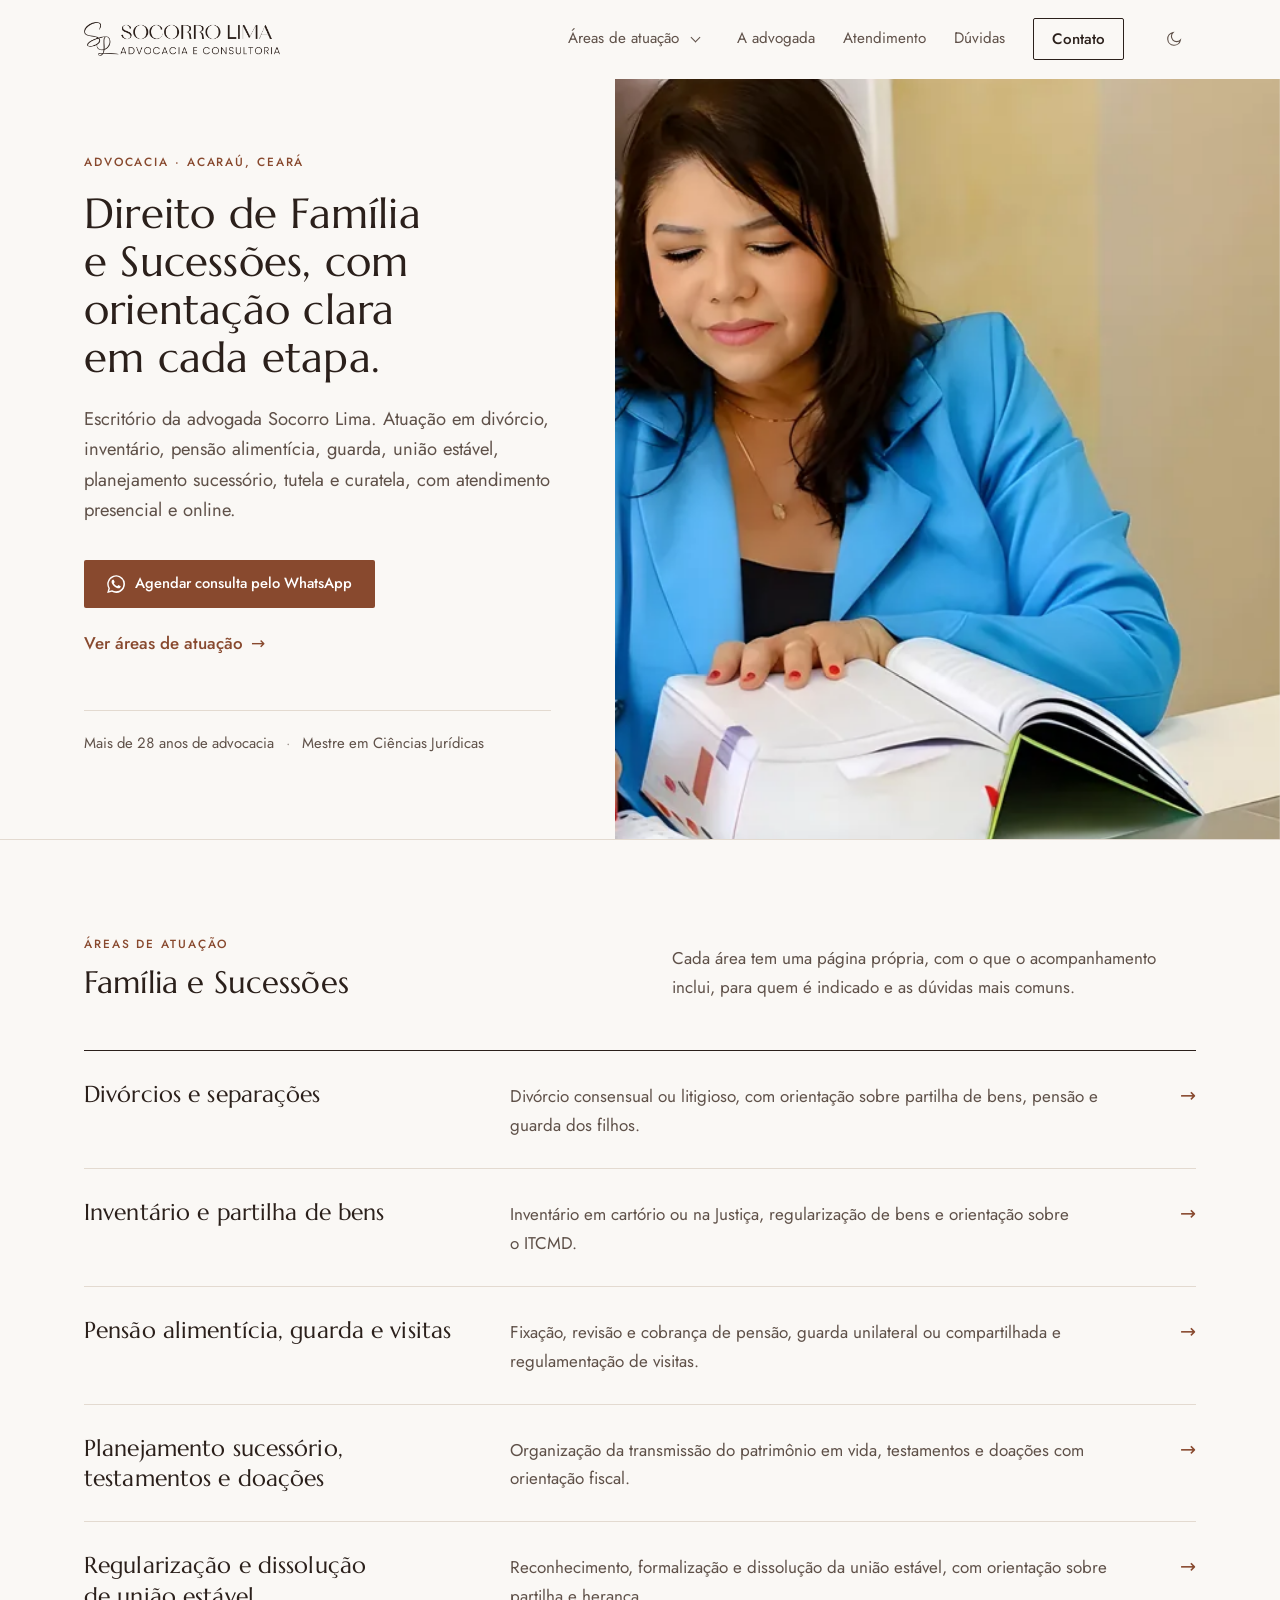
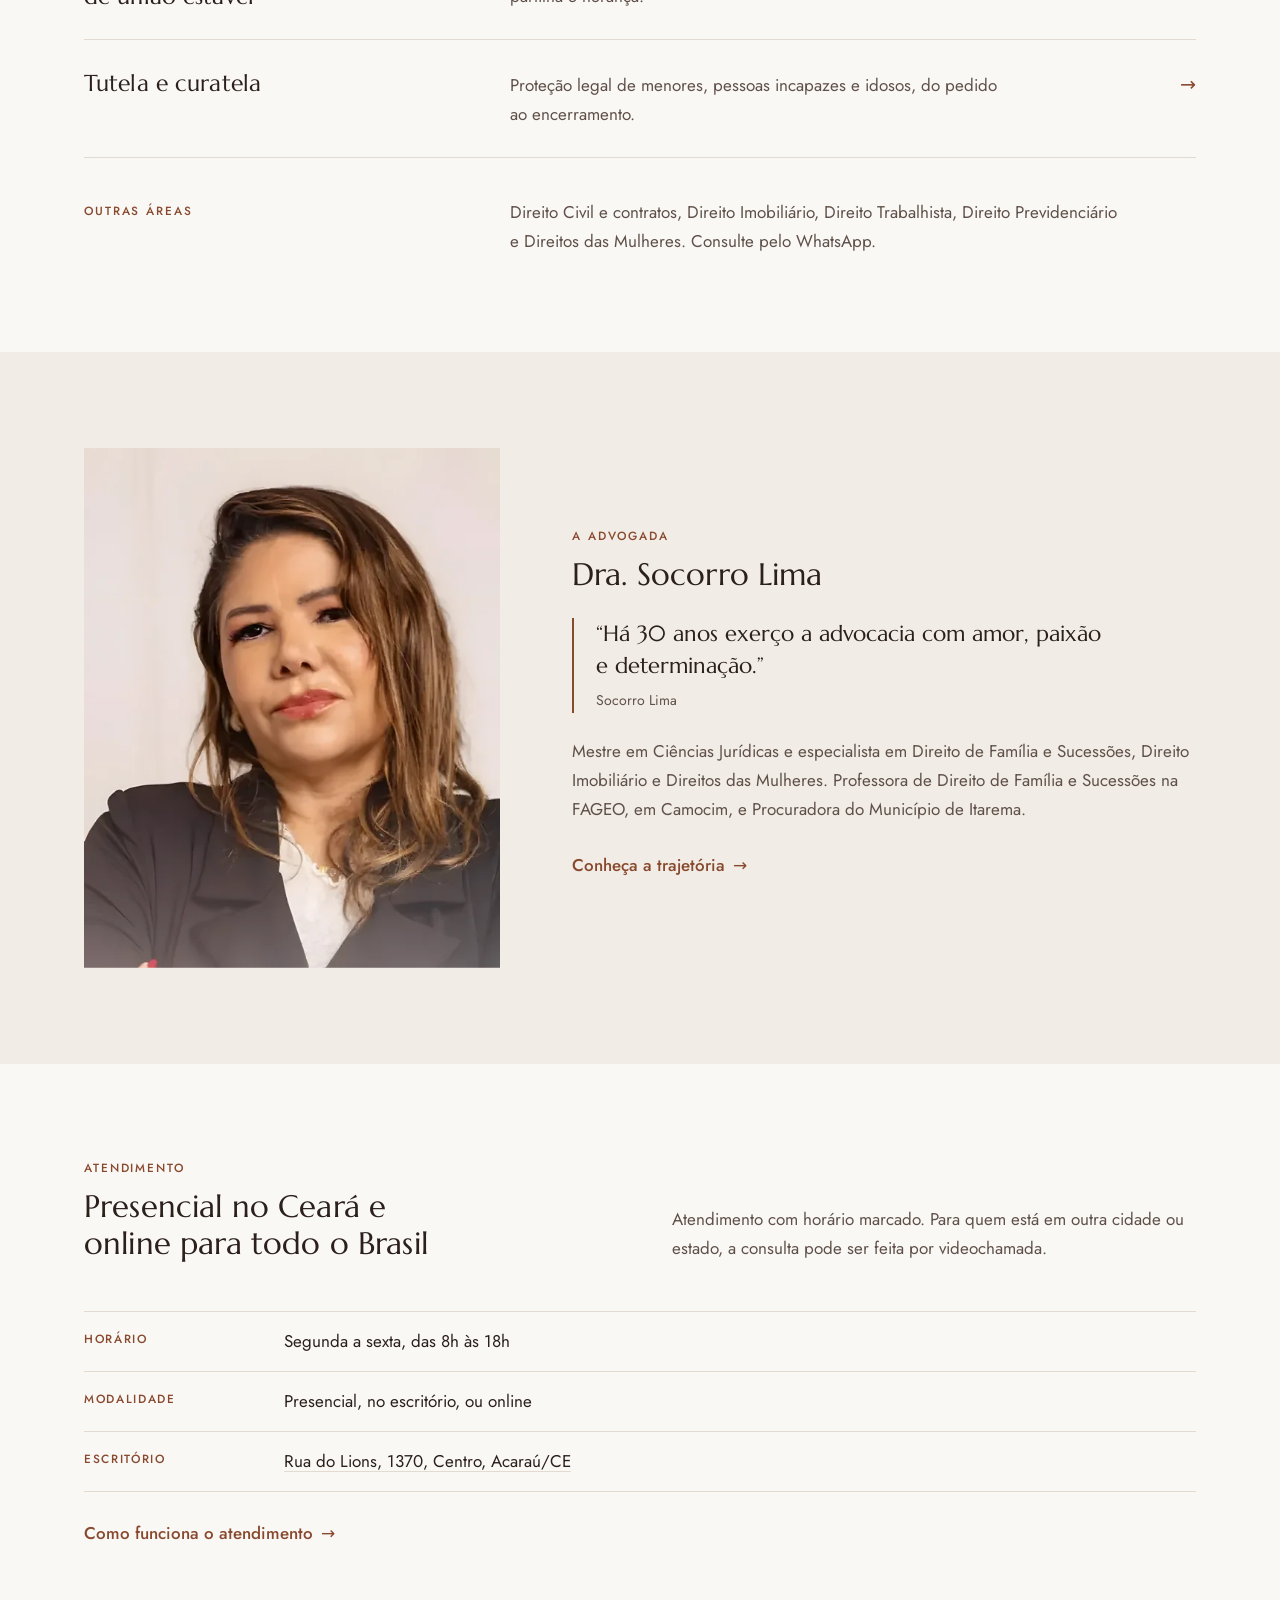
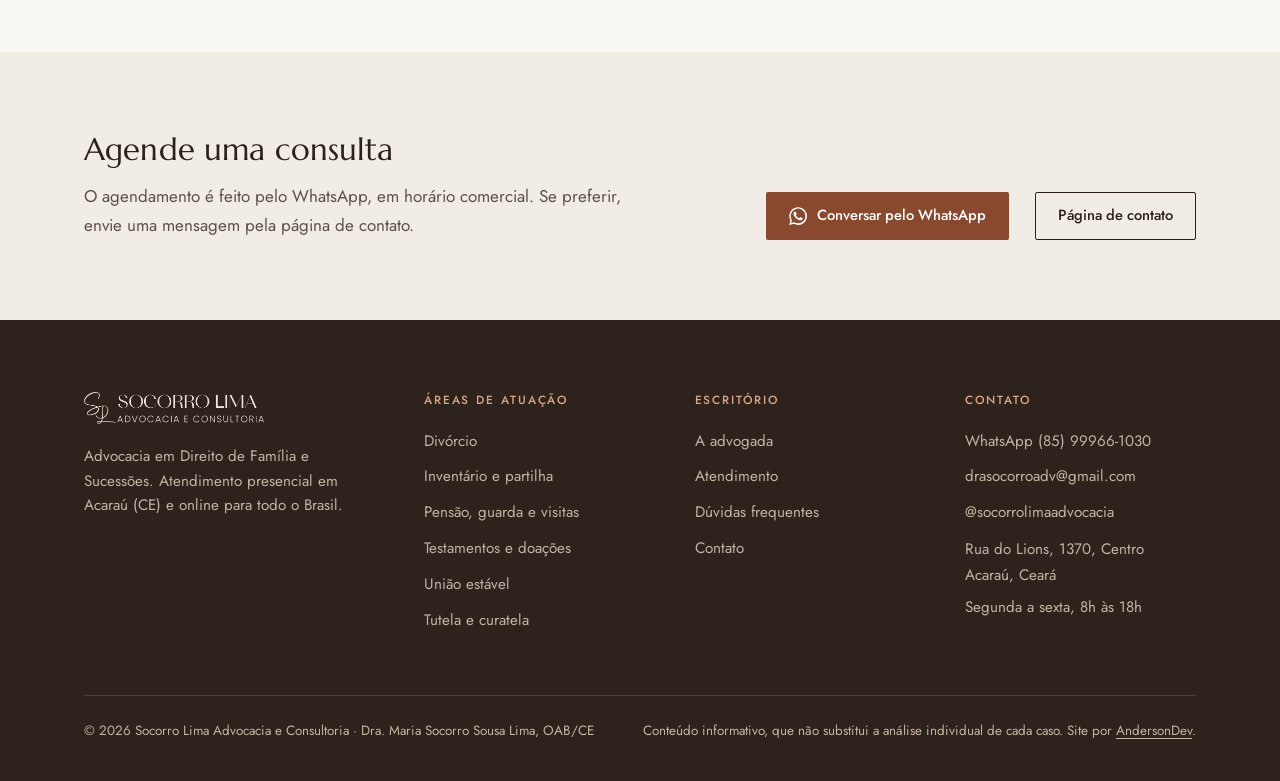
<file: index.html>
<!doctype html>
<html lang="pt-BR">
<head>
<meta charset="utf-8">
<meta name="viewport" content="width=device-width, initial-scale=1, viewport-fit=cover">
<title>Advogada de Família e Sucessões em Acaraú (CE) · Socorro Lima</title>
<meta name="description" content="Escritório da advogada Socorro Lima, com atuação em Direito de Família e Sucessões. Atendimento presencial em Acaraú (CE) e online.">
<meta property="og:title" content="Advogada de Família e Sucessões em Acaraú (CE) · Socorro Lima">
<meta property="og:description" content="Escritório da advogada Socorro Lima, com atuação em Direito de Família e Sucessões. Atendimento presencial em Acaraú (CE) e online.">
<meta property="og:type" content="website">
<meta property="og:locale" content="pt_BR">
<meta property="og:site_name" content="Socorro Lima Advocacia e Consultoria">
<meta name="theme-color" content="#faf8f5" media="(prefers-color-scheme: light)">
<meta name="theme-color" content="#1a1411" media="(prefers-color-scheme: dark)">
<link rel="icon" type="image/png" href="assets/img/favicon.png">
<link rel="apple-touch-icon" href="assets/img/apple-touch-icon.png">
<link rel="preload" href="assets/fonts/jost-latin.woff2" as="font" type="font/woff2" crossorigin>
<link rel="preload" href="assets/fonts/marcellus-latin.woff2" as="font" type="font/woff2" crossorigin>
<link rel="stylesheet" href="assets/site.css">
<script>document.documentElement.classList.add('js');try{var t=localStorage.getItem('sl-theme');if(t)document.documentElement.dataset.theme=t}catch(e){}</script>
<script type="application/ld+json">
{
 "@context": "https://schema.org",
 "@type": "LegalService",
 "name": "Socorro Lima Advocacia e Consultoria",
 "description": "Escritório da advogada Socorro Lima, com atuação em Direito de Família e Sucessões: divórcio, inventário, pensão alimentícia, guarda, união estável, planejamento sucessório, tutela e curatela.",
 "telephone": "+55-85-99966-1030",
 "email": "drasocorroadv@gmail.com",
 "address": {
  "@type": "PostalAddress",
  "streetAddress": "Rua do Lions, 1370, Centro",
  "addressLocality": "Acaraú",
  "addressRegion": "CE",
  "addressCountry": "BR"
 },
 "openingHoursSpecification": [
  {
   "@type": "OpeningHoursSpecification",
   "dayOfWeek": [
    "Monday",
    "Tuesday",
    "Wednesday",
    "Thursday",
    "Friday"
   ],
   "opens": "08:00",
   "closes": "18:00"
  }
 ],
 "areaServed": [
  {
   "@type": "City",
   "name": "Acaraú"
  },
  {
   "@type": "State",
   "name": "Ceará"
  },
  {
   "@type": "Country",
   "name": "Brasil"
  }
 ],
 "knowsAbout": [
  "Direito de Família",
  "Direito das Sucessões",
  "Divórcio",
  "Inventário",
  "Pensão alimentícia",
  "Guarda de filhos",
  "União estável",
  "Planejamento sucessório",
  "Tutela",
  "Curatela"
 ],
 "sameAs": [
  "https://www.instagram.com/socorrolimaadvocacia/"
 ],
 "founder": {
  "@type": "Person",
  "name": "Maria Socorro Sousa Lima",
  "jobTitle": "Advogada"
 }
}
</script>
</head>
<body>
<a class="skip" href="#conteudo">Pular para o conteúdo</a>
<header class="top" id="top">
  <div class="wrap">
    <a class="brand" href="index.html" aria-label="Socorro Lima Advocacia e Consultoria, página inicial"><img class="logo logo-l" src="assets/img/logo-escuro.png" alt="" width="706" height="126" fetchpriority="high"><img class="logo logo-d" src="assets/img/logo-claro.png" alt="" width="706" height="126"></a>
    <nav class="nav" aria-label="Navegação principal">
      <div class="dd">
        <a href="areas.html">Áreas de atuação</a>
        <button class="dd-btn" type="button" aria-expanded="false" aria-controls="dd-areas" aria-label="Mostrar áreas de atuação"></button>
        <div class="dd-panel" id="dd-areas"><a href="divorcio.html">Divórcios e separações</a><a href="inventario.html">Inventário e partilha de bens</a><a href="pensao-guarda-visitas.html">Pensão alimentícia, guarda e visitas</a><a href="planejamento-sucessorio.html">Planejamento sucessório, testamentos e doações</a><a href="uniao-estavel.html">Regularização e dissolução de união estável</a><a href="tutela-curatela.html">Tutela e curatela</a><a class="all" href="areas.html">Todas as áreas</a></div>
      </div>
      <a href="a-advogada.html">A advogada</a><a href="atendimento.html">Atendimento</a><a href="duvidas.html">Dúvidas</a>
      <a class="btn btn-line" href="contato.html">Contato</a>
    </nav>
    <div class="tools">
      <button class="icon-btn" id="theme" type="button" aria-label="Alternar tema claro ou escuro"><svg viewBox="0 0 24 24" fill="none" stroke="currentColor" stroke-width="1.5" aria-hidden="true"><path d="M20.5 13.4A8.5 8.5 0 1 1 10.6 3.5a6.6 6.6 0 0 0 9.9 9.9Z"/></svg></button>
      <button class="icon-btn burger" id="burger" type="button" aria-label="Abrir menu" aria-expanded="false" aria-controls="mnav"><span></span><span></span><span></span></button>
    </div>
  </div>
</header>
<nav class="mnav" id="mnav" aria-label="Menu">
  <a href="index.html" aria-current="page">Início</a>
  <div class="grp"><a href="areas.html">Áreas de atuação</a><div class="sub"><a href="divorcio.html">Divórcio</a><a href="inventario.html">Inventário e partilha</a><a href="pensao-guarda-visitas.html">Pensão, guarda e visitas</a><a href="planejamento-sucessorio.html">Testamentos e doações</a><a href="uniao-estavel.html">União estável</a><a href="tutela-curatela.html">Tutela e curatela</a></div></div>
  <a href="a-advogada.html">A advogada</a><a href="atendimento.html">Atendimento</a><a href="duvidas.html">Dúvidas</a>
  <a class="btn btn-primary" href="contato.html">Contato</a>
</nav>
<main id="conteudo">

<section class="hero" aria-labelledby="h1">
  <div class="hero-in">
    <div class="hero-text">
      <span class="label">Advocacia · Acaraú, Ceará</span>
      <h1 id="h1">Direito de Família e Sucessões, com orientação clara em cada etapa.</h1>
      <p class="lead">Escritório da advogada Socorro Lima. Atuação em divórcio, inventário, pensão alimentícia, guarda, união estável, planejamento sucessório, tutela e curatela, com atendimento presencial e online.</p>
      <div class="actions">
        <a class="btn btn-primary" href="https://wa.me/5585999661030?text=Ol%C3%A1%2C%20Dra.%20Socorro.%20Vim%20pelo%20site%20e%20gostaria%20de%20agendar%20uma%20consulta." target="_blank" rel="noopener"><svg viewBox="0 0 24 24" fill="currentColor" aria-hidden="true"><path d="M17.5 14.4c-.3-.1-1.7-.8-2-.9-.3-.1-.5-.1-.7.1-.2.3-.8.9-.9 1.1-.2.2-.3.2-.6.1-.3-.1-1.2-.5-2.4-1.5-.9-.8-1.5-1.8-1.6-2.1-.2-.3 0-.4.1-.6l.4-.5c.2-.2.2-.3.3-.5.1-.2 0-.4 0-.5l-.9-2.2c-.2-.6-.5-.5-.7-.5h-.6c-.2 0-.5.1-.8.4-.3.3-1 1-1 2.5s1.1 2.9 1.2 3.1c.1.2 2.1 3.2 5.1 4.5.7.3 1.3.5 1.7.6.7.2 1.4.2 1.9.1.6-.1 1.7-.7 2-1.4.2-.7.2-1.2.2-1.4-.1-.1-.3-.2-.6-.3ZM12 21.8c-1.8 0-3.5-.5-5-1.4l-.4-.2-3.7 1 1-3.6-.2-.4A9.8 9.8 0 1 1 12 21.8Zm8.4-18.2A11.8 11.8 0 0 0 1.9 17.9L.2 24l6.3-1.6A11.8 11.8 0 0 0 24 12a11.7 11.7 0 0 0-3.6-8.4Z"/></svg>Agendar consulta pelo WhatsApp</a>
        <a class="tlink" href="areas.html">Ver áreas de atuação <span class="arr" aria-hidden="true">→</span></a>
      </div>
      <ul class="facts"><li>Mais de 30 anos de advocacia</li><li>Mestre em Ciências Jurídicas</li></ul>
    </div>
    <figure class="hero-photo">
      <img src="assets/img/hero.webp" srcset="assets/img/hero-960.webp 960w, assets/img/hero.webp 1850w" sizes="(max-width:900px) 100vw, 52vw" alt="A advogada Socorro Lima em seu escritório, consultando um código de leis" width="925" height="650" fetchpriority="high">
    </figure>
  </div>
</section>

<section class="sec" aria-labelledby="h-areas">
  <div class="wrap">
    <div class="shead">
      <div><span class="label">Áreas de atuação</span><h2 id="h-areas">Família e Sucessões</h2></div>
      <p>Cada área tem uma página própria, com o que o acompanhamento inclui, para quem é indicado e as dúvidas mais comuns.</p>
    </div>
    <ul class="alist"><li><a href="divorcio.html"><h3>Divórcios e separações</h3><p class="desc">Divórcio consensual ou litigioso, com orientação sobre partilha de bens, pensão e guarda dos filhos.</p><span class="arr" aria-hidden="true">→</span></a></li><li><a href="inventario.html"><h3>Inventário e partilha de bens</h3><p class="desc">Inventário em cartório ou na Justiça, regularização de bens e orientação sobre o ITCMD.</p><span class="arr" aria-hidden="true">→</span></a></li><li><a href="pensao-guarda-visitas.html"><h3>Pensão alimentícia, guarda e visitas</h3><p class="desc">Fixação, revisão e cobrança de pensão, guarda unilateral ou compartilhada e regulamentação de visitas.</p><span class="arr" aria-hidden="true">→</span></a></li><li><a href="planejamento-sucessorio.html"><h3>Planejamento sucessório, testamentos e doações</h3><p class="desc">Organização da transmissão do patrimônio em vida, testamentos e doações com orientação fiscal.</p><span class="arr" aria-hidden="true">→</span></a></li><li><a href="uniao-estavel.html"><h3>Regularização e dissolução de união estável</h3><p class="desc">Reconhecimento, formalização e dissolução da união estável, com orientação sobre partilha e herança.</p><span class="arr" aria-hidden="true">→</span></a></li><li><a href="tutela-curatela.html"><h3>Tutela e curatela</h3><p class="desc">Proteção legal de menores, pessoas incapazes e idosos, do pedido ao encerramento.</p><span class="arr" aria-hidden="true">→</span></a></li></ul>
    <div class="others"><span class="label">Outras áreas</span><p>Direito Civil e contratos, Direito Imobiliário, Direito Trabalhista, Direito Previdenciário e Direitos das Mulheres. Consulte pelo WhatsApp.</p></div>
  </div>
</section>

<section class="sec alt" aria-labelledby="h-adv">
  <div class="wrap duo">
    <figure class="portrait"><img src="assets/img/retrato.webp" srcset="assets/img/retrato-560.webp 560w, assets/img/retrato.webp 1120w" sizes="(max-width:900px) min(440px, 100vw), 420px" alt="Retrato da advogada Socorro Lima" width="560" height="700" loading="lazy"></figure>
    <div>
      <span class="label">A advogada</span>
      <h2 id="h-adv" style="margin-top:14px">Dra. Socorro Lima</h2>
      <blockquote class="quote"><p>“Há 30 anos exerço a advocacia com amor, paixão e determinação.”</p><cite>Socorro Lima</cite></blockquote>
      <div class="prose"><p>Mestre em Ciências Jurídicas e especialista em Direito de Família e Sucessões, Direito Imobiliário e Direitos das Mulheres. Professora de Direito de Família e Sucessões na FAGEO, em Camocim, e Procuradora do Município de Itarema.</p></div>
      <p style="margin-top:20px"><a class="tlink" href="a-advogada.html">Conheça a trajetória <span class="arr" aria-hidden="true">→</span></a></p>
    </div>
  </div>
</section>

<section class="sec" aria-labelledby="h-at">
  <div class="wrap">
    <div class="shead">
      <div><span class="label">Atendimento</span><h2 id="h-at">Presencial no Ceará e online para todo o Brasil</h2></div>
      <p>Atendimento com horário marcado. Para quem está em outra cidade ou estado, a consulta pode ser feita por videochamada.</p>
    </div>
    <dl class="defs">
      <div><dt>Horário</dt><dd>Segunda a sexta, das 8h às 18h</dd></div>
      <div><dt>Modalidade</dt><dd>Presencial, no escritório, ou online</dd></div>
      <div><dt>Escritório</dt><dd><a class="plain" href="https://www.google.com/maps/search/?api=1&amp;query=Rua+do+Lions+1370+Centro+Acara%C3%BA+CE" target="_blank" rel="noopener">Rua do Lions, 1370, Centro, Acaraú/CE</a></dd></div>
    </dl>
    <p style="margin-top:20px"><a class="tlink" href="atendimento.html">Como funciona o atendimento <span class="arr" aria-hidden="true">→</span></a></p>
  </div>
</section>
<section class="cta" aria-labelledby="cta-h"><div class="wrap">
  <div><h2 id="cta-h">Agende uma consulta</h2><p>O agendamento é feito pelo WhatsApp, em horário comercial. Se preferir, envie uma mensagem pela página de contato.</p></div>
  <div class="actions"><a class="btn btn-primary" href="https://wa.me/5585999661030?text=Ol%C3%A1%2C%20Dra.%20Socorro.%20Vim%20pelo%20site%20e%20gostaria%20de%20agendar%20uma%20consulta." target="_blank" rel="noopener"><svg viewBox="0 0 24 24" fill="currentColor" aria-hidden="true"><path d="M17.5 14.4c-.3-.1-1.7-.8-2-.9-.3-.1-.5-.1-.7.1-.2.3-.8.9-.9 1.1-.2.2-.3.2-.6.1-.3-.1-1.2-.5-2.4-1.5-.9-.8-1.5-1.8-1.6-2.1-.2-.3 0-.4.1-.6l.4-.5c.2-.2.2-.3.3-.5.1-.2 0-.4 0-.5l-.9-2.2c-.2-.6-.5-.5-.7-.5h-.6c-.2 0-.5.1-.8.4-.3.3-1 1-1 2.5s1.1 2.9 1.2 3.1c.1.2 2.1 3.2 5.1 4.5.7.3 1.3.5 1.7.6.7.2 1.4.2 1.9.1.6-.1 1.7-.7 2-1.4.2-.7.2-1.2.2-1.4-.1-.1-.3-.2-.6-.3ZM12 21.8c-1.8 0-3.5-.5-5-1.4l-.4-.2-3.7 1 1-3.6-.2-.4A9.8 9.8 0 1 1 12 21.8Zm8.4-18.2A11.8 11.8 0 0 0 1.9 17.9L.2 24l6.3-1.6A11.8 11.8 0 0 0 24 12a11.7 11.7 0 0 0-3.6-8.4Z"/></svg>Conversar pelo WhatsApp</a><a class="btn btn-line" href="contato.html">Página de contato</a></div>
</div></section>
</main>
<footer>
  <div class="wrap">
    <div class="cols">
      <div><img class="logo logo-foot" src="assets/img/logo-claro.png" alt="Socorro Lima Advocacia e Consultoria" width="706" height="126" loading="lazy">
        <p class="about">Advocacia em Direito de Família e Sucessões. Atendimento presencial em Acaraú (CE) e online para todo o Brasil.</p></div>
      <div><h2>Áreas de atuação</h2><ul><li><a href="divorcio.html">Divórcio</a></li><li><a href="inventario.html">Inventário e partilha</a></li><li><a href="pensao-guarda-visitas.html">Pensão, guarda e visitas</a></li><li><a href="planejamento-sucessorio.html">Testamentos e doações</a></li><li><a href="uniao-estavel.html">União estável</a></li><li><a href="tutela-curatela.html">Tutela e curatela</a></li></ul></div>
      <div><h2>Escritório</h2><ul><li><a href="a-advogada.html">A advogada</a></li><li><a href="atendimento.html">Atendimento</a></li><li><a href="duvidas.html">Dúvidas frequentes</a></li><li><a href="contato.html">Contato</a></li></ul></div>
      <div><h2>Contato</h2><ul>
        <li><a href="https://wa.me/5585999661030?text=Ol%C3%A1%2C%20Dra.%20Socorro.%20Vim%20pelo%20site%20e%20gostaria%20de%20agendar%20uma%20consulta." target="_blank" rel="noopener">WhatsApp (85) 99966-1030</a></li>
        <li><a href="mailto:drasocorroadv@gmail.com">drasocorroadv@gmail.com</a></li>
        <li><a href="https://www.instagram.com/socorrolimaadvocacia/" target="_blank" rel="noopener">@socorrolimaadvocacia</a></li>
        <li style="padding-top:6px">Rua do Lions, 1370, Centro<br>Acaraú, Ceará</li>
        <li style="padding-top:6px">Segunda a sexta, 8h às 18h</li></ul></div>
    </div>
    <div class="legal">
      <p>© <span id="ano">2026</span> Socorro Lima Advocacia e Consultoria · Dra. Maria Socorro Sousa Lima, OAB/CE</p>
      <p>Conteúdo informativo, que não substitui a análise individual de cada caso. Site por <a href="https://www.instagram.com/anderson.fsfs/" target="_blank" rel="noopener">AndersonDev</a>.</p>
    </div>
  </div>
</footer>
<script src="assets/site.js"></script>
</body>
</html>
</file>
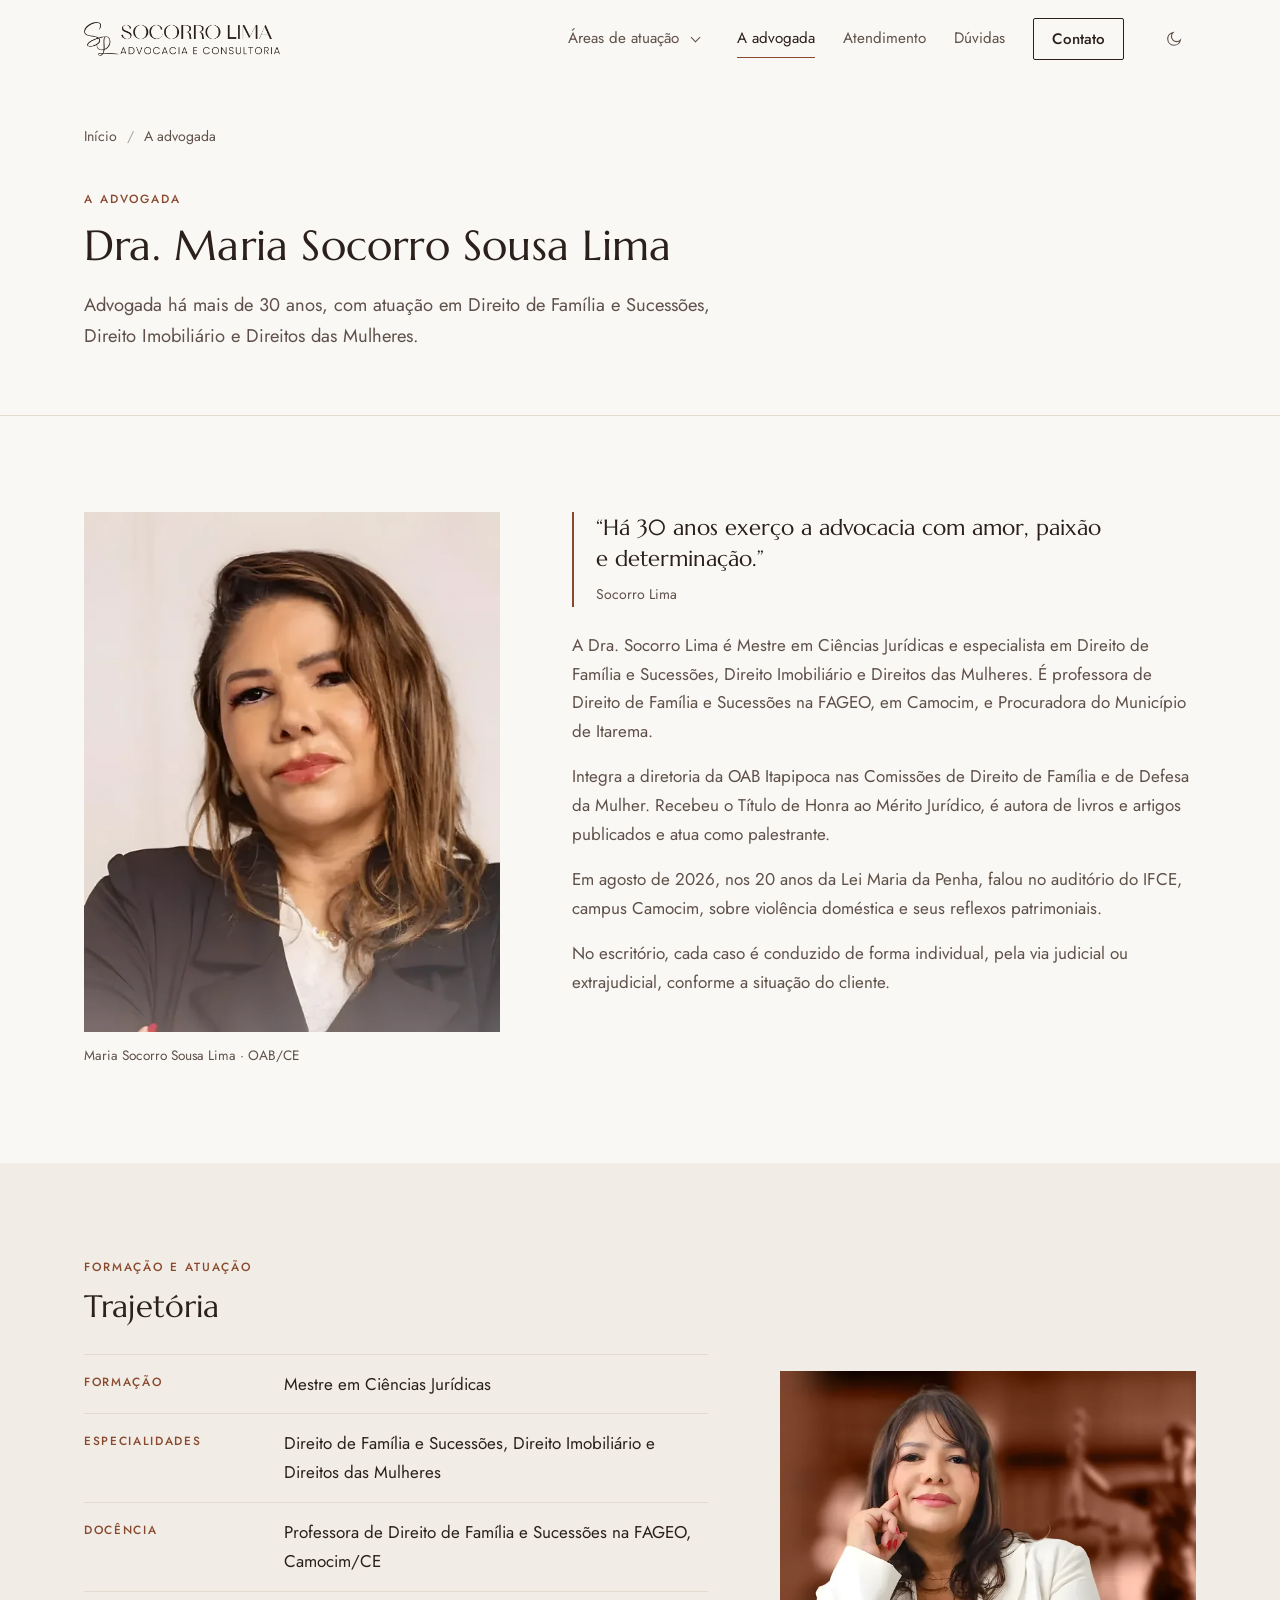
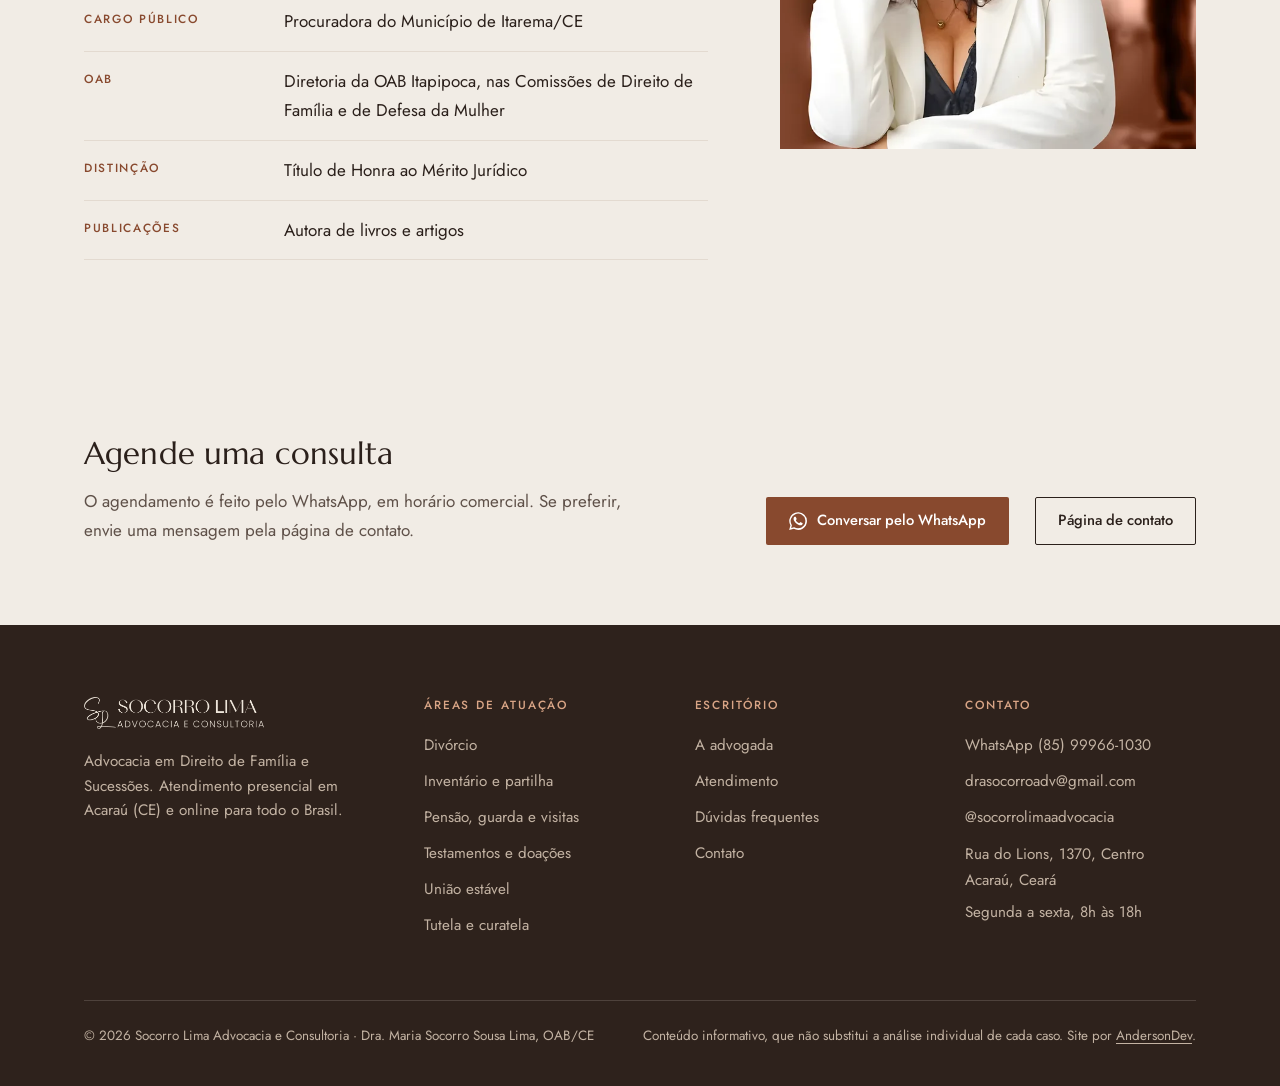
<file: a-advogada.html>
<!doctype html>
<html lang="pt-BR">
<head>
<meta charset="utf-8">
<meta name="viewport" content="width=device-width, initial-scale=1, viewport-fit=cover">
<title>Dra. Socorro Lima · Advogada em Acaraú (CE)</title>
<meta name="description" content="Dra. Socorro Lima: advogada há mais de 30 anos, Mestre em Ciências Jurídicas, professora e Procuradora do Município de Itarema.">
<meta property="og:title" content="Dra. Socorro Lima · Advogada em Acaraú (CE)">
<meta property="og:description" content="Dra. Socorro Lima: advogada há mais de 30 anos, Mestre em Ciências Jurídicas, professora e Procuradora do Município de Itarema.">
<meta property="og:type" content="website">
<meta property="og:locale" content="pt_BR">
<meta property="og:site_name" content="Socorro Lima Advocacia e Consultoria">
<meta name="theme-color" content="#faf8f5" media="(prefers-color-scheme: light)">
<meta name="theme-color" content="#1a1411" media="(prefers-color-scheme: dark)">
<link rel="icon" type="image/png" href="assets/img/favicon.png">
<link rel="apple-touch-icon" href="assets/img/apple-touch-icon.png">
<link rel="preload" href="assets/fonts/jost-latin.woff2" as="font" type="font/woff2" crossorigin>
<link rel="preload" href="assets/fonts/marcellus-latin.woff2" as="font" type="font/woff2" crossorigin>
<link rel="stylesheet" href="assets/site.css">
<script>document.documentElement.classList.add('js');try{var t=localStorage.getItem('sl-theme');if(t)document.documentElement.dataset.theme=t}catch(e){}</script>
</head>
<body>
<a class="skip" href="#conteudo">Pular para o conteúdo</a>
<header class="top" id="top">
  <div class="wrap">
    <a class="brand" href="index.html" aria-label="Socorro Lima Advocacia e Consultoria, página inicial"><img class="logo logo-l" src="assets/img/logo-escuro.png" alt="" width="706" height="126" fetchpriority="high"><img class="logo logo-d" src="assets/img/logo-claro.png" alt="" width="706" height="126"></a>
    <nav class="nav" aria-label="Navegação principal">
      <div class="dd">
        <a href="areas.html">Áreas de atuação</a>
        <button class="dd-btn" type="button" aria-expanded="false" aria-controls="dd-areas" aria-label="Mostrar áreas de atuação"></button>
        <div class="dd-panel" id="dd-areas"><a href="divorcio.html">Divórcios e separações</a><a href="inventario.html">Inventário e partilha de bens</a><a href="pensao-guarda-visitas.html">Pensão alimentícia, guarda e visitas</a><a href="planejamento-sucessorio.html">Planejamento sucessório, testamentos e doações</a><a href="uniao-estavel.html">Regularização e dissolução de união estável</a><a href="tutela-curatela.html">Tutela e curatela</a><a class="all" href="areas.html">Todas as áreas</a></div>
      </div>
      <a href="a-advogada.html" aria-current="page">A advogada</a><a href="atendimento.html">Atendimento</a><a href="duvidas.html">Dúvidas</a>
      <a class="btn btn-line" href="contato.html">Contato</a>
    </nav>
    <div class="tools">
      <button class="icon-btn" id="theme" type="button" aria-label="Alternar tema claro ou escuro"><svg viewBox="0 0 24 24" fill="none" stroke="currentColor" stroke-width="1.5" aria-hidden="true"><path d="M20.5 13.4A8.5 8.5 0 1 1 10.6 3.5a6.6 6.6 0 0 0 9.9 9.9Z"/></svg></button>
      <button class="icon-btn burger" id="burger" type="button" aria-label="Abrir menu" aria-expanded="false" aria-controls="mnav"><span></span><span></span><span></span></button>
    </div>
  </div>
</header>
<nav class="mnav" id="mnav" aria-label="Menu">
  <a href="index.html">Início</a>
  <div class="grp"><a href="areas.html">Áreas de atuação</a><div class="sub"><a href="divorcio.html">Divórcio</a><a href="inventario.html">Inventário e partilha</a><a href="pensao-guarda-visitas.html">Pensão, guarda e visitas</a><a href="planejamento-sucessorio.html">Testamentos e doações</a><a href="uniao-estavel.html">União estável</a><a href="tutela-curatela.html">Tutela e curatela</a></div></div>
  <a href="a-advogada.html" aria-current="page">A advogada</a><a href="atendimento.html">Atendimento</a><a href="duvidas.html">Dúvidas</a>
  <a class="btn btn-primary" href="contato.html">Contato</a>
</nav>
<main id="conteudo">
<header class="phead"><div class="wrap">
  <nav aria-label="Você está em"><ol class="crumbs"><li><a href="index.html">Início</a></li><li aria-current="page">A advogada</li></ol></nav>
  <span class="label">A advogada</span>
  <h1>Dra. Maria Socorro Sousa Lima</h1>
  <p class="lead">Advogada há mais de 30 anos, com atuação em Direito de Família e Sucessões, Direito Imobiliário e Direitos das Mulheres.</p>
</div></header>
<section class="sec"><div class="wrap duo" style="align-items:start">
  <figure class="portrait"><img src="assets/img/retrato.webp" srcset="assets/img/retrato-560.webp 560w, assets/img/retrato.webp 1120w" sizes="(max-width:900px) min(440px, 100vw), 420px" alt="Retrato da advogada Socorro Lima" width="560" height="700"><figcaption>Maria Socorro Sousa Lima · OAB/CE</figcaption></figure>
  <div>
    <blockquote class="quote" style="margin-top:0"><p>“Há 30 anos exerço a advocacia com amor, paixão e determinação.”</p><cite>Socorro Lima</cite></blockquote>
    <div class="prose">
      <p>A Dra. Socorro Lima é Mestre em Ciências Jurídicas e especialista em Direito de Família e Sucessões, Direito Imobiliário e Direitos das Mulheres. É professora de Direito de Família e Sucessões na FAGEO, em Camocim, e Procuradora do Município de Itarema.</p>
      <p>Integra a diretoria da OAB Itapipoca nas Comissões de Direito de Família e de Defesa da Mulher. Recebeu o Título de Honra ao Mérito Jurídico, é autora de livros e artigos publicados e atua como palestrante.</p>
      <p>Em agosto de 2026, nos 20 anos da Lei Maria da Penha, falou no auditório do IFCE, campus Camocim, sobre violência doméstica e seus reflexos patrimoniais.</p>
      <p>No escritório, cada caso é conduzido de forma individual, pela via judicial ou extrajudicial, conforme a situação do cliente.</p>
    </div>
  </div>
</div></section>
<section class="sec alt" aria-labelledby="h-cv"><div class="wrap duo rev">
  <div>
    <span class="label">Formação e atuação</span>
    <h2 id="h-cv" style="margin:14px 0 28px">Trajetória</h2>
    <dl class="defs">
      <div><dt>Formação</dt><dd>Mestre em Ciências Jurídicas</dd></div>
      <div><dt>Especialidades</dt><dd>Direito de Família e Sucessões, Direito Imobiliário e Direitos das Mulheres</dd></div>
      <div><dt>Docência</dt><dd>Professora de Direito de Família e Sucessões na FAGEO, Camocim/CE</dd></div>
      <div><dt>Cargo público</dt><dd>Procuradora do Município de Itarema/CE</dd></div>
      <div><dt>OAB</dt><dd>Diretoria da OAB Itapipoca, nas Comissões de Direito de Família e de Defesa da Mulher</dd></div>
      <div><dt>Distinção</dt><dd>Título de Honra ao Mérito Jurídico</dd></div>
      <div><dt>Publicações</dt><dd>Autora de livros e artigos</dd></div>
    </dl>
  </div>
  <figure class="portrait"><img src="assets/img/branco.webp" srcset="assets/img/branco-660.webp 660w, assets/img/branco.webp 1320w" sizes="(max-width:900px) min(440px, 100vw), 630px" alt="A advogada Socorro Lima, de blazer branco" width="660" height="600" loading="lazy" style="aspect-ratio:660/600"></figure>
</div></section><section class="cta" aria-labelledby="cta-h"><div class="wrap">
  <div><h2 id="cta-h">Agende uma consulta</h2><p>O agendamento é feito pelo WhatsApp, em horário comercial. Se preferir, envie uma mensagem pela página de contato.</p></div>
  <div class="actions"><a class="btn btn-primary" href="https://wa.me/5585999661030?text=Ol%C3%A1%2C%20Dra.%20Socorro.%20Vim%20pelo%20site%20e%20gostaria%20de%20agendar%20uma%20consulta." target="_blank" rel="noopener"><svg viewBox="0 0 24 24" fill="currentColor" aria-hidden="true"><path d="M17.5 14.4c-.3-.1-1.7-.8-2-.9-.3-.1-.5-.1-.7.1-.2.3-.8.9-.9 1.1-.2.2-.3.2-.6.1-.3-.1-1.2-.5-2.4-1.5-.9-.8-1.5-1.8-1.6-2.1-.2-.3 0-.4.1-.6l.4-.5c.2-.2.2-.3.3-.5.1-.2 0-.4 0-.5l-.9-2.2c-.2-.6-.5-.5-.7-.5h-.6c-.2 0-.5.1-.8.4-.3.3-1 1-1 2.5s1.1 2.9 1.2 3.1c.1.2 2.1 3.2 5.1 4.5.7.3 1.3.5 1.7.6.7.2 1.4.2 1.9.1.6-.1 1.7-.7 2-1.4.2-.7.2-1.2.2-1.4-.1-.1-.3-.2-.6-.3ZM12 21.8c-1.8 0-3.5-.5-5-1.4l-.4-.2-3.7 1 1-3.6-.2-.4A9.8 9.8 0 1 1 12 21.8Zm8.4-18.2A11.8 11.8 0 0 0 1.9 17.9L.2 24l6.3-1.6A11.8 11.8 0 0 0 24 12a11.7 11.7 0 0 0-3.6-8.4Z"/></svg>Conversar pelo WhatsApp</a><a class="btn btn-line" href="contato.html">Página de contato</a></div>
</div></section>
</main>
<footer>
  <div class="wrap">
    <div class="cols">
      <div><img class="logo logo-foot" src="assets/img/logo-claro.png" alt="Socorro Lima Advocacia e Consultoria" width="706" height="126" loading="lazy">
        <p class="about">Advocacia em Direito de Família e Sucessões. Atendimento presencial em Acaraú (CE) e online para todo o Brasil.</p></div>
      <div><h2>Áreas de atuação</h2><ul><li><a href="divorcio.html">Divórcio</a></li><li><a href="inventario.html">Inventário e partilha</a></li><li><a href="pensao-guarda-visitas.html">Pensão, guarda e visitas</a></li><li><a href="planejamento-sucessorio.html">Testamentos e doações</a></li><li><a href="uniao-estavel.html">União estável</a></li><li><a href="tutela-curatela.html">Tutela e curatela</a></li></ul></div>
      <div><h2>Escritório</h2><ul><li><a href="a-advogada.html">A advogada</a></li><li><a href="atendimento.html">Atendimento</a></li><li><a href="duvidas.html">Dúvidas frequentes</a></li><li><a href="contato.html">Contato</a></li></ul></div>
      <div><h2>Contato</h2><ul>
        <li><a href="https://wa.me/5585999661030?text=Ol%C3%A1%2C%20Dra.%20Socorro.%20Vim%20pelo%20site%20e%20gostaria%20de%20agendar%20uma%20consulta." target="_blank" rel="noopener">WhatsApp (85) 99966-1030</a></li>
        <li><a href="mailto:drasocorroadv@gmail.com">drasocorroadv@gmail.com</a></li>
        <li><a href="https://www.instagram.com/socorrolimaadvocacia/" target="_blank" rel="noopener">@socorrolimaadvocacia</a></li>
        <li style="padding-top:6px">Rua do Lions, 1370, Centro<br>Acaraú, Ceará</li>
        <li style="padding-top:6px">Segunda a sexta, 8h às 18h</li></ul></div>
    </div>
    <div class="legal">
      <p>© <span id="ano">2026</span> Socorro Lima Advocacia e Consultoria · Dra. Maria Socorro Sousa Lima, OAB/CE</p>
      <p>Conteúdo informativo, que não substitui a análise individual de cada caso. Site por <a href="https://www.instagram.com/anderson.fsfs/" target="_blank" rel="noopener">AndersonDev</a>.</p>
    </div>
  </div>
</footer>
<script src="assets/site.js"></script>
</body>
</html>
</file>
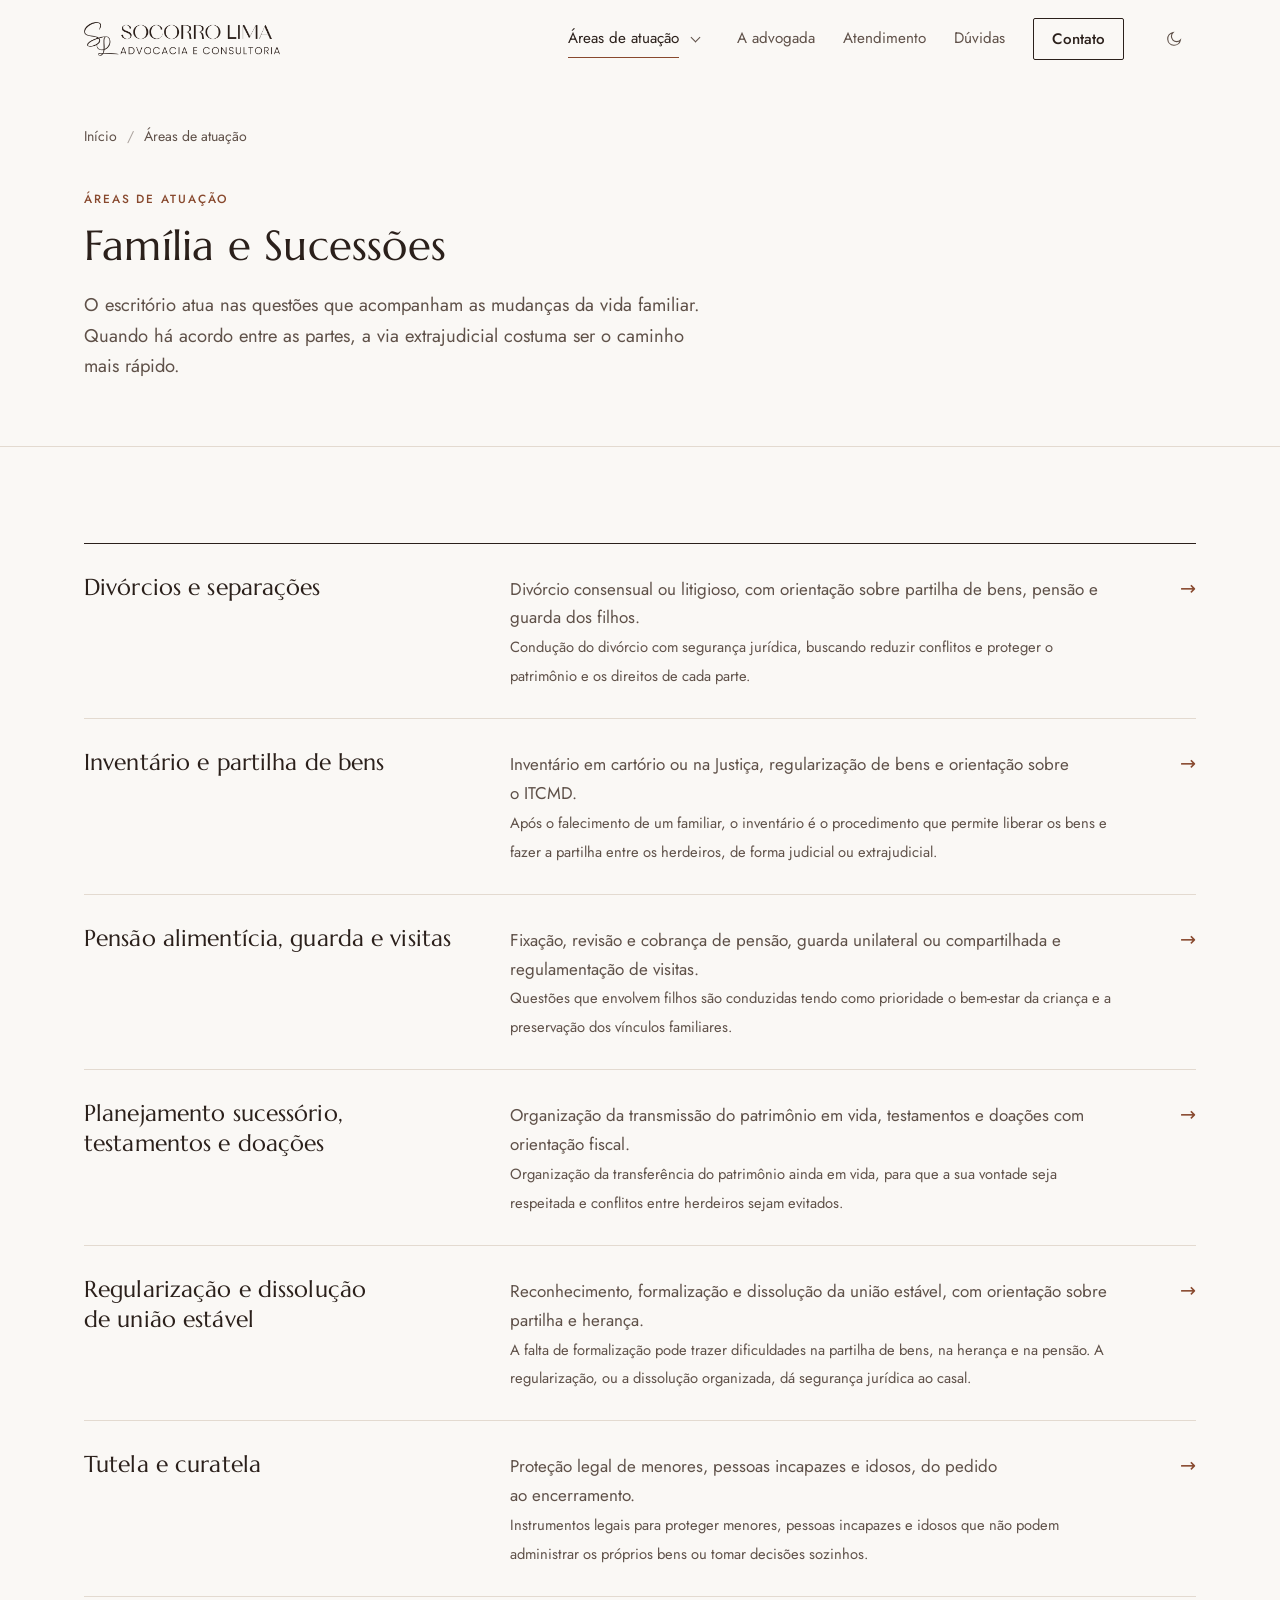
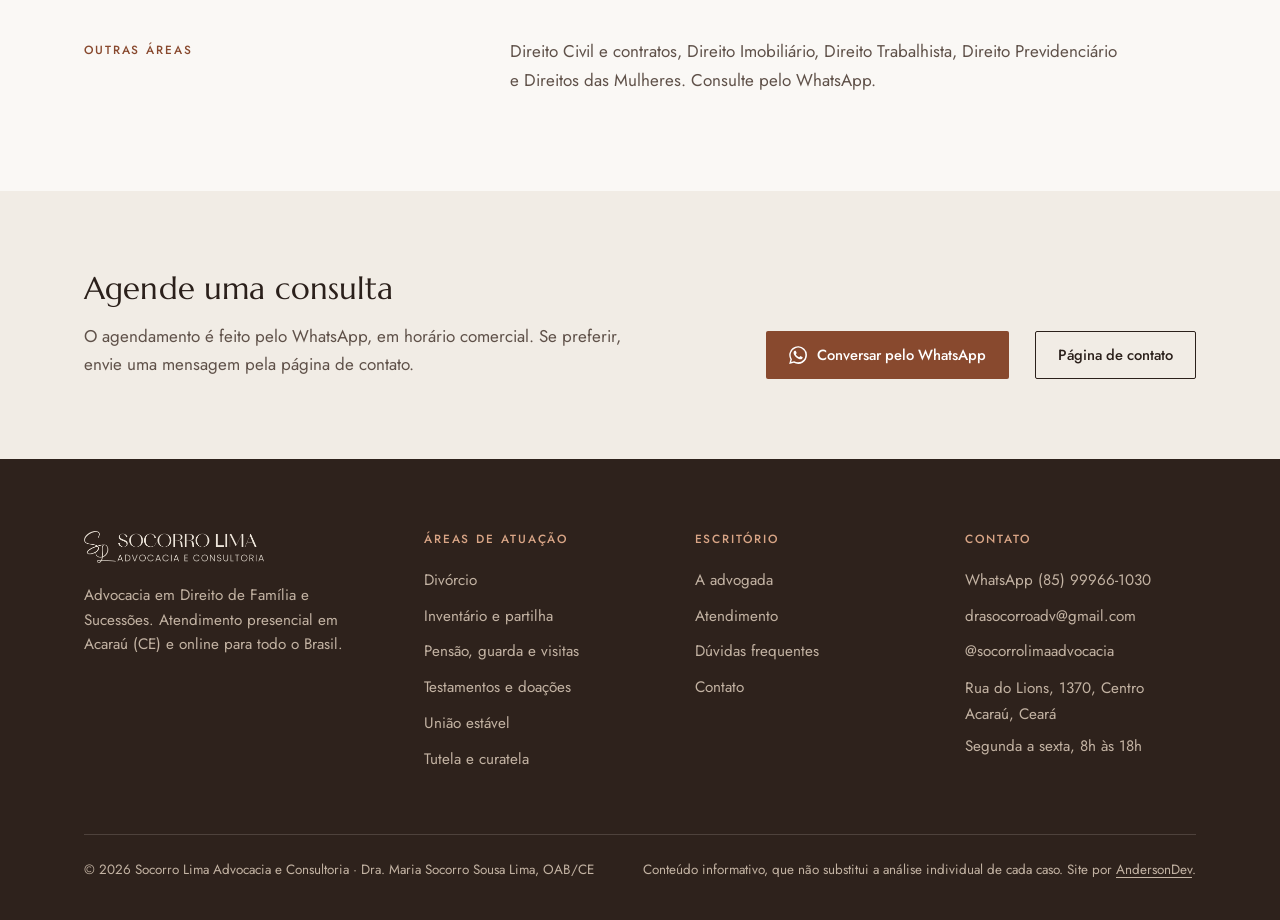
<file: areas.html>
<!doctype html>
<html lang="pt-BR">
<head>
<meta charset="utf-8">
<meta name="viewport" content="width=device-width, initial-scale=1, viewport-fit=cover">
<title>Áreas de atuação · Advogada de Família em Acaraú (CE)</title>
<meta name="description" content="Divórcio, inventário, pensão alimentícia, guarda, união estável, planejamento sucessório, tutela e curatela.">
<meta property="og:title" content="Áreas de atuação · Advogada de Família em Acaraú (CE)">
<meta property="og:description" content="Divórcio, inventário, pensão alimentícia, guarda, união estável, planejamento sucessório, tutela e curatela.">
<meta property="og:type" content="website">
<meta property="og:locale" content="pt_BR">
<meta property="og:site_name" content="Socorro Lima Advocacia e Consultoria">
<meta name="theme-color" content="#faf8f5" media="(prefers-color-scheme: light)">
<meta name="theme-color" content="#1a1411" media="(prefers-color-scheme: dark)">
<link rel="icon" type="image/png" href="assets/img/favicon.png">
<link rel="apple-touch-icon" href="assets/img/apple-touch-icon.png">
<link rel="preload" href="assets/fonts/jost-latin.woff2" as="font" type="font/woff2" crossorigin>
<link rel="preload" href="assets/fonts/marcellus-latin.woff2" as="font" type="font/woff2" crossorigin>
<link rel="stylesheet" href="assets/site.css">
<script>document.documentElement.classList.add('js');try{var t=localStorage.getItem('sl-theme');if(t)document.documentElement.dataset.theme=t}catch(e){}</script>
</head>
<body>
<a class="skip" href="#conteudo">Pular para o conteúdo</a>
<header class="top" id="top">
  <div class="wrap">
    <a class="brand" href="index.html" aria-label="Socorro Lima Advocacia e Consultoria, página inicial"><img class="logo logo-l" src="assets/img/logo-escuro.png" alt="" width="706" height="126" fetchpriority="high"><img class="logo logo-d" src="assets/img/logo-claro.png" alt="" width="706" height="126"></a>
    <nav class="nav" aria-label="Navegação principal">
      <div class="dd">
        <a href="areas.html" aria-current="page">Áreas de atuação</a>
        <button class="dd-btn" type="button" aria-expanded="false" aria-controls="dd-areas" aria-label="Mostrar áreas de atuação"></button>
        <div class="dd-panel" id="dd-areas"><a href="divorcio.html">Divórcios e separações</a><a href="inventario.html">Inventário e partilha de bens</a><a href="pensao-guarda-visitas.html">Pensão alimentícia, guarda e visitas</a><a href="planejamento-sucessorio.html">Planejamento sucessório, testamentos e doações</a><a href="uniao-estavel.html">Regularização e dissolução de união estável</a><a href="tutela-curatela.html">Tutela e curatela</a><a class="all" href="areas.html">Todas as áreas</a></div>
      </div>
      <a href="a-advogada.html">A advogada</a><a href="atendimento.html">Atendimento</a><a href="duvidas.html">Dúvidas</a>
      <a class="btn btn-line" href="contato.html">Contato</a>
    </nav>
    <div class="tools">
      <button class="icon-btn" id="theme" type="button" aria-label="Alternar tema claro ou escuro"><svg viewBox="0 0 24 24" fill="none" stroke="currentColor" stroke-width="1.5" aria-hidden="true"><path d="M20.5 13.4A8.5 8.5 0 1 1 10.6 3.5a6.6 6.6 0 0 0 9.9 9.9Z"/></svg></button>
      <button class="icon-btn burger" id="burger" type="button" aria-label="Abrir menu" aria-expanded="false" aria-controls="mnav"><span></span><span></span><span></span></button>
    </div>
  </div>
</header>
<nav class="mnav" id="mnav" aria-label="Menu">
  <a href="index.html">Início</a>
  <div class="grp"><a href="areas.html" aria-current="page">Áreas de atuação</a><div class="sub"><a href="divorcio.html">Divórcio</a><a href="inventario.html">Inventário e partilha</a><a href="pensao-guarda-visitas.html">Pensão, guarda e visitas</a><a href="planejamento-sucessorio.html">Testamentos e doações</a><a href="uniao-estavel.html">União estável</a><a href="tutela-curatela.html">Tutela e curatela</a></div></div>
  <a href="a-advogada.html">A advogada</a><a href="atendimento.html">Atendimento</a><a href="duvidas.html">Dúvidas</a>
  <a class="btn btn-primary" href="contato.html">Contato</a>
</nav>
<main id="conteudo">
<header class="phead"><div class="wrap">
  <nav aria-label="Você está em"><ol class="crumbs"><li><a href="index.html">Início</a></li><li aria-current="page">Áreas de atuação</li></ol></nav>
  <span class="label">Áreas de atuação</span>
  <h1>Família e Sucessões</h1>
  <p class="lead">O escritório atua nas questões que acompanham as mudanças da vida familiar. Quando há acordo entre as partes, a via extrajudicial costuma ser o caminho mais rápido.</p>
</div></header><section class="sec"><div class="wrap"><ul class="alist"><li><a href="divorcio.html"><h2>Divórcios e separações</h2><p class="desc">Divórcio consensual ou litigioso, com orientação sobre partilha de bens, pensão e guarda dos filhos.<br><span class="inc">Condução do divórcio com segurança jurídica, buscando reduzir conflitos e proteger o patrimônio e os direitos de cada parte.</span></p><span class="arr" aria-hidden="true">→</span></a></li><li><a href="inventario.html"><h2>Inventário e partilha de bens</h2><p class="desc">Inventário em cartório ou na Justiça, regularização de bens e orientação sobre o ITCMD.<br><span class="inc">Após o falecimento de um familiar, o inventário é o procedimento que permite liberar os bens e fazer a partilha entre os herdeiros, de forma judicial ou extrajudicial.</span></p><span class="arr" aria-hidden="true">→</span></a></li><li><a href="pensao-guarda-visitas.html"><h2>Pensão alimentícia, guarda e visitas</h2><p class="desc">Fixação, revisão e cobrança de pensão, guarda unilateral ou compartilhada e regulamentação de visitas.<br><span class="inc">Questões que envolvem filhos são conduzidas tendo como prioridade o bem-estar da criança e a preservação dos vínculos familiares.</span></p><span class="arr" aria-hidden="true">→</span></a></li><li><a href="planejamento-sucessorio.html"><h2>Planejamento sucessório, testamentos e doações</h2><p class="desc">Organização da transmissão do patrimônio em vida, testamentos e doações com orientação fiscal.<br><span class="inc">Organização da transferência do patrimônio ainda em vida, para que a sua vontade seja respeitada e conflitos entre herdeiros sejam evitados.</span></p><span class="arr" aria-hidden="true">→</span></a></li><li><a href="uniao-estavel.html"><h2>Regularização e dissolução de união estável</h2><p class="desc">Reconhecimento, formalização e dissolução da união estável, com orientação sobre partilha e herança.<br><span class="inc">A falta de formalização pode trazer dificuldades na partilha de bens, na herança e na pensão. A regularização, ou a dissolução organizada, dá segurança jurídica ao casal.</span></p><span class="arr" aria-hidden="true">→</span></a></li><li><a href="tutela-curatela.html"><h2>Tutela e curatela</h2><p class="desc">Proteção legal de menores, pessoas incapazes e idosos, do pedido ao encerramento.<br><span class="inc">Instrumentos legais para proteger menores, pessoas incapazes e idosos que não podem administrar os próprios bens ou tomar decisões sozinhos.</span></p><span class="arr" aria-hidden="true">→</span></a></li></ul><div class="others"><span class="label">Outras áreas</span><p>Direito Civil e contratos, Direito Imobiliário, Direito Trabalhista, Direito Previdenciário e Direitos das Mulheres. Consulte pelo WhatsApp.</p></div></div></section><section class="cta" aria-labelledby="cta-h"><div class="wrap">
  <div><h2 id="cta-h">Agende uma consulta</h2><p>O agendamento é feito pelo WhatsApp, em horário comercial. Se preferir, envie uma mensagem pela página de contato.</p></div>
  <div class="actions"><a class="btn btn-primary" href="https://wa.me/5585999661030?text=Ol%C3%A1%2C%20Dra.%20Socorro.%20Vim%20pelo%20site%20e%20gostaria%20de%20agendar%20uma%20consulta." target="_blank" rel="noopener"><svg viewBox="0 0 24 24" fill="currentColor" aria-hidden="true"><path d="M17.5 14.4c-.3-.1-1.7-.8-2-.9-.3-.1-.5-.1-.7.1-.2.3-.8.9-.9 1.1-.2.2-.3.2-.6.1-.3-.1-1.2-.5-2.4-1.5-.9-.8-1.5-1.8-1.6-2.1-.2-.3 0-.4.1-.6l.4-.5c.2-.2.2-.3.3-.5.1-.2 0-.4 0-.5l-.9-2.2c-.2-.6-.5-.5-.7-.5h-.6c-.2 0-.5.1-.8.4-.3.3-1 1-1 2.5s1.1 2.9 1.2 3.1c.1.2 2.1 3.2 5.1 4.5.7.3 1.3.5 1.7.6.7.2 1.4.2 1.9.1.6-.1 1.7-.7 2-1.4.2-.7.2-1.2.2-1.4-.1-.1-.3-.2-.6-.3ZM12 21.8c-1.8 0-3.5-.5-5-1.4l-.4-.2-3.7 1 1-3.6-.2-.4A9.8 9.8 0 1 1 12 21.8Zm8.4-18.2A11.8 11.8 0 0 0 1.9 17.9L.2 24l6.3-1.6A11.8 11.8 0 0 0 24 12a11.7 11.7 0 0 0-3.6-8.4Z"/></svg>Conversar pelo WhatsApp</a><a class="btn btn-line" href="contato.html">Página de contato</a></div>
</div></section>
</main>
<footer>
  <div class="wrap">
    <div class="cols">
      <div><img class="logo logo-foot" src="assets/img/logo-claro.png" alt="Socorro Lima Advocacia e Consultoria" width="706" height="126" loading="lazy">
        <p class="about">Advocacia em Direito de Família e Sucessões. Atendimento presencial em Acaraú (CE) e online para todo o Brasil.</p></div>
      <div><h2>Áreas de atuação</h2><ul><li><a href="divorcio.html">Divórcio</a></li><li><a href="inventario.html">Inventário e partilha</a></li><li><a href="pensao-guarda-visitas.html">Pensão, guarda e visitas</a></li><li><a href="planejamento-sucessorio.html">Testamentos e doações</a></li><li><a href="uniao-estavel.html">União estável</a></li><li><a href="tutela-curatela.html">Tutela e curatela</a></li></ul></div>
      <div><h2>Escritório</h2><ul><li><a href="a-advogada.html">A advogada</a></li><li><a href="atendimento.html">Atendimento</a></li><li><a href="duvidas.html">Dúvidas frequentes</a></li><li><a href="contato.html">Contato</a></li></ul></div>
      <div><h2>Contato</h2><ul>
        <li><a href="https://wa.me/5585999661030?text=Ol%C3%A1%2C%20Dra.%20Socorro.%20Vim%20pelo%20site%20e%20gostaria%20de%20agendar%20uma%20consulta." target="_blank" rel="noopener">WhatsApp (85) 99966-1030</a></li>
        <li><a href="mailto:drasocorroadv@gmail.com">drasocorroadv@gmail.com</a></li>
        <li><a href="https://www.instagram.com/socorrolimaadvocacia/" target="_blank" rel="noopener">@socorrolimaadvocacia</a></li>
        <li style="padding-top:6px">Rua do Lions, 1370, Centro<br>Acaraú, Ceará</li>
        <li style="padding-top:6px">Segunda a sexta, 8h às 18h</li></ul></div>
    </div>
    <div class="legal">
      <p>© <span id="ano">2026</span> Socorro Lima Advocacia e Consultoria · Dra. Maria Socorro Sousa Lima, OAB/CE</p>
      <p>Conteúdo informativo, que não substitui a análise individual de cada caso. Site por <a href="https://www.instagram.com/anderson.fsfs/" target="_blank" rel="noopener">AndersonDev</a>.</p>
    </div>
  </div>
</footer>
<script src="assets/site.js"></script>
</body>
</html>
</file>
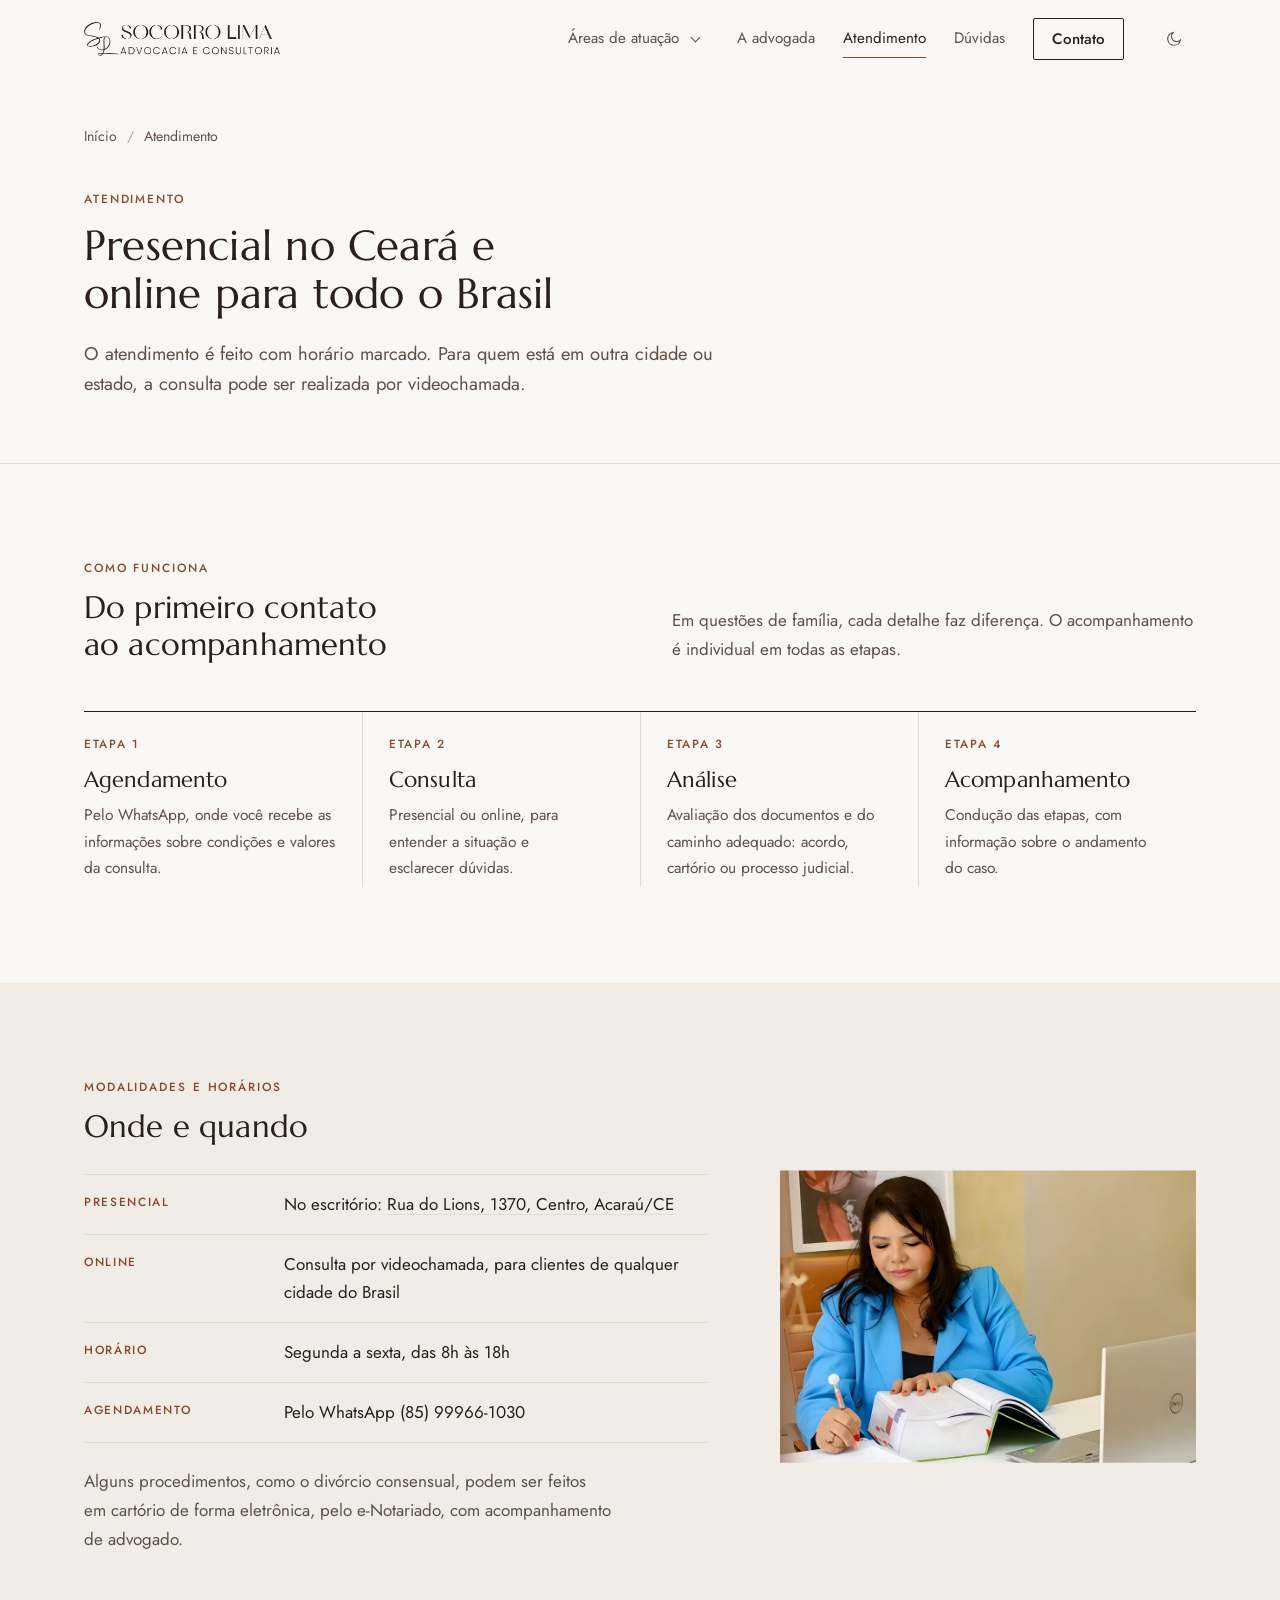
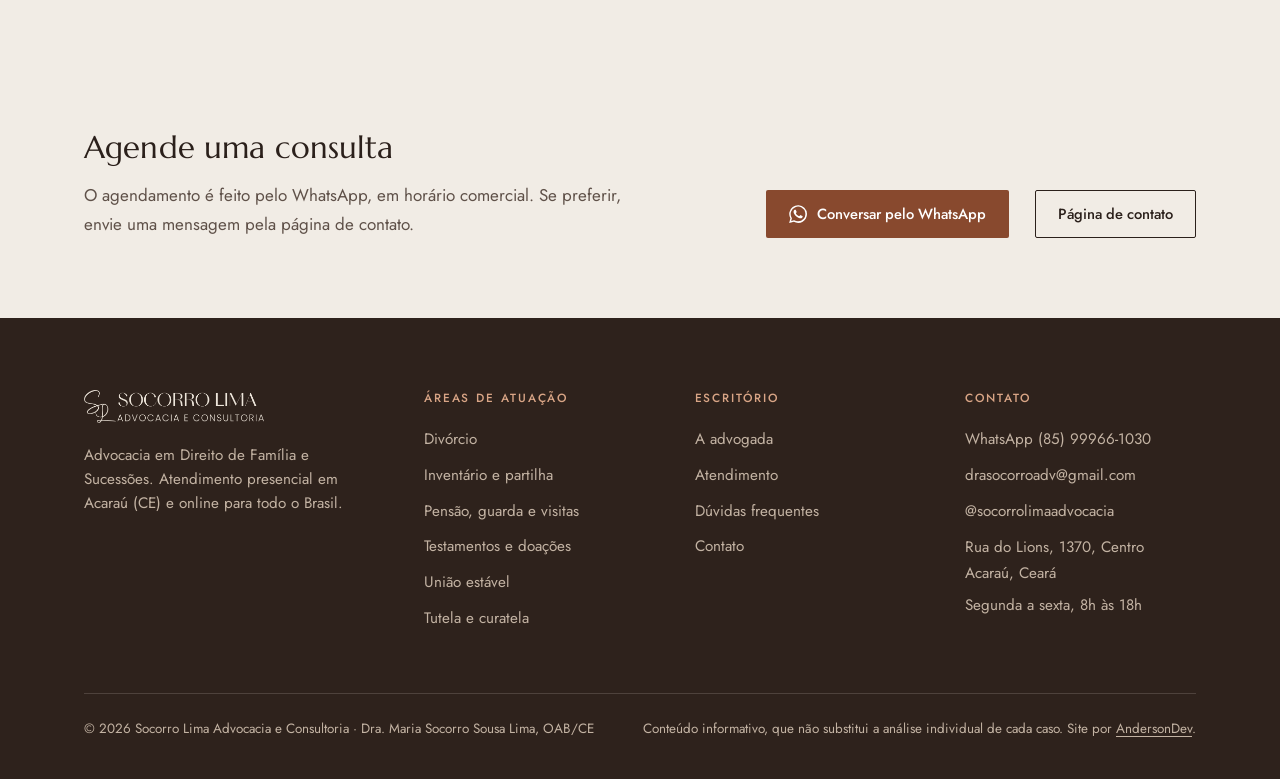
<file: atendimento.html>
<!doctype html>
<html lang="pt-BR">
<head>
<meta charset="utf-8">
<meta name="viewport" content="width=device-width, initial-scale=1, viewport-fit=cover">
<title>Atendimento presencial e online · Socorro Lima Advocacia</title>
<meta name="description" content="Como funciona o atendimento: agendamento pelo WhatsApp, consulta presencial ou online, de segunda a sexta, das 8h às 18h.">
<meta property="og:title" content="Atendimento presencial e online · Socorro Lima Advocacia">
<meta property="og:description" content="Como funciona o atendimento: agendamento pelo WhatsApp, consulta presencial ou online, de segunda a sexta, das 8h às 18h.">
<meta property="og:type" content="website">
<meta property="og:locale" content="pt_BR">
<meta property="og:site_name" content="Socorro Lima Advocacia e Consultoria">
<meta name="theme-color" content="#faf8f5" media="(prefers-color-scheme: light)">
<meta name="theme-color" content="#1a1411" media="(prefers-color-scheme: dark)">
<link rel="icon" type="image/png" href="assets/img/favicon.png">
<link rel="apple-touch-icon" href="assets/img/apple-touch-icon.png">
<link rel="preload" href="assets/fonts/jost-latin.woff2" as="font" type="font/woff2" crossorigin>
<link rel="preload" href="assets/fonts/marcellus-latin.woff2" as="font" type="font/woff2" crossorigin>
<link rel="stylesheet" href="assets/site.css">
<script>document.documentElement.classList.add('js');try{var t=localStorage.getItem('sl-theme');if(t)document.documentElement.dataset.theme=t}catch(e){}</script>
</head>
<body>
<a class="skip" href="#conteudo">Pular para o conteúdo</a>
<header class="top" id="top">
  <div class="wrap">
    <a class="brand" href="index.html" aria-label="Socorro Lima Advocacia e Consultoria, página inicial"><img class="logo logo-l" src="assets/img/logo-escuro.png" alt="" width="706" height="126" fetchpriority="high"><img class="logo logo-d" src="assets/img/logo-claro.png" alt="" width="706" height="126"></a>
    <nav class="nav" aria-label="Navegação principal">
      <div class="dd">
        <a href="areas.html">Áreas de atuação</a>
        <button class="dd-btn" type="button" aria-expanded="false" aria-controls="dd-areas" aria-label="Mostrar áreas de atuação"></button>
        <div class="dd-panel" id="dd-areas"><a href="divorcio.html">Divórcios e separações</a><a href="inventario.html">Inventário e partilha de bens</a><a href="pensao-guarda-visitas.html">Pensão alimentícia, guarda e visitas</a><a href="planejamento-sucessorio.html">Planejamento sucessório, testamentos e doações</a><a href="uniao-estavel.html">Regularização e dissolução de união estável</a><a href="tutela-curatela.html">Tutela e curatela</a><a class="all" href="areas.html">Todas as áreas</a></div>
      </div>
      <a href="a-advogada.html">A advogada</a><a href="atendimento.html" aria-current="page">Atendimento</a><a href="duvidas.html">Dúvidas</a>
      <a class="btn btn-line" href="contato.html">Contato</a>
    </nav>
    <div class="tools">
      <button class="icon-btn" id="theme" type="button" aria-label="Alternar tema claro ou escuro"><svg viewBox="0 0 24 24" fill="none" stroke="currentColor" stroke-width="1.5" aria-hidden="true"><path d="M20.5 13.4A8.5 8.5 0 1 1 10.6 3.5a6.6 6.6 0 0 0 9.9 9.9Z"/></svg></button>
      <button class="icon-btn burger" id="burger" type="button" aria-label="Abrir menu" aria-expanded="false" aria-controls="mnav"><span></span><span></span><span></span></button>
    </div>
  </div>
</header>
<nav class="mnav" id="mnav" aria-label="Menu">
  <a href="index.html">Início</a>
  <div class="grp"><a href="areas.html">Áreas de atuação</a><div class="sub"><a href="divorcio.html">Divórcio</a><a href="inventario.html">Inventário e partilha</a><a href="pensao-guarda-visitas.html">Pensão, guarda e visitas</a><a href="planejamento-sucessorio.html">Testamentos e doações</a><a href="uniao-estavel.html">União estável</a><a href="tutela-curatela.html">Tutela e curatela</a></div></div>
  <a href="a-advogada.html">A advogada</a><a href="atendimento.html" aria-current="page">Atendimento</a><a href="duvidas.html">Dúvidas</a>
  <a class="btn btn-primary" href="contato.html">Contato</a>
</nav>
<main id="conteudo">
<header class="phead"><div class="wrap">
  <nav aria-label="Você está em"><ol class="crumbs"><li><a href="index.html">Início</a></li><li aria-current="page">Atendimento</li></ol></nav>
  <span class="label">Atendimento</span>
  <h1>Presencial no Ceará e online para todo o Brasil</h1>
  <p class="lead">O atendimento é feito com horário marcado. Para quem está em outra cidade ou estado, a consulta pode ser realizada por videochamada.</p>
</div></header>
<section class="sec" aria-labelledby="h-steps"><div class="wrap">
  <div class="shead"><div><span class="label">Como funciona</span><h2 id="h-steps">Do primeiro contato ao acompanhamento</h2></div><p>Em questões de família, cada detalhe faz diferença. O acompanhamento é individual em todas as etapas.</p></div>
  <ol class="steps">
    <li><h3>Agendamento</h3><p>Pelo WhatsApp, onde você recebe as informações sobre condições e valores da consulta.</p></li>
    <li><h3>Consulta</h3><p>Presencial ou online, para entender a situação e esclarecer dúvidas.</p></li>
    <li><h3>Análise</h3><p>Avaliação dos documentos e do caminho adequado: acordo, cartório ou processo judicial.</p></li>
    <li><h3>Acompanhamento</h3><p>Condução das etapas, com informação sobre o andamento do caso.</p></li>
  </ol>
</div></section>
<section class="sec alt" aria-labelledby="h-mod"><div class="wrap duo rev">
  <div>
    <span class="label">Modalidades e horários</span>
    <h2 id="h-mod" style="margin:14px 0 28px">Onde e quando</h2>
    <dl class="defs">
      <div><dt>Presencial</dt><dd>No escritório: <a class="plain" href="https://www.google.com/maps/search/?api=1&amp;query=Rua+do+Lions+1370+Centro+Acara%C3%BA+CE" target="_blank" rel="noopener">Rua do Lions, 1370, Centro, Acaraú/CE</a></dd></div>
      <div><dt>Online</dt><dd>Consulta por videochamada, para clientes de qualquer cidade do Brasil</dd></div>
      <div><dt>Horário</dt><dd>Segunda a sexta, das 8h às 18h</dd></div>
      <div><dt>Agendamento</dt><dd>Pelo WhatsApp (85) 99966-1030</dd></div>
    </dl>
    <p class="muted" style="margin-top:24px;max-width:34em">Alguns procedimentos, como o divórcio consensual, podem ser feitos em cartório de forma eletrônica, pelo e-Notariado, com acompanhamento de advogado.</p>
  </div>
  <figure class="portrait"><img src="assets/img/hero.webp" srcset="assets/img/hero-960.webp 960w, assets/img/hero.webp 1850w" sizes="(max-width:900px) min(440px, 100vw), 630px" alt="A advogada Socorro Lima em seu escritório" width="925" height="650" loading="lazy" style="aspect-ratio:925/650;object-position:40% 40%"></figure>
</div></section><section class="cta" aria-labelledby="cta-h"><div class="wrap">
  <div><h2 id="cta-h">Agende uma consulta</h2><p>O agendamento é feito pelo WhatsApp, em horário comercial. Se preferir, envie uma mensagem pela página de contato.</p></div>
  <div class="actions"><a class="btn btn-primary" href="https://wa.me/5585999661030?text=Ol%C3%A1%2C%20Dra.%20Socorro.%20Vim%20pelo%20site%20e%20gostaria%20de%20agendar%20uma%20consulta." target="_blank" rel="noopener"><svg viewBox="0 0 24 24" fill="currentColor" aria-hidden="true"><path d="M17.5 14.4c-.3-.1-1.7-.8-2-.9-.3-.1-.5-.1-.7.1-.2.3-.8.9-.9 1.1-.2.2-.3.2-.6.1-.3-.1-1.2-.5-2.4-1.5-.9-.8-1.5-1.8-1.6-2.1-.2-.3 0-.4.1-.6l.4-.5c.2-.2.2-.3.3-.5.1-.2 0-.4 0-.5l-.9-2.2c-.2-.6-.5-.5-.7-.5h-.6c-.2 0-.5.1-.8.4-.3.3-1 1-1 2.5s1.1 2.9 1.2 3.1c.1.2 2.1 3.2 5.1 4.5.7.3 1.3.5 1.7.6.7.2 1.4.2 1.9.1.6-.1 1.7-.7 2-1.4.2-.7.2-1.2.2-1.4-.1-.1-.3-.2-.6-.3ZM12 21.8c-1.8 0-3.5-.5-5-1.4l-.4-.2-3.7 1 1-3.6-.2-.4A9.8 9.8 0 1 1 12 21.8Zm8.4-18.2A11.8 11.8 0 0 0 1.9 17.9L.2 24l6.3-1.6A11.8 11.8 0 0 0 24 12a11.7 11.7 0 0 0-3.6-8.4Z"/></svg>Conversar pelo WhatsApp</a><a class="btn btn-line" href="contato.html">Página de contato</a></div>
</div></section>
</main>
<footer>
  <div class="wrap">
    <div class="cols">
      <div><img class="logo logo-foot" src="assets/img/logo-claro.png" alt="Socorro Lima Advocacia e Consultoria" width="706" height="126" loading="lazy">
        <p class="about">Advocacia em Direito de Família e Sucessões. Atendimento presencial em Acaraú (CE) e online para todo o Brasil.</p></div>
      <div><h2>Áreas de atuação</h2><ul><li><a href="divorcio.html">Divórcio</a></li><li><a href="inventario.html">Inventário e partilha</a></li><li><a href="pensao-guarda-visitas.html">Pensão, guarda e visitas</a></li><li><a href="planejamento-sucessorio.html">Testamentos e doações</a></li><li><a href="uniao-estavel.html">União estável</a></li><li><a href="tutela-curatela.html">Tutela e curatela</a></li></ul></div>
      <div><h2>Escritório</h2><ul><li><a href="a-advogada.html">A advogada</a></li><li><a href="atendimento.html">Atendimento</a></li><li><a href="duvidas.html">Dúvidas frequentes</a></li><li><a href="contato.html">Contato</a></li></ul></div>
      <div><h2>Contato</h2><ul>
        <li><a href="https://wa.me/5585999661030?text=Ol%C3%A1%2C%20Dra.%20Socorro.%20Vim%20pelo%20site%20e%20gostaria%20de%20agendar%20uma%20consulta." target="_blank" rel="noopener">WhatsApp (85) 99966-1030</a></li>
        <li><a href="mailto:drasocorroadv@gmail.com">drasocorroadv@gmail.com</a></li>
        <li><a href="https://www.instagram.com/socorrolimaadvocacia/" target="_blank" rel="noopener">@socorrolimaadvocacia</a></li>
        <li style="padding-top:6px">Rua do Lions, 1370, Centro<br>Acaraú, Ceará</li>
        <li style="padding-top:6px">Segunda a sexta, 8h às 18h</li></ul></div>
    </div>
    <div class="legal">
      <p>© <span id="ano">2026</span> Socorro Lima Advocacia e Consultoria · Dra. Maria Socorro Sousa Lima, OAB/CE</p>
      <p>Conteúdo informativo, que não substitui a análise individual de cada caso. Site por <a href="https://www.instagram.com/anderson.fsfs/" target="_blank" rel="noopener">AndersonDev</a>.</p>
    </div>
  </div>
</footer>
<script src="assets/site.js"></script>
</body>
</html>
</file>
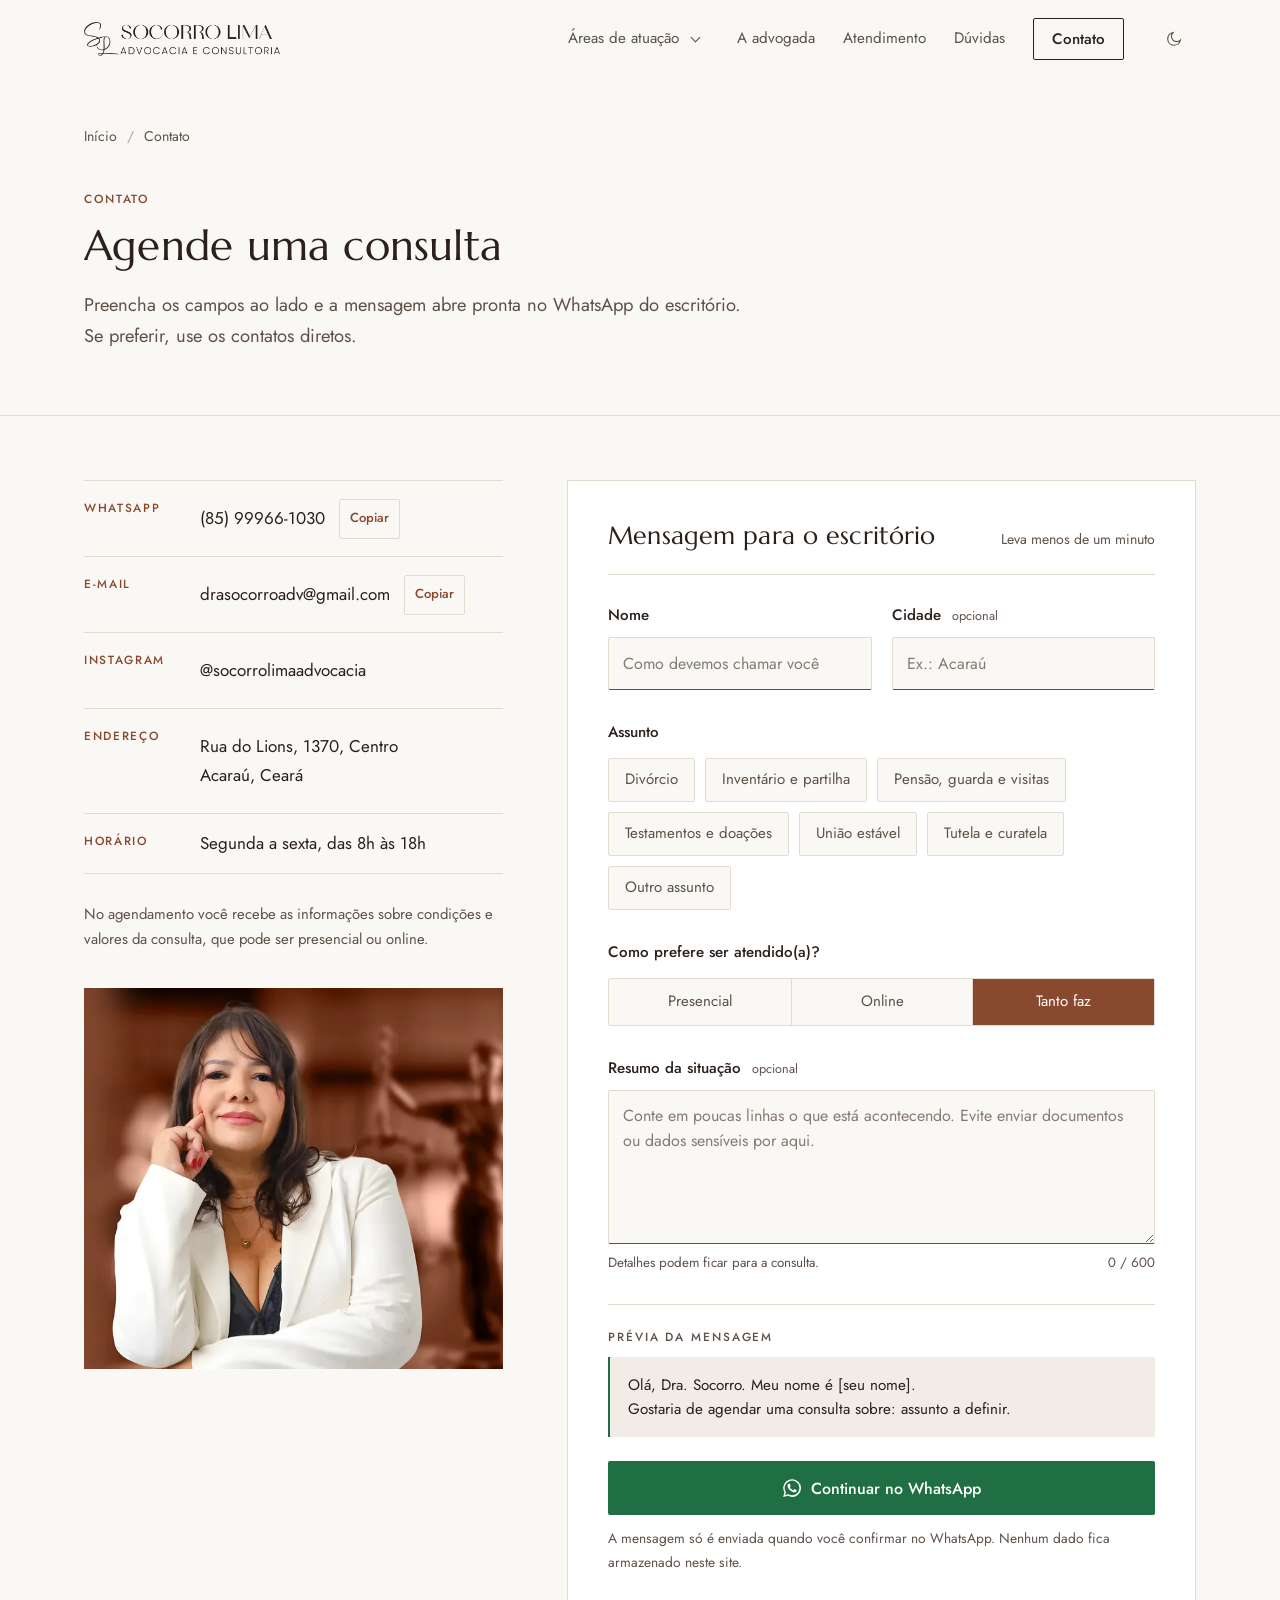
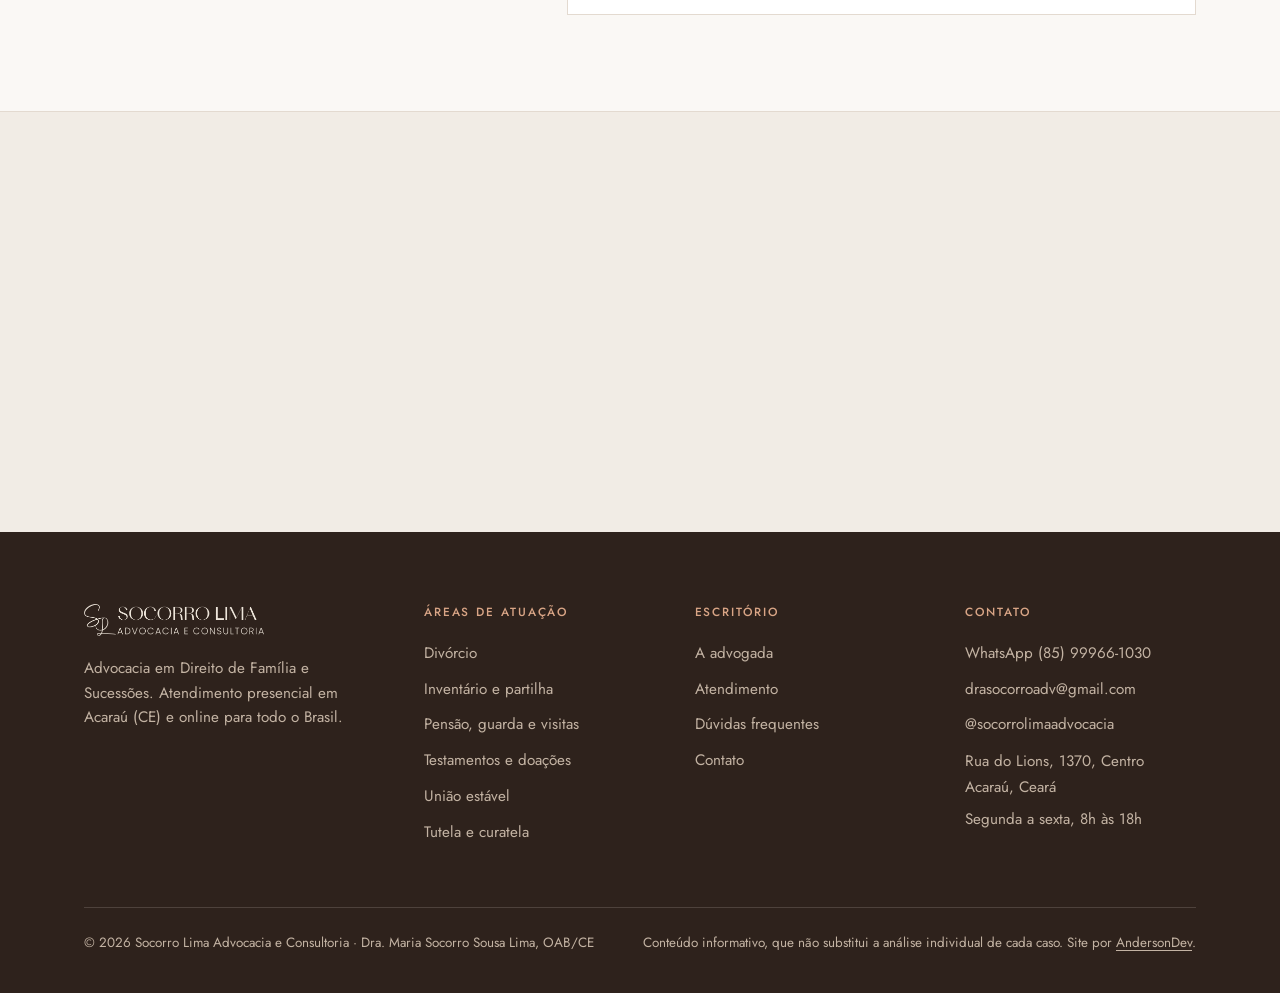
<file: contato.html>
<!doctype html>
<html lang="pt-BR">
<head>
<meta charset="utf-8">
<meta name="viewport" content="width=device-width, initial-scale=1, viewport-fit=cover">
<title>Contato e agendamento · Socorro Lima Advocacia, Acaraú (CE)</title>
<meta name="description" content="Agende uma consulta com a advogada Socorro Lima pelo WhatsApp (85) 99966-1030 ou pelo e-mail drasocorroadv@gmail.com.">
<meta property="og:title" content="Contato e agendamento · Socorro Lima Advocacia, Acaraú (CE)">
<meta property="og:description" content="Agende uma consulta com a advogada Socorro Lima pelo WhatsApp (85) 99966-1030 ou pelo e-mail drasocorroadv@gmail.com.">
<meta property="og:type" content="website">
<meta property="og:locale" content="pt_BR">
<meta property="og:site_name" content="Socorro Lima Advocacia e Consultoria">
<meta name="theme-color" content="#faf8f5" media="(prefers-color-scheme: light)">
<meta name="theme-color" content="#1a1411" media="(prefers-color-scheme: dark)">
<link rel="icon" type="image/png" href="assets/img/favicon.png">
<link rel="apple-touch-icon" href="assets/img/apple-touch-icon.png">
<link rel="preload" href="assets/fonts/jost-latin.woff2" as="font" type="font/woff2" crossorigin>
<link rel="preload" href="assets/fonts/marcellus-latin.woff2" as="font" type="font/woff2" crossorigin>
<link rel="stylesheet" href="assets/site.css">
<script>document.documentElement.classList.add('js');try{var t=localStorage.getItem('sl-theme');if(t)document.documentElement.dataset.theme=t}catch(e){}</script>
</head>
<body>
<a class="skip" href="#conteudo">Pular para o conteúdo</a>
<header class="top" id="top">
  <div class="wrap">
    <a class="brand" href="index.html" aria-label="Socorro Lima Advocacia e Consultoria, página inicial"><img class="logo logo-l" src="assets/img/logo-escuro.png" alt="" width="706" height="126" fetchpriority="high"><img class="logo logo-d" src="assets/img/logo-claro.png" alt="" width="706" height="126"></a>
    <nav class="nav" aria-label="Navegação principal">
      <div class="dd">
        <a href="areas.html">Áreas de atuação</a>
        <button class="dd-btn" type="button" aria-expanded="false" aria-controls="dd-areas" aria-label="Mostrar áreas de atuação"></button>
        <div class="dd-panel" id="dd-areas"><a href="divorcio.html">Divórcios e separações</a><a href="inventario.html">Inventário e partilha de bens</a><a href="pensao-guarda-visitas.html">Pensão alimentícia, guarda e visitas</a><a href="planejamento-sucessorio.html">Planejamento sucessório, testamentos e doações</a><a href="uniao-estavel.html">Regularização e dissolução de união estável</a><a href="tutela-curatela.html">Tutela e curatela</a><a class="all" href="areas.html">Todas as áreas</a></div>
      </div>
      <a href="a-advogada.html">A advogada</a><a href="atendimento.html">Atendimento</a><a href="duvidas.html">Dúvidas</a>
      <a class="btn btn-line" href="contato.html" aria-current="page">Contato</a>
    </nav>
    <div class="tools">
      <button class="icon-btn" id="theme" type="button" aria-label="Alternar tema claro ou escuro"><svg viewBox="0 0 24 24" fill="none" stroke="currentColor" stroke-width="1.5" aria-hidden="true"><path d="M20.5 13.4A8.5 8.5 0 1 1 10.6 3.5a6.6 6.6 0 0 0 9.9 9.9Z"/></svg></button>
      <button class="icon-btn burger" id="burger" type="button" aria-label="Abrir menu" aria-expanded="false" aria-controls="mnav"><span></span><span></span><span></span></button>
    </div>
  </div>
</header>
<nav class="mnav" id="mnav" aria-label="Menu">
  <a href="index.html">Início</a>
  <div class="grp"><a href="areas.html">Áreas de atuação</a><div class="sub"><a href="divorcio.html">Divórcio</a><a href="inventario.html">Inventário e partilha</a><a href="pensao-guarda-visitas.html">Pensão, guarda e visitas</a><a href="planejamento-sucessorio.html">Testamentos e doações</a><a href="uniao-estavel.html">União estável</a><a href="tutela-curatela.html">Tutela e curatela</a></div></div>
  <a href="a-advogada.html">A advogada</a><a href="atendimento.html">Atendimento</a><a href="duvidas.html">Dúvidas</a>
  <a class="btn btn-primary" href="contato.html">Contato</a>
</nav>
<main id="conteudo">
<header class="phead"><div class="wrap">
  <nav aria-label="Você está em"><ol class="crumbs"><li><a href="index.html">Início</a></li><li aria-current="page">Contato</li></ol></nav>
  <span class="label">Contato</span>
  <h1>Agende uma consulta</h1>
  <p class="lead">Preencha os campos ao lado e a mensagem abre pronta no WhatsApp do escritório. Se preferir, use os contatos diretos.</p>
</div></header>
<div class="wrap contact">
  <div class="cinfo">
    <dl class="defs">
      <div><dt>WhatsApp</dt><dd><a href="https://wa.me/5585999661030?text=Ol%C3%A1%2C%20Dra.%20Socorro.%20Vim%20pelo%20site%20e%20gostaria%20de%20agendar%20uma%20consulta." target="_blank" rel="noopener">(85) 99966-1030</a><button class="copy" type="button" data-copy="(85) 99966-1030">Copiar</button></dd></div>
      <div><dt>E-mail</dt><dd><a href="mailto:drasocorroadv@gmail.com">drasocorroadv@gmail.com</a><button class="copy" type="button" data-copy="drasocorroadv@gmail.com">Copiar</button></dd></div>
      <div><dt>Instagram</dt><dd><a href="https://www.instagram.com/socorrolimaadvocacia/" target="_blank" rel="noopener">@socorrolimaadvocacia</a></dd></div>
      <div><dt>Endereço</dt><dd><a href="https://www.google.com/maps/search/?api=1&amp;query=Rua+do+Lions+1370+Centro+Acara%C3%BA+CE" target="_blank" rel="noopener">Rua do Lions, 1370, Centro<br>Acaraú, Ceará</a></dd></div>
      <div><dt>Horário</dt><dd>Segunda a sexta, das 8h às 18h</dd></div>
    </dl>
    <p class="note">No agendamento você recebe as informações sobre condições e valores da consulta, que pode ser presencial ou online.</p>
    <figure><img src="assets/img/branco.webp" srcset="assets/img/branco-660.webp 660w, assets/img/branco.webp 1320w" sizes="(max-width:900px) 100vw, 420px" alt="A advogada Socorro Lima" width="660" height="600" loading="lazy"></figure>
  </div>

  <form class="form" id="form" novalidate aria-labelledby="form-h">
    <div class="form-head"><h2 id="form-h">Mensagem para o escritório</h2><span>Leva menos de um minuto</span></div>
    <div class="fgrid">
      <div class="field">
        <label for="f-nome">Nome</label>
        <input class="input" id="f-nome" name="nome" autocomplete="name" placeholder="Como devemos chamar você" required aria-describedby="e-nome">
        <span class="err" id="e-nome" hidden>Informe seu nome para continuar.</span>
      </div>
      <div class="field">
        <label for="f-cidade">Cidade <small>opcional</small></label>
        <input class="input" id="f-cidade" name="cidade" autocomplete="address-level2" placeholder="Ex.: Acaraú">
      </div>
    </div>
    <fieldset class="block"><legend>Assunto</legend><div class="chips"><label class="chip"><input type="radio" name="assunto" value="divorcio" data-label="Divórcio"><span>Divórcio</span></label><label class="chip"><input type="radio" name="assunto" value="inventario" data-label="Inventário e partilha"><span>Inventário e partilha</span></label><label class="chip"><input type="radio" name="assunto" value="pensao" data-label="Pensão, guarda e visitas"><span>Pensão, guarda e visitas</span></label><label class="chip"><input type="radio" name="assunto" value="planejamento" data-label="Testamentos e doações"><span>Testamentos e doações</span></label><label class="chip"><input type="radio" name="assunto" value="uniao" data-label="União estável"><span>União estável</span></label><label class="chip"><input type="radio" name="assunto" value="tutela" data-label="Tutela e curatela"><span>Tutela e curatela</span></label><label class="chip"><input type="radio" name="assunto" value="outro" data-label="outro assunto"><span>Outro assunto</span></label></div></fieldset>
    <fieldset class="block"><legend>Como prefere ser atendido(a)?</legend>
      <div class="seg">
        <label class="chip"><input type="radio" name="modalidade" value="presencial"><span>Presencial</span></label>
        <label class="chip"><input type="radio" name="modalidade" value="online"><span>Online</span></label>
        <label class="chip"><input type="radio" name="modalidade" value="indiferente" checked><span>Tanto faz</span></label>
      </div>
    </fieldset>
    <div class="field block">
      <label for="f-msg">Resumo da situação <small>opcional</small></label>
      <textarea class="input" id="f-msg" name="msg" rows="5" maxlength="600" placeholder="Conte em poucas linhas o que está acontecendo. Evite enviar documentos ou dados sensíveis por aqui." aria-describedby="f-count"></textarea>
      <div class="hint"><span>Detalhes podem ficar para a consulta.</span><span id="f-count">0 / 600</span></div>
    </div>
    <div class="preview" aria-live="polite">
      <span class="label">Prévia da mensagem</span>
      <div class="bubble" id="f-preview"></div>
    </div>
    <div class="send">
      <a class="btn btn-wa" id="f-send" href="https://wa.me/5585999661030?text=Ol%C3%A1%2C%20Dra.%20Socorro.%20Vim%20pelo%20site%20e%20gostaria%20de%20agendar%20uma%20consulta." target="_blank" rel="noopener"><svg viewBox="0 0 24 24" fill="currentColor" aria-hidden="true"><path d="M17.5 14.4c-.3-.1-1.7-.8-2-.9-.3-.1-.5-.1-.7.1-.2.3-.8.9-.9 1.1-.2.2-.3.2-.6.1-.3-.1-1.2-.5-2.4-1.5-.9-.8-1.5-1.8-1.6-2.1-.2-.3 0-.4.1-.6l.4-.5c.2-.2.2-.3.3-.5.1-.2 0-.4 0-.5l-.9-2.2c-.2-.6-.5-.5-.7-.5h-.6c-.2 0-.5.1-.8.4-.3.3-1 1-1 2.5s1.1 2.9 1.2 3.1c.1.2 2.1 3.2 5.1 4.5.7.3 1.3.5 1.7.6.7.2 1.4.2 1.9.1.6-.1 1.7-.7 2-1.4.2-.7.2-1.2.2-1.4-.1-.1-.3-.2-.6-.3ZM12 21.8c-1.8 0-3.5-.5-5-1.4l-.4-.2-3.7 1 1-3.6-.2-.4A9.8 9.8 0 1 1 12 21.8Zm8.4-18.2A11.8 11.8 0 0 0 1.9 17.9L.2 24l6.3-1.6A11.8 11.8 0 0 0 24 12a11.7 11.7 0 0 0-3.6-8.4Z"/></svg>Continuar no WhatsApp</a>
      <small>A mensagem só é enviada quando você confirmar no WhatsApp. Nenhum dado fica armazenado neste site.</small>
    </div>
  </form>
</div>
<section class="map" aria-label="Localização do escritório">
  <iframe src="https://www.google.com/maps?q=Rua+do+Lions,+1370,+Centro,+Acara%C3%BA+-+CE&amp;output=embed" title="Mapa: Rua do Lions, 1370, Centro, Acaraú (CE)" loading="lazy" referrerpolicy="no-referrer-when-downgrade"></iframe>
</section>
</main>
<footer>
  <div class="wrap">
    <div class="cols">
      <div><img class="logo logo-foot" src="assets/img/logo-claro.png" alt="Socorro Lima Advocacia e Consultoria" width="706" height="126" loading="lazy">
        <p class="about">Advocacia em Direito de Família e Sucessões. Atendimento presencial em Acaraú (CE) e online para todo o Brasil.</p></div>
      <div><h2>Áreas de atuação</h2><ul><li><a href="divorcio.html">Divórcio</a></li><li><a href="inventario.html">Inventário e partilha</a></li><li><a href="pensao-guarda-visitas.html">Pensão, guarda e visitas</a></li><li><a href="planejamento-sucessorio.html">Testamentos e doações</a></li><li><a href="uniao-estavel.html">União estável</a></li><li><a href="tutela-curatela.html">Tutela e curatela</a></li></ul></div>
      <div><h2>Escritório</h2><ul><li><a href="a-advogada.html">A advogada</a></li><li><a href="atendimento.html">Atendimento</a></li><li><a href="duvidas.html">Dúvidas frequentes</a></li><li><a href="contato.html">Contato</a></li></ul></div>
      <div><h2>Contato</h2><ul>
        <li><a href="https://wa.me/5585999661030?text=Ol%C3%A1%2C%20Dra.%20Socorro.%20Vim%20pelo%20site%20e%20gostaria%20de%20agendar%20uma%20consulta." target="_blank" rel="noopener">WhatsApp (85) 99966-1030</a></li>
        <li><a href="mailto:drasocorroadv@gmail.com">drasocorroadv@gmail.com</a></li>
        <li><a href="https://www.instagram.com/socorrolimaadvocacia/" target="_blank" rel="noopener">@socorrolimaadvocacia</a></li>
        <li style="padding-top:6px">Rua do Lions, 1370, Centro<br>Acaraú, Ceará</li>
        <li style="padding-top:6px">Segunda a sexta, 8h às 18h</li></ul></div>
    </div>
    <div class="legal">
      <p>© <span id="ano">2026</span> Socorro Lima Advocacia e Consultoria · Dra. Maria Socorro Sousa Lima, OAB/CE</p>
      <p>Conteúdo informativo, que não substitui a análise individual de cada caso. Site por <a href="https://www.instagram.com/anderson.fsfs/" target="_blank" rel="noopener">AndersonDev</a>.</p>
    </div>
  </div>
</footer>
<script src="assets/site.js"></script>
</body>
</html>
</file>
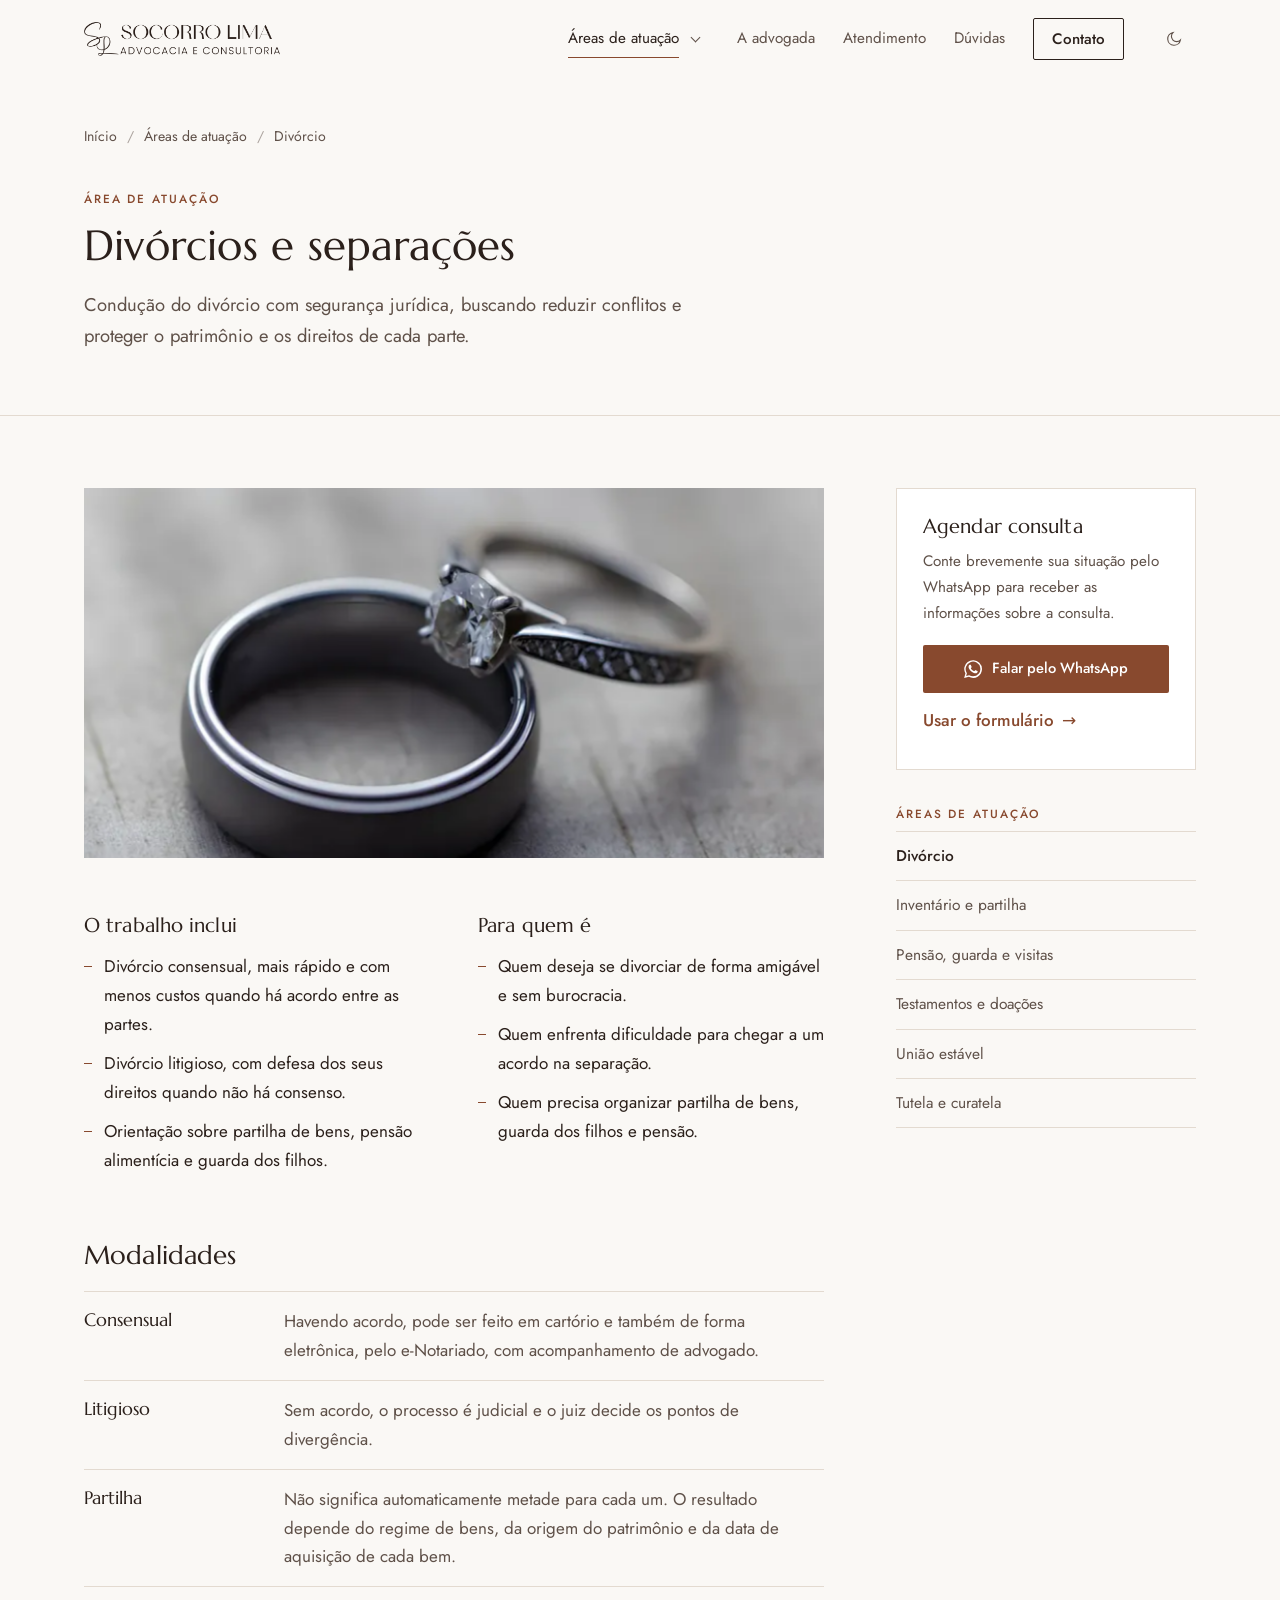
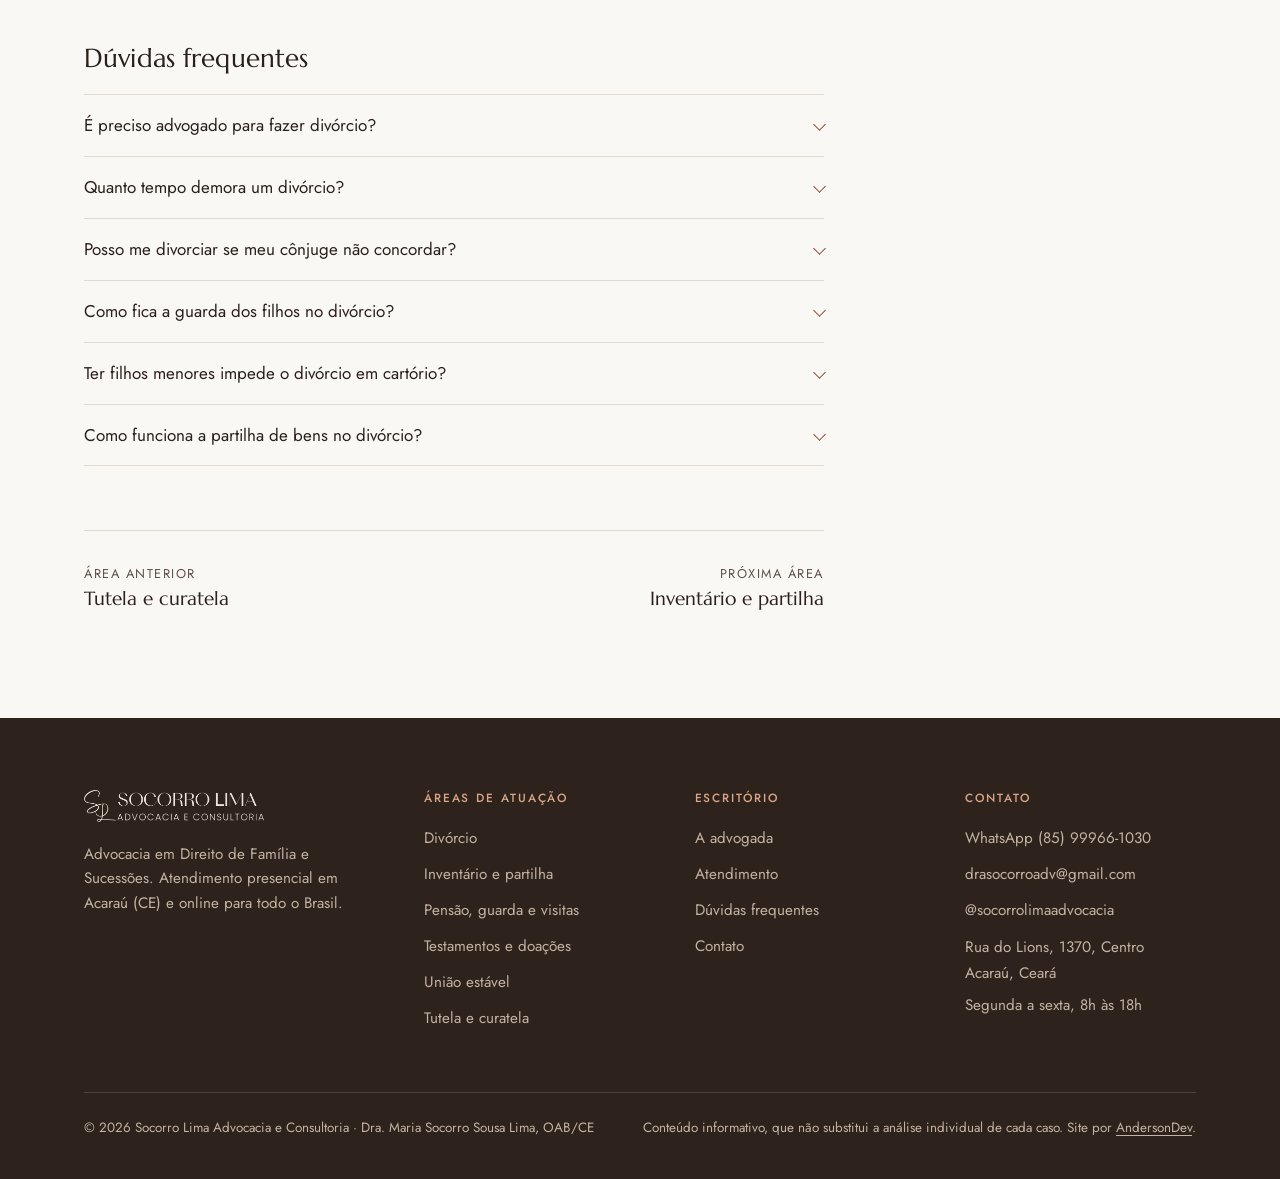
<file: divorcio.html>
<!doctype html>
<html lang="pt-BR">
<head>
<meta charset="utf-8">
<meta name="viewport" content="width=device-width, initial-scale=1, viewport-fit=cover">
<title>Advogada de divórcio em Acaraú (CE) · Socorro Lima</title>
<meta name="description" content="Condução do divórcio com segurança jurídica, buscando reduzir conflitos e proteger o patrimônio e os direitos de cada parte. Atendimento em Acaraú (CE) e online.">
<meta property="og:title" content="Advogada de divórcio em Acaraú (CE) · Socorro Lima">
<meta property="og:description" content="Condução do divórcio com segurança jurídica, buscando reduzir conflitos e proteger o patrimônio e os direitos de cada parte. Atendimento em Acaraú (CE) e online.">
<meta property="og:type" content="website">
<meta property="og:locale" content="pt_BR">
<meta property="og:site_name" content="Socorro Lima Advocacia e Consultoria">
<meta name="theme-color" content="#faf8f5" media="(prefers-color-scheme: light)">
<meta name="theme-color" content="#1a1411" media="(prefers-color-scheme: dark)">
<link rel="icon" type="image/png" href="assets/img/favicon.png">
<link rel="apple-touch-icon" href="assets/img/apple-touch-icon.png">
<link rel="preload" href="assets/fonts/jost-latin.woff2" as="font" type="font/woff2" crossorigin>
<link rel="preload" href="assets/fonts/marcellus-latin.woff2" as="font" type="font/woff2" crossorigin>
<link rel="stylesheet" href="assets/site.css">
<script>document.documentElement.classList.add('js');try{var t=localStorage.getItem('sl-theme');if(t)document.documentElement.dataset.theme=t}catch(e){}</script>
</head>
<body>
<a class="skip" href="#conteudo">Pular para o conteúdo</a>
<header class="top" id="top">
  <div class="wrap">
    <a class="brand" href="index.html" aria-label="Socorro Lima Advocacia e Consultoria, página inicial"><img class="logo logo-l" src="assets/img/logo-escuro.png" alt="" width="706" height="126" fetchpriority="high"><img class="logo logo-d" src="assets/img/logo-claro.png" alt="" width="706" height="126"></a>
    <nav class="nav" aria-label="Navegação principal">
      <div class="dd">
        <a href="areas.html" aria-current="page">Áreas de atuação</a>
        <button class="dd-btn" type="button" aria-expanded="false" aria-controls="dd-areas" aria-label="Mostrar áreas de atuação"></button>
        <div class="dd-panel" id="dd-areas"><a href="divorcio.html" aria-current="page">Divórcios e separações</a><a href="inventario.html">Inventário e partilha de bens</a><a href="pensao-guarda-visitas.html">Pensão alimentícia, guarda e visitas</a><a href="planejamento-sucessorio.html">Planejamento sucessório, testamentos e doações</a><a href="uniao-estavel.html">Regularização e dissolução de união estável</a><a href="tutela-curatela.html">Tutela e curatela</a><a class="all" href="areas.html">Todas as áreas</a></div>
      </div>
      <a href="a-advogada.html">A advogada</a><a href="atendimento.html">Atendimento</a><a href="duvidas.html">Dúvidas</a>
      <a class="btn btn-line" href="contato.html">Contato</a>
    </nav>
    <div class="tools">
      <button class="icon-btn" id="theme" type="button" aria-label="Alternar tema claro ou escuro"><svg viewBox="0 0 24 24" fill="none" stroke="currentColor" stroke-width="1.5" aria-hidden="true"><path d="M20.5 13.4A8.5 8.5 0 1 1 10.6 3.5a6.6 6.6 0 0 0 9.9 9.9Z"/></svg></button>
      <button class="icon-btn burger" id="burger" type="button" aria-label="Abrir menu" aria-expanded="false" aria-controls="mnav"><span></span><span></span><span></span></button>
    </div>
  </div>
</header>
<nav class="mnav" id="mnav" aria-label="Menu">
  <a href="index.html">Início</a>
  <div class="grp"><a href="areas.html">Áreas de atuação</a><div class="sub"><a href="divorcio.html" aria-current="page">Divórcio</a><a href="inventario.html">Inventário e partilha</a><a href="pensao-guarda-visitas.html">Pensão, guarda e visitas</a><a href="planejamento-sucessorio.html">Testamentos e doações</a><a href="uniao-estavel.html">União estável</a><a href="tutela-curatela.html">Tutela e curatela</a></div></div>
  <a href="a-advogada.html">A advogada</a><a href="atendimento.html">Atendimento</a><a href="duvidas.html">Dúvidas</a>
  <a class="btn btn-primary" href="contato.html">Contato</a>
</nav>
<main id="conteudo">
<header class="phead"><div class="wrap">
  <nav aria-label="Você está em"><ol class="crumbs"><li><a href="index.html">Início</a></li><li><a href="areas.html">Áreas de atuação</a></li><li aria-current="page">Divórcio</li></ol></nav>
  <span class="label">Área de atuação</span>
  <h1>Divórcios e separações</h1>
  <p class="lead">Condução do divórcio com segurança jurídica, buscando reduzir conflitos e proteger o patrimônio e os direitos de cada parte.</p>
</div></header>
<div class="wrap area-grid">
  <div class="area-main">
    <figure class="area-photo"><img src="assets/img/areas/divorcio.webp" srcset="assets/img/areas/divorcio-800.webp 800w, assets/img/areas/divorcio.webp 1600w" sizes="(max-width:900px) 100vw, 740px" alt="Duas alianças de casamento sobre uma mesa de madeira" width="1600" height="800"></figure>
    <section class="two" aria-label="Escopo">
      <div><h2>O trabalho inclui</h2><ul class="list"><li>Divórcio consensual, mais rápido e com menos custos quando há acordo entre as partes.</li><li>Divórcio litigioso, com defesa dos seus direitos quando não há consenso.</li><li>Orientação sobre partilha de bens, pensão alimentícia e guarda dos filhos.</li></ul></div>
      <div><h2>Para quem é</h2><ul class="list"><li>Quem deseja se divorciar de forma amigável e sem burocracia.</li><li>Quem enfrenta dificuldade para chegar a um acordo na separação.</li><li>Quem precisa organizar partilha de bens, guarda dos filhos e pensão.</li></ul></div>
    </section>
    <section aria-labelledby="h-defs"><h2 id="h-defs">Modalidades</h2><dl class="defs serif"><div><dt>Consensual</dt><dd>Havendo acordo, pode ser feito em cartório e também de forma eletrônica, pelo e-Notariado, com acompanhamento de advogado.</dd></div><div><dt>Litigioso</dt><dd>Sem acordo, o processo é judicial e o juiz decide os pontos de divergência.</dd></div><div><dt>Partilha</dt><dd>Não significa automaticamente metade para cada um. O resultado depende do regime de bens, da origem do patrimônio e da data de aquisição de cada bem.</dd></div></dl></section>
    <section aria-labelledby="h-faq"><h2 id="h-faq">Dúvidas frequentes</h2><div class="faq"><details><summary>É preciso advogado para fazer divórcio?</summary><p>Sim. Seja judicial ou extrajudicial, a presença de advogado é obrigatória para que todos os direitos sejam respeitados.</p></details><details><summary>Quanto tempo demora um divórcio?</summary><p>O consensual pode ser concluído em poucas semanas. O litigioso pode levar mais tempo, conforme o grau de conflito.</p></details><details><summary>Posso me divorciar se meu cônjuge não concordar?</summary><p>Sim. Nesse caso o divórcio será litigioso, e o juiz decidirá os pontos de discordância.</p></details><details><summary>Como fica a guarda dos filhos no divórcio?</summary><p>Pode ser compartilhada ou unilateral, sempre priorizando o interesse da criança.</p></details><details><summary>Ter filhos menores impede o divórcio em cartório?</summary><p>Não, desde que guarda, pensão alimentícia e convivência já tenham sido resolvidas judicialmente e haja consenso entre o casal.</p></details><details><summary>Como funciona a partilha de bens no divórcio?</summary><p>Depende do regime de bens adotado no casamento. Cada caso é avaliado para que a divisão seja feita de acordo com a lei.</p></details></div></section>
    <nav class="pager" aria-label="Outras áreas">
      <a href="tutela-curatela.html"><small>Área anterior</small><span>Tutela e curatela</span></a>
      <a class="next" href="inventario.html"><small>Próxima área</small><span>Inventário e partilha</span></a>
    </nav>
  </div>
  <aside class="aside" aria-label="Contato e outras áreas">
    <div class="box">
      <h2>Agendar consulta</h2>
      <p>Conte brevemente sua situação pelo WhatsApp para receber as informações sobre a consulta.</p>
      <a class="btn btn-primary" href="https://wa.me/5585999661030?text=Ol%C3%A1%2C%20Dra.%20Socorro.%20Vim%20pelo%20site%20e%20gostaria%20de%20orienta%C3%A7%C3%A3o%20sobre%20div%C3%B3rcio." target="_blank" rel="noopener"><svg viewBox="0 0 24 24" fill="currentColor" aria-hidden="true"><path d="M17.5 14.4c-.3-.1-1.7-.8-2-.9-.3-.1-.5-.1-.7.1-.2.3-.8.9-.9 1.1-.2.2-.3.2-.6.1-.3-.1-1.2-.5-2.4-1.5-.9-.8-1.5-1.8-1.6-2.1-.2-.3 0-.4.1-.6l.4-.5c.2-.2.2-.3.3-.5.1-.2 0-.4 0-.5l-.9-2.2c-.2-.6-.5-.5-.7-.5h-.6c-.2 0-.5.1-.8.4-.3.3-1 1-1 2.5s1.1 2.9 1.2 3.1c.1.2 2.1 3.2 5.1 4.5.7.3 1.3.5 1.7.6.7.2 1.4.2 1.9.1.6-.1 1.7-.7 2-1.4.2-.7.2-1.2.2-1.4-.1-.1-.3-.2-.6-.3ZM12 21.8c-1.8 0-3.5-.5-5-1.4l-.4-.2-3.7 1 1-3.6-.2-.4A9.8 9.8 0 1 1 12 21.8Zm8.4-18.2A11.8 11.8 0 0 0 1.9 17.9L.2 24l6.3-1.6A11.8 11.8 0 0 0 24 12a11.7 11.7 0 0 0-3.6-8.4Z"/></svg>Falar pelo WhatsApp</a>
      <a class="tlink" href="contato.html#divorcio">Usar o formulário <span class="arr" aria-hidden="true">→</span></a>
    </div>
    <div class="side-nav"><span class="label">Áreas de atuação</span><ul><li><a href="divorcio.html" aria-current="page">Divórcio</a></li><li><a href="inventario.html">Inventário e partilha</a></li><li><a href="pensao-guarda-visitas.html">Pensão, guarda e visitas</a></li><li><a href="planejamento-sucessorio.html">Testamentos e doações</a></li><li><a href="uniao-estavel.html">União estável</a></li><li><a href="tutela-curatela.html">Tutela e curatela</a></li></ul></div>
  </aside>
</div>
</main>
<footer>
  <div class="wrap">
    <div class="cols">
      <div><img class="logo logo-foot" src="assets/img/logo-claro.png" alt="Socorro Lima Advocacia e Consultoria" width="706" height="126" loading="lazy">
        <p class="about">Advocacia em Direito de Família e Sucessões. Atendimento presencial em Acaraú (CE) e online para todo o Brasil.</p></div>
      <div><h2>Áreas de atuação</h2><ul><li><a href="divorcio.html">Divórcio</a></li><li><a href="inventario.html">Inventário e partilha</a></li><li><a href="pensao-guarda-visitas.html">Pensão, guarda e visitas</a></li><li><a href="planejamento-sucessorio.html">Testamentos e doações</a></li><li><a href="uniao-estavel.html">União estável</a></li><li><a href="tutela-curatela.html">Tutela e curatela</a></li></ul></div>
      <div><h2>Escritório</h2><ul><li><a href="a-advogada.html">A advogada</a></li><li><a href="atendimento.html">Atendimento</a></li><li><a href="duvidas.html">Dúvidas frequentes</a></li><li><a href="contato.html">Contato</a></li></ul></div>
      <div><h2>Contato</h2><ul>
        <li><a href="https://wa.me/5585999661030?text=Ol%C3%A1%2C%20Dra.%20Socorro.%20Vim%20pelo%20site%20e%20gostaria%20de%20agendar%20uma%20consulta." target="_blank" rel="noopener">WhatsApp (85) 99966-1030</a></li>
        <li><a href="mailto:drasocorroadv@gmail.com">drasocorroadv@gmail.com</a></li>
        <li><a href="https://www.instagram.com/socorrolimaadvocacia/" target="_blank" rel="noopener">@socorrolimaadvocacia</a></li>
        <li style="padding-top:6px">Rua do Lions, 1370, Centro<br>Acaraú, Ceará</li>
        <li style="padding-top:6px">Segunda a sexta, 8h às 18h</li></ul></div>
    </div>
    <div class="legal">
      <p>© <span id="ano">2026</span> Socorro Lima Advocacia e Consultoria · Dra. Maria Socorro Sousa Lima, OAB/CE</p>
      <p>Conteúdo informativo, que não substitui a análise individual de cada caso. Site por <a href="https://www.instagram.com/anderson.fsfs/" target="_blank" rel="noopener">AndersonDev</a>.</p>
    </div>
  </div>
</footer>
<script src="assets/site.js"></script>
</body>
</html>
</file>
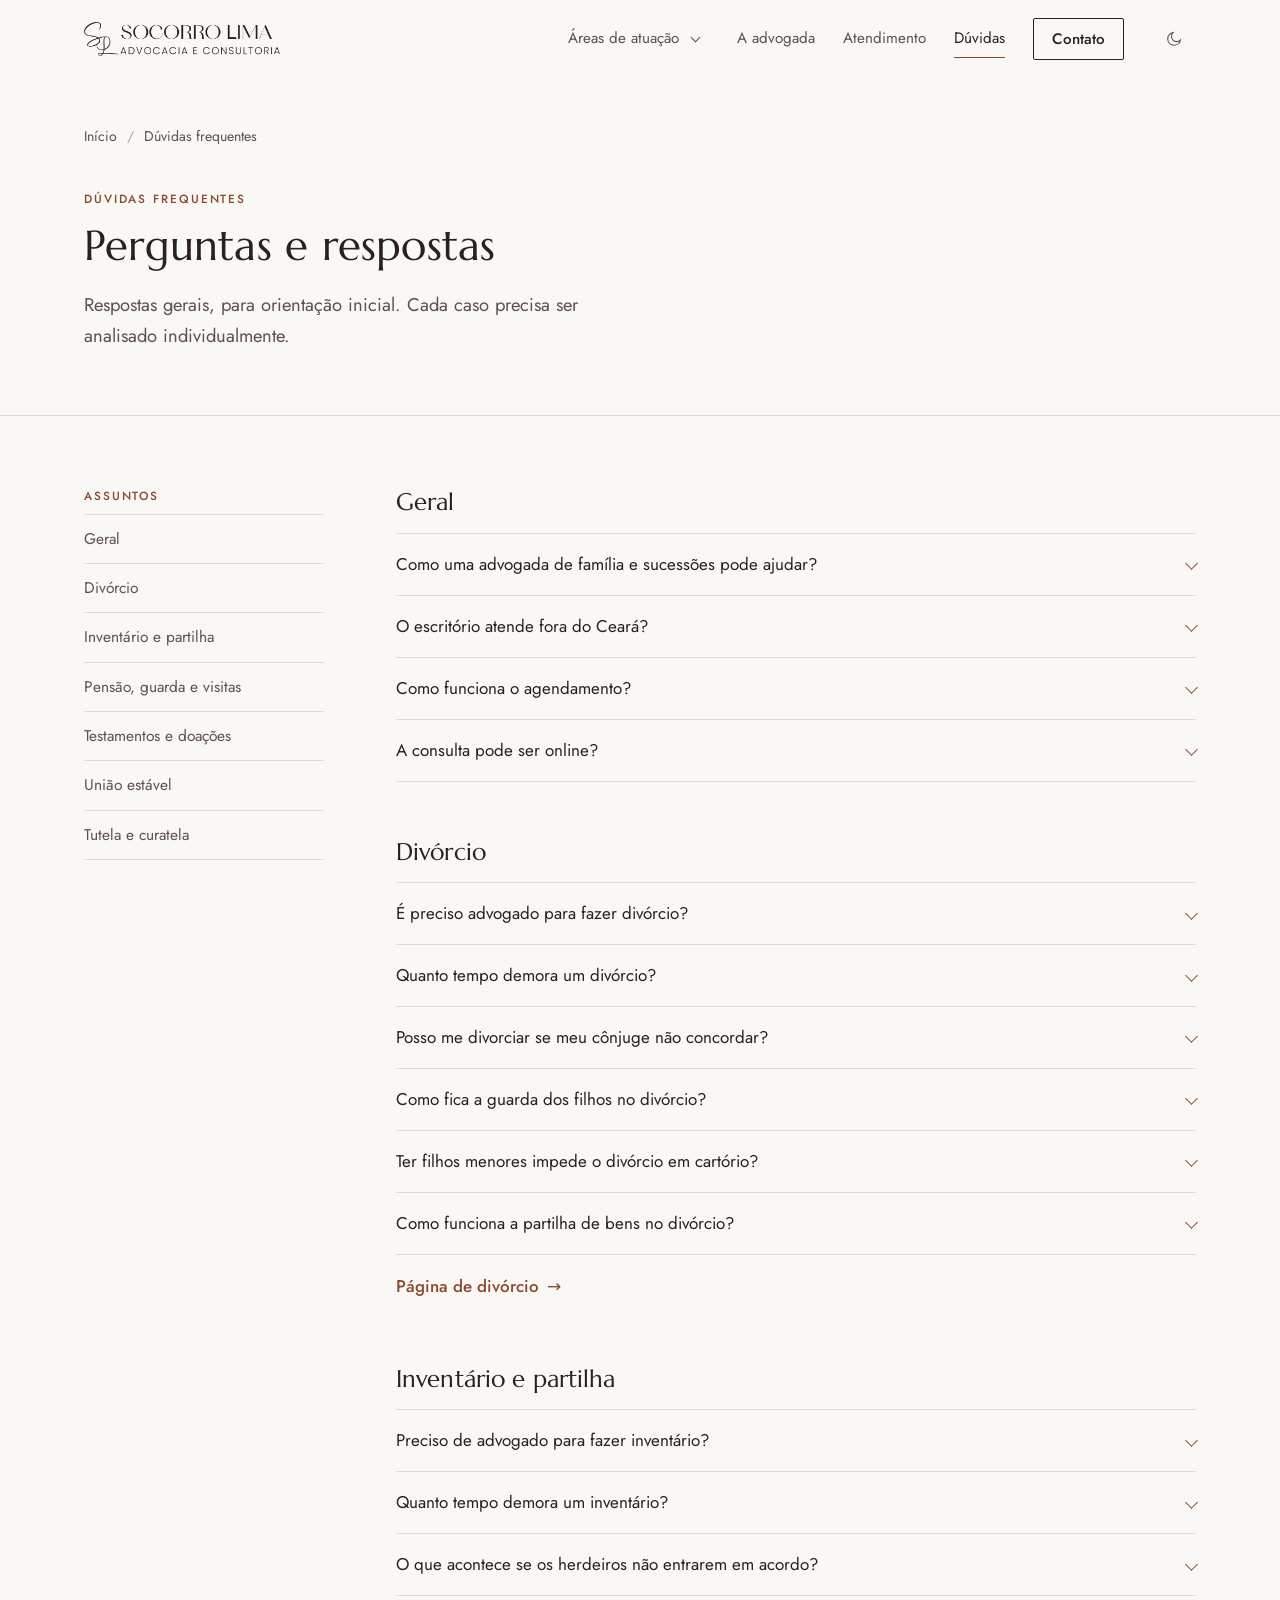
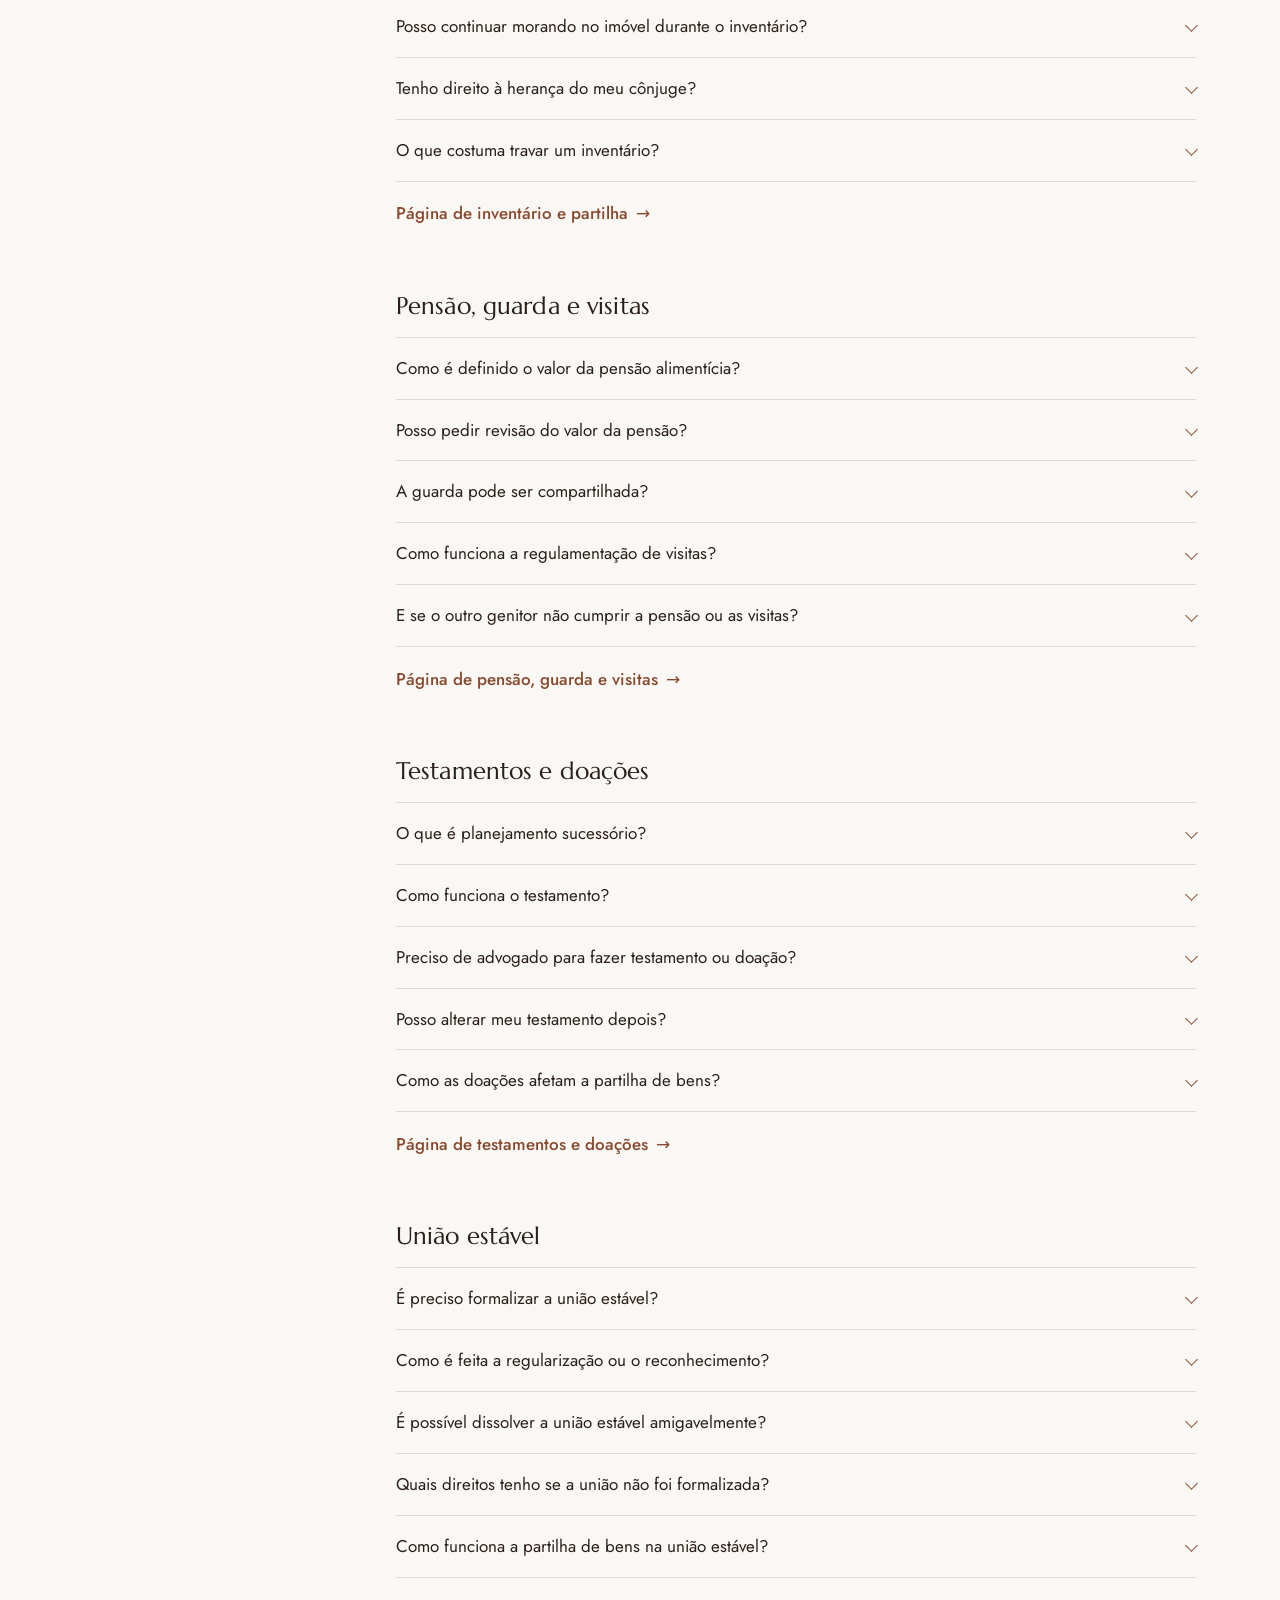
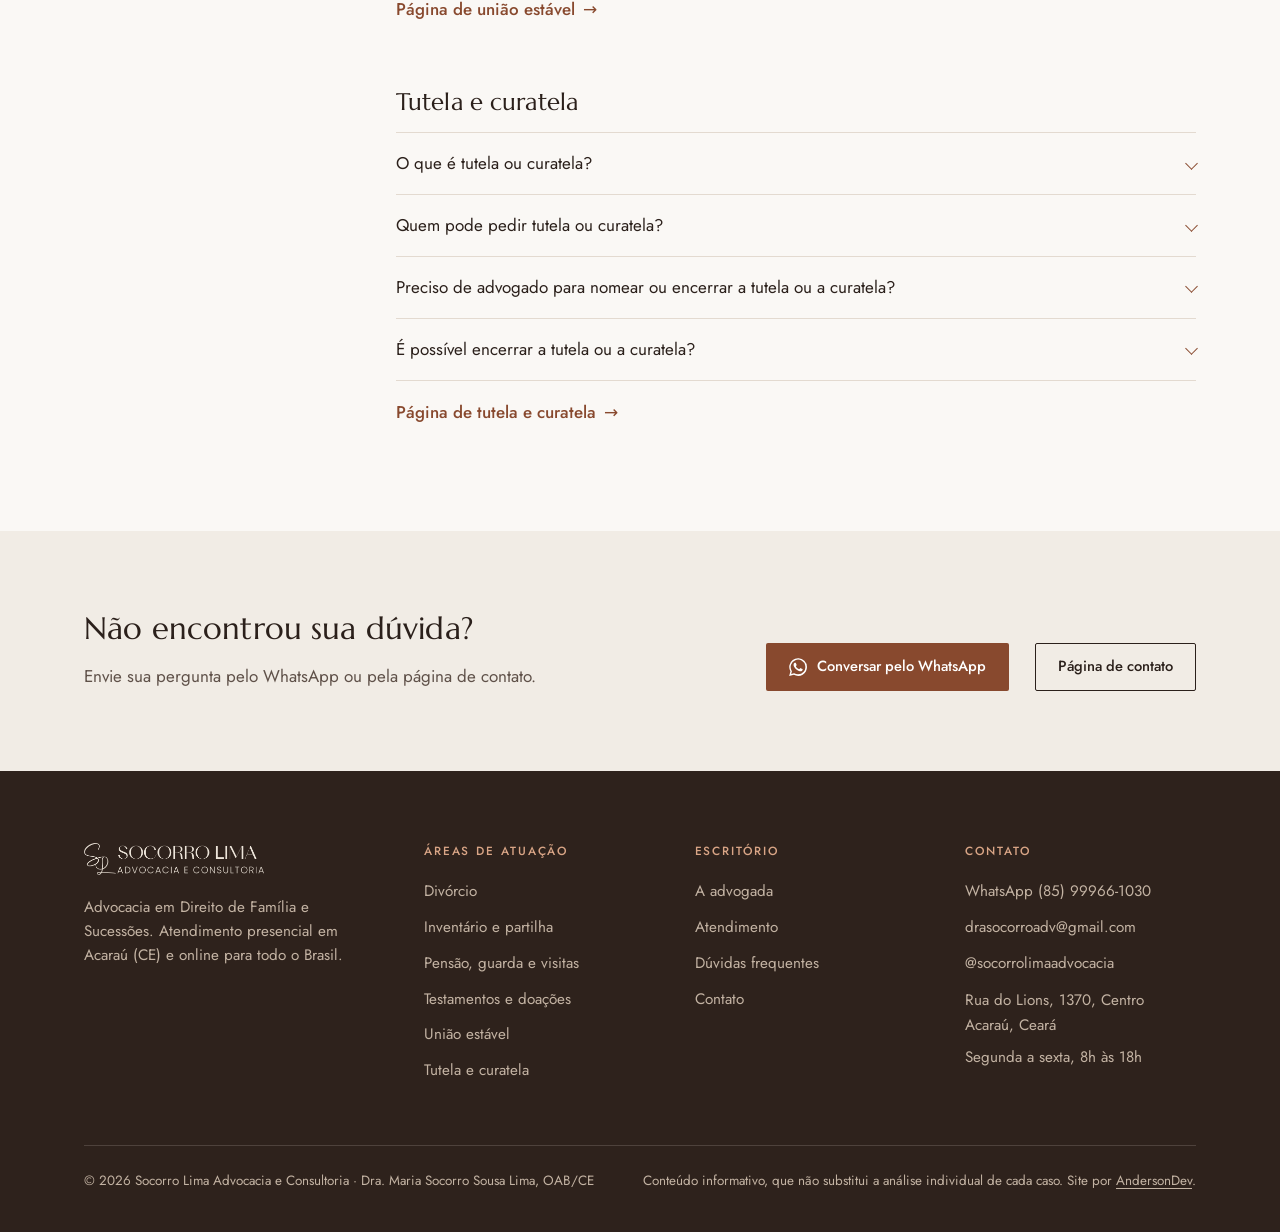
<file: duvidas.html>
<!doctype html>
<html lang="pt-BR">
<head>
<meta charset="utf-8">
<meta name="viewport" content="width=device-width, initial-scale=1, viewport-fit=cover">
<title>Dúvidas sobre divórcio, inventário e pensão · Socorro Lima</title>
<meta name="description" content="Respostas gerais sobre divórcio, inventário, pensão, guarda, união estável, testamentos, tutela e curatela.">
<meta property="og:title" content="Dúvidas sobre divórcio, inventário e pensão · Socorro Lima">
<meta property="og:description" content="Respostas gerais sobre divórcio, inventário, pensão, guarda, união estável, testamentos, tutela e curatela.">
<meta property="og:type" content="website">
<meta property="og:locale" content="pt_BR">
<meta property="og:site_name" content="Socorro Lima Advocacia e Consultoria">
<meta name="theme-color" content="#faf8f5" media="(prefers-color-scheme: light)">
<meta name="theme-color" content="#1a1411" media="(prefers-color-scheme: dark)">
<link rel="icon" type="image/png" href="assets/img/favicon.png">
<link rel="apple-touch-icon" href="assets/img/apple-touch-icon.png">
<link rel="preload" href="assets/fonts/jost-latin.woff2" as="font" type="font/woff2" crossorigin>
<link rel="preload" href="assets/fonts/marcellus-latin.woff2" as="font" type="font/woff2" crossorigin>
<link rel="stylesheet" href="assets/site.css">
<script>document.documentElement.classList.add('js');try{var t=localStorage.getItem('sl-theme');if(t)document.documentElement.dataset.theme=t}catch(e){}</script>
</head>
<body>
<a class="skip" href="#conteudo">Pular para o conteúdo</a>
<header class="top" id="top">
  <div class="wrap">
    <a class="brand" href="index.html" aria-label="Socorro Lima Advocacia e Consultoria, página inicial"><img class="logo logo-l" src="assets/img/logo-escuro.png" alt="" width="706" height="126" fetchpriority="high"><img class="logo logo-d" src="assets/img/logo-claro.png" alt="" width="706" height="126"></a>
    <nav class="nav" aria-label="Navegação principal">
      <div class="dd">
        <a href="areas.html">Áreas de atuação</a>
        <button class="dd-btn" type="button" aria-expanded="false" aria-controls="dd-areas" aria-label="Mostrar áreas de atuação"></button>
        <div class="dd-panel" id="dd-areas"><a href="divorcio.html">Divórcios e separações</a><a href="inventario.html">Inventário e partilha de bens</a><a href="pensao-guarda-visitas.html">Pensão alimentícia, guarda e visitas</a><a href="planejamento-sucessorio.html">Planejamento sucessório, testamentos e doações</a><a href="uniao-estavel.html">Regularização e dissolução de união estável</a><a href="tutela-curatela.html">Tutela e curatela</a><a class="all" href="areas.html">Todas as áreas</a></div>
      </div>
      <a href="a-advogada.html">A advogada</a><a href="atendimento.html">Atendimento</a><a href="duvidas.html" aria-current="page">Dúvidas</a>
      <a class="btn btn-line" href="contato.html">Contato</a>
    </nav>
    <div class="tools">
      <button class="icon-btn" id="theme" type="button" aria-label="Alternar tema claro ou escuro"><svg viewBox="0 0 24 24" fill="none" stroke="currentColor" stroke-width="1.5" aria-hidden="true"><path d="M20.5 13.4A8.5 8.5 0 1 1 10.6 3.5a6.6 6.6 0 0 0 9.9 9.9Z"/></svg></button>
      <button class="icon-btn burger" id="burger" type="button" aria-label="Abrir menu" aria-expanded="false" aria-controls="mnav"><span></span><span></span><span></span></button>
    </div>
  </div>
</header>
<nav class="mnav" id="mnav" aria-label="Menu">
  <a href="index.html">Início</a>
  <div class="grp"><a href="areas.html">Áreas de atuação</a><div class="sub"><a href="divorcio.html">Divórcio</a><a href="inventario.html">Inventário e partilha</a><a href="pensao-guarda-visitas.html">Pensão, guarda e visitas</a><a href="planejamento-sucessorio.html">Testamentos e doações</a><a href="uniao-estavel.html">União estável</a><a href="tutela-curatela.html">Tutela e curatela</a></div></div>
  <a href="a-advogada.html">A advogada</a><a href="atendimento.html">Atendimento</a><a href="duvidas.html" aria-current="page">Dúvidas</a>
  <a class="btn btn-primary" href="contato.html">Contato</a>
</nav>
<main id="conteudo">
<header class="phead"><div class="wrap">
  <nav aria-label="Você está em"><ol class="crumbs"><li><a href="index.html">Início</a></li><li aria-current="page">Dúvidas frequentes</li></ol></nav>
  <span class="label">Dúvidas frequentes</span>
  <h1>Perguntas e respostas</h1>
  <p class="lead">Respostas gerais, para orientação inicial. Cada caso precisa ser analisado individualmente.</p>
</div></header><div class="wrap faq-page"><nav class="side-nav" aria-label="Assuntos"><span class="label">Assuntos</span><ul><li><a href="#geral">Geral</a></li><li><a href="#divorcio">Divórcio</a></li><li><a href="#inventario">Inventário e partilha</a></li><li><a href="#pensao">Pensão, guarda e visitas</a></li><li><a href="#planejamento">Testamentos e doações</a></li><li><a href="#uniao">União estável</a></li><li><a href="#tutela">Tutela e curatela</a></li></ul></nav><div><section class="faq-group" id="geral" aria-labelledby="g-geral"><h2 id="g-geral">Geral</h2><div class="faq"><details><summary>Como uma advogada de família e sucessões pode ajudar?</summary><p>Atuando em divórcios, inventários, pensão alimentícia, guarda de filhos, união estável, testamentos e outras questões familiares, para que o processo seja conduzido com segurança.</p></details><details><summary>O escritório atende fora do Ceará?</summary><p>Sim. O atendimento online alcança clientes em todo o Brasil.</p></details><details><summary>Como funciona o agendamento?</summary><p>Pelo WhatsApp. No agendamento, você recebe as informações sobre condições e valores da consulta.</p></details><details><summary>A consulta pode ser online?</summary><p>Sim. A consulta pode ser presencial, no escritório, ou por videochamada.</p></details></div></section><section class="faq-group" id="divorcio" aria-labelledby="g-divorcio"><h2 id="g-divorcio">Divórcio</h2><div class="faq"><details><summary>É preciso advogado para fazer divórcio?</summary><p>Sim. Seja judicial ou extrajudicial, a presença de advogado é obrigatória para que todos os direitos sejam respeitados.</p></details><details><summary>Quanto tempo demora um divórcio?</summary><p>O consensual pode ser concluído em poucas semanas. O litigioso pode levar mais tempo, conforme o grau de conflito.</p></details><details><summary>Posso me divorciar se meu cônjuge não concordar?</summary><p>Sim. Nesse caso o divórcio será litigioso, e o juiz decidirá os pontos de discordância.</p></details><details><summary>Como fica a guarda dos filhos no divórcio?</summary><p>Pode ser compartilhada ou unilateral, sempre priorizando o interesse da criança.</p></details><details><summary>Ter filhos menores impede o divórcio em cartório?</summary><p>Não, desde que guarda, pensão alimentícia e convivência já tenham sido resolvidas judicialmente e haja consenso entre o casal.</p></details><details><summary>Como funciona a partilha de bens no divórcio?</summary><p>Depende do regime de bens adotado no casamento. Cada caso é avaliado para que a divisão seja feita de acordo com a lei.</p></details></div><a class="tlink" href="divorcio.html">Página de divórcio <span class="arr" aria-hidden="true">→</span></a></section><section class="faq-group" id="inventario" aria-labelledby="g-inventario"><h2 id="g-inventario">Inventário e partilha</h2><div class="faq"><details><summary>Preciso de advogado para fazer inventário?</summary><p>Sim. A presença de advogado é obrigatória tanto no inventário judicial quanto no extrajudicial.</p></details><details><summary>Quanto tempo demora um inventário?</summary><p>O extrajudicial pode ser concluído em poucas semanas. O judicial depende do número de herdeiros, da complexidade dos bens e do consenso entre as partes.</p></details><details><summary>O que acontece se os herdeiros não entrarem em acordo?</summary><p>O inventário precisa ser feito judicialmente, com o advogado conduzindo o processo e defendendo os direitos do herdeiro que representa.</p></details><details><summary>Posso continuar morando no imóvel durante o inventário?</summary><p>Sim, até a conclusão da partilha, desde que não haja decisão judicial em sentido contrário.</p></details><details><summary>Tenho direito à herança do meu cônjuge?</summary><p>Na maioria dos casos, sim. Depende do regime de bens do casamento e da existência de descendentes ou ascendentes.</p></details><details><summary>O que costuma travar um inventário?</summary><p>Documentos dispersos, divergência entre herdeiros, dúvidas sobre o ITCMD e falta de informação sobre o andamento junto ao cartório ou ao juízo.</p></details></div><a class="tlink" href="inventario.html">Página de inventário e partilha <span class="arr" aria-hidden="true">→</span></a></section><section class="faq-group" id="pensao" aria-labelledby="g-pensao"><h2 id="g-pensao">Pensão, guarda e visitas</h2><div class="faq"><details><summary>Como é definido o valor da pensão alimentícia?</summary><p>Pela necessidade de quem recebe e pela possibilidade de quem paga. Não há percentual fixo em lei; na prática, para um único filho, costuma variar entre 20% e 30% da renda líquida.</p></details><details><summary>Posso pedir revisão do valor da pensão?</summary><p>Sim, quando houver mudança na situação financeira de quem paga ou nas necessidades de quem recebe.</p></details><details><summary>A guarda pode ser compartilhada?</summary><p>Sim. Sempre que possível, a guarda compartilhada é aplicada, pois mantém o vínculo com ambos os pais.</p></details><details><summary>Como funciona a regulamentação de visitas?</summary><p>O juiz ou um acordo extrajudicial define dias, horários e condições para as visitas.</p></details><details><summary>E se o outro genitor não cumprir a pensão ou as visitas?</summary><p>É possível pedir o cumprimento judicialmente, com as medidas legais cabíveis.</p></details></div><a class="tlink" href="pensao-guarda-visitas.html">Página de pensão, guarda e visitas <span class="arr" aria-hidden="true">→</span></a></section><section class="faq-group" id="planejamento" aria-labelledby="g-planejamento"><h2 id="g-planejamento">Testamentos e doações</h2><div class="faq"><details><summary>O que é planejamento sucessório?</summary><p>É a organização da transferência de bens e patrimônio de forma estratégica, prevenindo conflitos entre herdeiros e garantindo segurança jurídica.</p></details><details><summary>Como funciona o testamento?</summary><p>Ele determina como o patrimônio será distribuído após a morte, respeitando a parte obrigatória dos herdeiros necessários (filhos, cônjuge ou pais).</p></details><details><summary>Preciso de advogado para fazer testamento ou doação?</summary><p>Sim. O acompanhamento de advogado garante que os atos sejam válidos e protegidos contra questionamentos futuros.</p></details><details><summary>Posso alterar meu testamento depois?</summary><p>Sim, a qualquer momento, desde que você esteja em plena capacidade civil.</p></details><details><summary>Como as doações afetam a partilha de bens?</summary><p>Elas antecipam a transferência de patrimônio, mas precisam ser formalizadas e orientadas para não prejudicar herdeiros.</p></details></div><a class="tlink" href="planejamento-sucessorio.html">Página de testamentos e doações <span class="arr" aria-hidden="true">→</span></a></section><section class="faq-group" id="uniao" aria-labelledby="g-uniao"><h2 id="g-uniao">União estável</h2><div class="faq"><details><summary>É preciso formalizar a união estável?</summary><p>A formalização garante direitos patrimoniais, sucessórios e previdenciários, protegendo o casal e a família.</p></details><details><summary>Como é feita a regularização ou o reconhecimento?</summary><p>São avaliados o tempo de convivência, o patrimônio e os direitos envolvidos, e a união é formalizada de acordo com a lei.</p></details><details><summary>É possível dissolver a união estável amigavelmente?</summary><p>Sim. A dissolução pode ser consensual, evitando disputas judiciais.</p></details><details><summary>Quais direitos tenho se a união não foi formalizada?</summary><p>Mesmo sem formalização, podem existir direitos patrimoniais e sucessórios, mas é necessário acompanhamento jurídico para reconhecê-los.</p></details><details><summary>Como funciona a partilha de bens na união estável?</summary><p>Depende do regime de bens adotado pelo casal.</p></details></div><a class="tlink" href="uniao-estavel.html">Página de união estável <span class="arr" aria-hidden="true">→</span></a></section><section class="faq-group" id="tutela" aria-labelledby="g-tutela"><h2 id="g-tutela">Tutela e curatela</h2><div class="faq"><details><summary>O que é tutela ou curatela?</summary><p>São instrumentos legais para proteger menores, incapazes ou idosos, garantindo seus direitos e os cuidados necessários.</p></details><details><summary>Quem pode pedir tutela ou curatela?</summary><p>Familiares, responsáveis legais ou interessados com vínculo legítimo, junto à Justiça.</p></details><details><summary>Preciso de advogado para nomear ou encerrar a tutela ou a curatela?</summary><p>Sim. A presença de advogado é obrigatória para que os atos sejam válidos.</p></details><details><summary>É possível encerrar a tutela ou a curatela?</summary><p>Sim. Quando o menor atinge a maioridade ou o curatelado recupera a capacidade, o encerramento pode ser formalizado.</p></details></div><a class="tlink" href="tutela-curatela.html">Página de tutela e curatela <span class="arr" aria-hidden="true">→</span></a></section></div></div><section class="cta" aria-labelledby="cta-h"><div class="wrap">
  <div><h2 id="cta-h">Não encontrou sua dúvida?</h2><p>Envie sua pergunta pelo WhatsApp ou pela página de contato.</p></div>
  <div class="actions"><a class="btn btn-primary" href="https://wa.me/5585999661030?text=Ol%C3%A1%2C%20Dra.%20Socorro.%20Vim%20pelo%20site%20e%20gostaria%20de%20agendar%20uma%20consulta." target="_blank" rel="noopener"><svg viewBox="0 0 24 24" fill="currentColor" aria-hidden="true"><path d="M17.5 14.4c-.3-.1-1.7-.8-2-.9-.3-.1-.5-.1-.7.1-.2.3-.8.9-.9 1.1-.2.2-.3.2-.6.1-.3-.1-1.2-.5-2.4-1.5-.9-.8-1.5-1.8-1.6-2.1-.2-.3 0-.4.1-.6l.4-.5c.2-.2.2-.3.3-.5.1-.2 0-.4 0-.5l-.9-2.2c-.2-.6-.5-.5-.7-.5h-.6c-.2 0-.5.1-.8.4-.3.3-1 1-1 2.5s1.1 2.9 1.2 3.1c.1.2 2.1 3.2 5.1 4.5.7.3 1.3.5 1.7.6.7.2 1.4.2 1.9.1.6-.1 1.7-.7 2-1.4.2-.7.2-1.2.2-1.4-.1-.1-.3-.2-.6-.3ZM12 21.8c-1.8 0-3.5-.5-5-1.4l-.4-.2-3.7 1 1-3.6-.2-.4A9.8 9.8 0 1 1 12 21.8Zm8.4-18.2A11.8 11.8 0 0 0 1.9 17.9L.2 24l6.3-1.6A11.8 11.8 0 0 0 24 12a11.7 11.7 0 0 0-3.6-8.4Z"/></svg>Conversar pelo WhatsApp</a><a class="btn btn-line" href="contato.html">Página de contato</a></div>
</div></section>
</main>
<footer>
  <div class="wrap">
    <div class="cols">
      <div><img class="logo logo-foot" src="assets/img/logo-claro.png" alt="Socorro Lima Advocacia e Consultoria" width="706" height="126" loading="lazy">
        <p class="about">Advocacia em Direito de Família e Sucessões. Atendimento presencial em Acaraú (CE) e online para todo o Brasil.</p></div>
      <div><h2>Áreas de atuação</h2><ul><li><a href="divorcio.html">Divórcio</a></li><li><a href="inventario.html">Inventário e partilha</a></li><li><a href="pensao-guarda-visitas.html">Pensão, guarda e visitas</a></li><li><a href="planejamento-sucessorio.html">Testamentos e doações</a></li><li><a href="uniao-estavel.html">União estável</a></li><li><a href="tutela-curatela.html">Tutela e curatela</a></li></ul></div>
      <div><h2>Escritório</h2><ul><li><a href="a-advogada.html">A advogada</a></li><li><a href="atendimento.html">Atendimento</a></li><li><a href="duvidas.html">Dúvidas frequentes</a></li><li><a href="contato.html">Contato</a></li></ul></div>
      <div><h2>Contato</h2><ul>
        <li><a href="https://wa.me/5585999661030?text=Ol%C3%A1%2C%20Dra.%20Socorro.%20Vim%20pelo%20site%20e%20gostaria%20de%20agendar%20uma%20consulta." target="_blank" rel="noopener">WhatsApp (85) 99966-1030</a></li>
        <li><a href="mailto:drasocorroadv@gmail.com">drasocorroadv@gmail.com</a></li>
        <li><a href="https://www.instagram.com/socorrolimaadvocacia/" target="_blank" rel="noopener">@socorrolimaadvocacia</a></li>
        <li style="padding-top:6px">Rua do Lions, 1370, Centro<br>Acaraú, Ceará</li>
        <li style="padding-top:6px">Segunda a sexta, 8h às 18h</li></ul></div>
    </div>
    <div class="legal">
      <p>© <span id="ano">2026</span> Socorro Lima Advocacia e Consultoria · Dra. Maria Socorro Sousa Lima, OAB/CE</p>
      <p>Conteúdo informativo, que não substitui a análise individual de cada caso. Site por <a href="https://www.instagram.com/anderson.fsfs/" target="_blank" rel="noopener">AndersonDev</a>.</p>
    </div>
  </div>
</footer>
<script src="assets/site.js"></script>
</body>
</html>
</file>
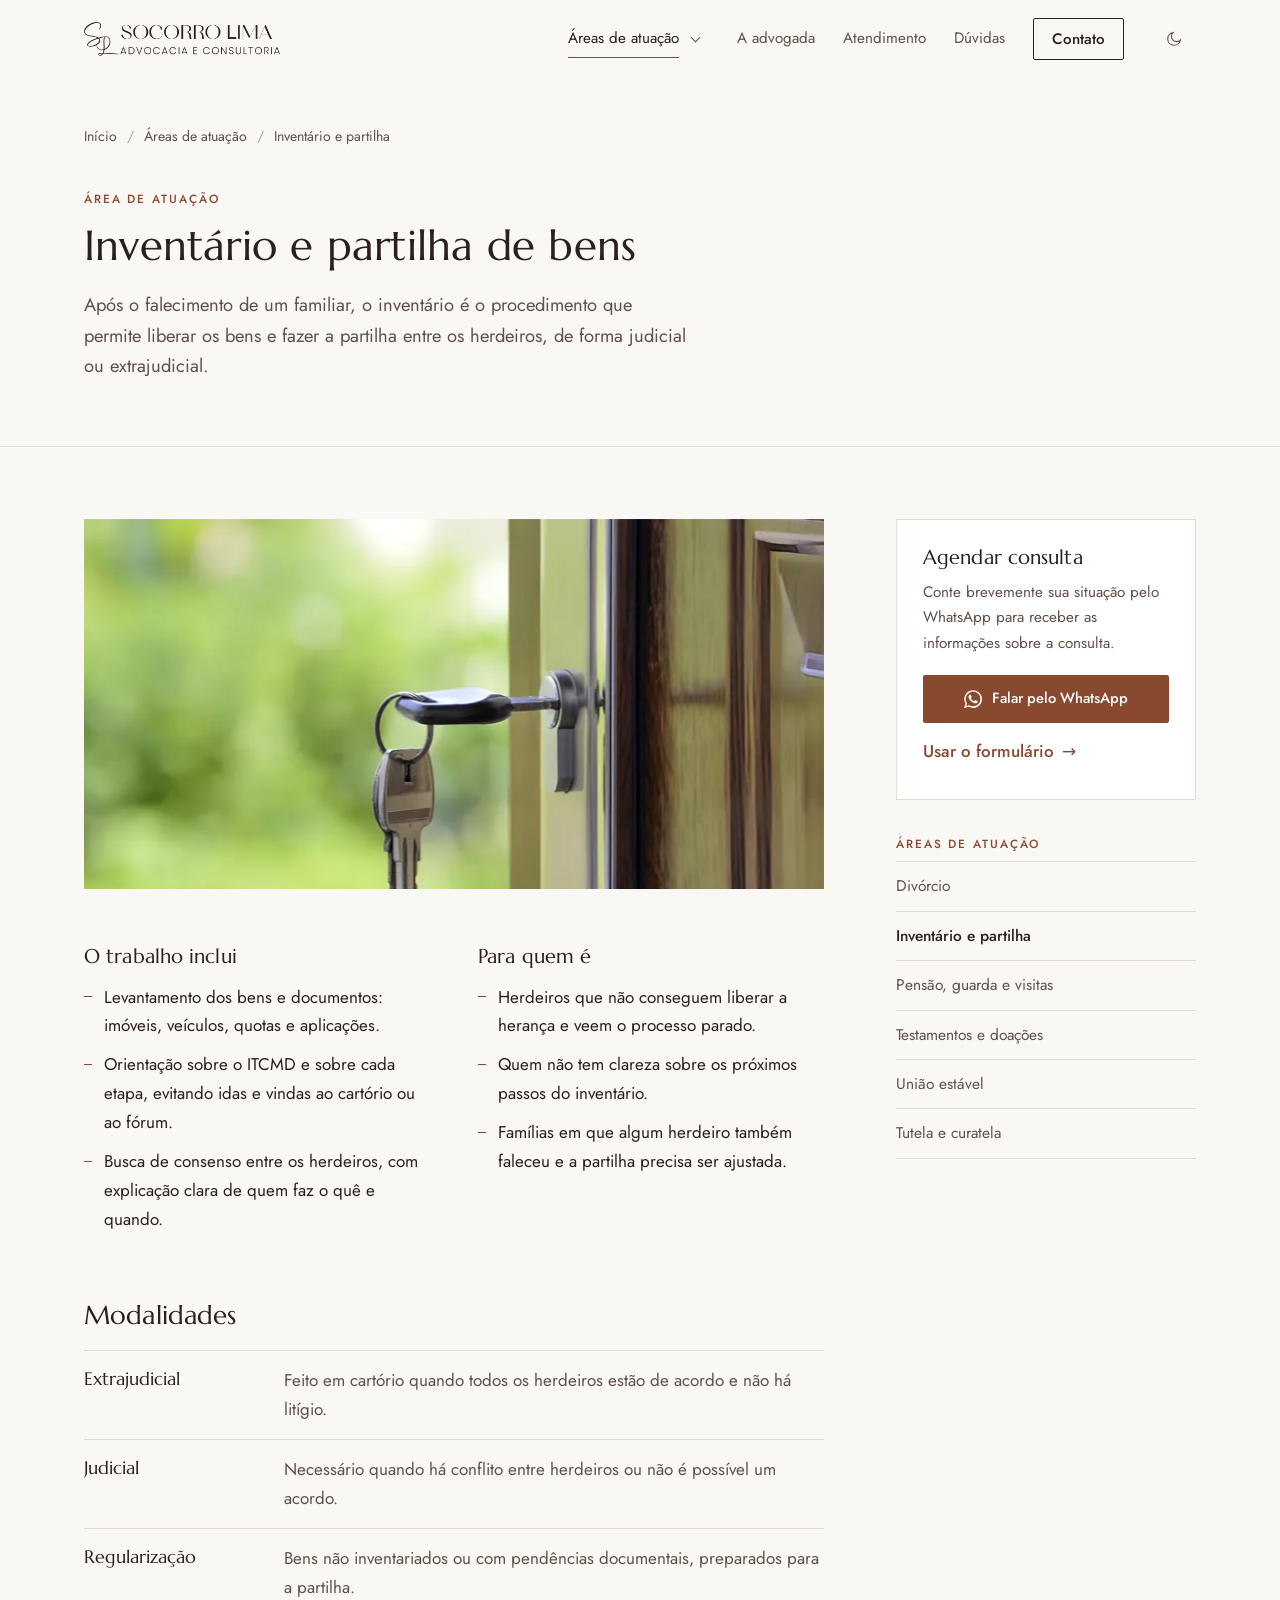
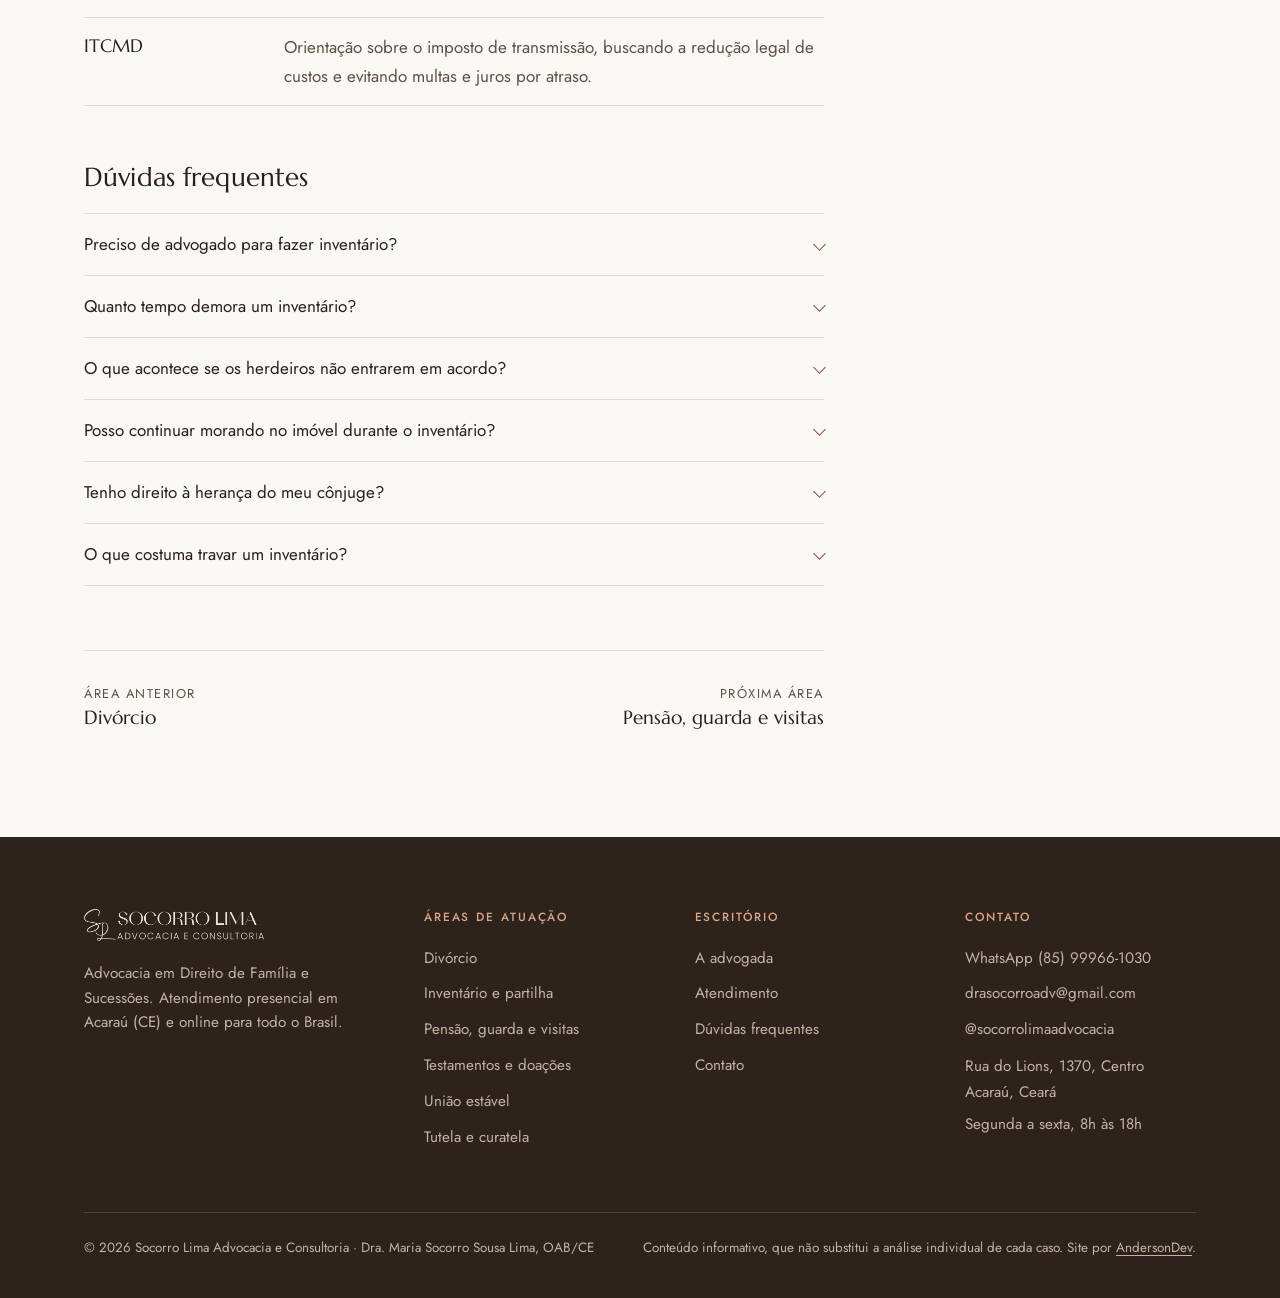
<file: inventario.html>
<!doctype html>
<html lang="pt-BR">
<head>
<meta charset="utf-8">
<meta name="viewport" content="width=device-width, initial-scale=1, viewport-fit=cover">
<title>Inventário e partilha de bens em Acaraú (CE) · Socorro Lima</title>
<meta name="description" content="Após o falecimento de um familiar, o inventário é o procedimento que permite liberar os bens e fazer a partilha entre os herdeiros, de forma judicial ou extrajudicial. Atendimento em Acaraú (CE) e online.">
<meta property="og:title" content="Inventário e partilha de bens em Acaraú (CE) · Socorro Lima">
<meta property="og:description" content="Após o falecimento de um familiar, o inventário é o procedimento que permite liberar os bens e fazer a partilha entre os herdeiros, de forma judicial ou extrajudicial. Atendimento em Acaraú (CE) e online.">
<meta property="og:type" content="website">
<meta property="og:locale" content="pt_BR">
<meta property="og:site_name" content="Socorro Lima Advocacia e Consultoria">
<meta name="theme-color" content="#faf8f5" media="(prefers-color-scheme: light)">
<meta name="theme-color" content="#1a1411" media="(prefers-color-scheme: dark)">
<link rel="icon" type="image/png" href="assets/img/favicon.png">
<link rel="apple-touch-icon" href="assets/img/apple-touch-icon.png">
<link rel="preload" href="assets/fonts/jost-latin.woff2" as="font" type="font/woff2" crossorigin>
<link rel="preload" href="assets/fonts/marcellus-latin.woff2" as="font" type="font/woff2" crossorigin>
<link rel="stylesheet" href="assets/site.css">
<script>document.documentElement.classList.add('js');try{var t=localStorage.getItem('sl-theme');if(t)document.documentElement.dataset.theme=t}catch(e){}</script>
</head>
<body>
<a class="skip" href="#conteudo">Pular para o conteúdo</a>
<header class="top" id="top">
  <div class="wrap">
    <a class="brand" href="index.html" aria-label="Socorro Lima Advocacia e Consultoria, página inicial"><img class="logo logo-l" src="assets/img/logo-escuro.png" alt="" width="706" height="126" fetchpriority="high"><img class="logo logo-d" src="assets/img/logo-claro.png" alt="" width="706" height="126"></a>
    <nav class="nav" aria-label="Navegação principal">
      <div class="dd">
        <a href="areas.html" aria-current="page">Áreas de atuação</a>
        <button class="dd-btn" type="button" aria-expanded="false" aria-controls="dd-areas" aria-label="Mostrar áreas de atuação"></button>
        <div class="dd-panel" id="dd-areas"><a href="divorcio.html">Divórcios e separações</a><a href="inventario.html" aria-current="page">Inventário e partilha de bens</a><a href="pensao-guarda-visitas.html">Pensão alimentícia, guarda e visitas</a><a href="planejamento-sucessorio.html">Planejamento sucessório, testamentos e doações</a><a href="uniao-estavel.html">Regularização e dissolução de união estável</a><a href="tutela-curatela.html">Tutela e curatela</a><a class="all" href="areas.html">Todas as áreas</a></div>
      </div>
      <a href="a-advogada.html">A advogada</a><a href="atendimento.html">Atendimento</a><a href="duvidas.html">Dúvidas</a>
      <a class="btn btn-line" href="contato.html">Contato</a>
    </nav>
    <div class="tools">
      <button class="icon-btn" id="theme" type="button" aria-label="Alternar tema claro ou escuro"><svg viewBox="0 0 24 24" fill="none" stroke="currentColor" stroke-width="1.5" aria-hidden="true"><path d="M20.5 13.4A8.5 8.5 0 1 1 10.6 3.5a6.6 6.6 0 0 0 9.9 9.9Z"/></svg></button>
      <button class="icon-btn burger" id="burger" type="button" aria-label="Abrir menu" aria-expanded="false" aria-controls="mnav"><span></span><span></span><span></span></button>
    </div>
  </div>
</header>
<nav class="mnav" id="mnav" aria-label="Menu">
  <a href="index.html">Início</a>
  <div class="grp"><a href="areas.html">Áreas de atuação</a><div class="sub"><a href="divorcio.html">Divórcio</a><a href="inventario.html" aria-current="page">Inventário e partilha</a><a href="pensao-guarda-visitas.html">Pensão, guarda e visitas</a><a href="planejamento-sucessorio.html">Testamentos e doações</a><a href="uniao-estavel.html">União estável</a><a href="tutela-curatela.html">Tutela e curatela</a></div></div>
  <a href="a-advogada.html">A advogada</a><a href="atendimento.html">Atendimento</a><a href="duvidas.html">Dúvidas</a>
  <a class="btn btn-primary" href="contato.html">Contato</a>
</nav>
<main id="conteudo">
<header class="phead"><div class="wrap">
  <nav aria-label="Você está em"><ol class="crumbs"><li><a href="index.html">Início</a></li><li><a href="areas.html">Áreas de atuação</a></li><li aria-current="page">Inventário e partilha</li></ol></nav>
  <span class="label">Área de atuação</span>
  <h1>Inventário e partilha de bens</h1>
  <p class="lead">Após o falecimento de um familiar, o inventário é o procedimento que permite liberar os bens e fazer a partilha entre os herdeiros, de forma judicial ou extrajudicial.</p>
</div></header>
<div class="wrap area-grid">
  <div class="area-main">
    <figure class="area-photo"><img src="assets/img/areas/inventario.webp" srcset="assets/img/areas/inventario-800.webp 800w, assets/img/areas/inventario.webp 1600w" sizes="(max-width:900px) 100vw, 740px" alt="Chaves penduradas na fechadura de uma porta de casa" width="1600" height="800"></figure>
    <section class="two" aria-label="Escopo">
      <div><h2>O trabalho inclui</h2><ul class="list"><li>Levantamento dos bens e documentos: imóveis, veículos, quotas e aplicações.</li><li>Orientação sobre o ITCMD e sobre cada etapa, evitando idas e vindas ao cartório ou ao fórum.</li><li>Busca de consenso entre os herdeiros, com explicação clara de quem faz o quê e quando.</li></ul></div>
      <div><h2>Para quem é</h2><ul class="list"><li>Herdeiros que não conseguem liberar a herança e veem o processo parado.</li><li>Quem não tem clareza sobre os próximos passos do inventário.</li><li>Famílias em que algum herdeiro também faleceu e a partilha precisa ser ajustada.</li></ul></div>
    </section>
    <section aria-labelledby="h-defs"><h2 id="h-defs">Modalidades</h2><dl class="defs serif"><div><dt>Extrajudicial</dt><dd>Feito em cartório quando todos os herdeiros estão de acordo e não há litígio.</dd></div><div><dt>Judicial</dt><dd>Necessário quando há conflito entre herdeiros ou não é possível um acordo.</dd></div><div><dt>Regularização</dt><dd>Bens não inventariados ou com pendências documentais, preparados para a partilha.</dd></div><div><dt>ITCMD</dt><dd>Orientação sobre o imposto de transmissão, buscando a redução legal de custos e evitando multas e juros por atraso.</dd></div></dl></section>
    <section aria-labelledby="h-faq"><h2 id="h-faq">Dúvidas frequentes</h2><div class="faq"><details><summary>Preciso de advogado para fazer inventário?</summary><p>Sim. A presença de advogado é obrigatória tanto no inventário judicial quanto no extrajudicial.</p></details><details><summary>Quanto tempo demora um inventário?</summary><p>O extrajudicial pode ser concluído em poucas semanas. O judicial depende do número de herdeiros, da complexidade dos bens e do consenso entre as partes.</p></details><details><summary>O que acontece se os herdeiros não entrarem em acordo?</summary><p>O inventário precisa ser feito judicialmente, com o advogado conduzindo o processo e defendendo os direitos do herdeiro que representa.</p></details><details><summary>Posso continuar morando no imóvel durante o inventário?</summary><p>Sim, até a conclusão da partilha, desde que não haja decisão judicial em sentido contrário.</p></details><details><summary>Tenho direito à herança do meu cônjuge?</summary><p>Na maioria dos casos, sim. Depende do regime de bens do casamento e da existência de descendentes ou ascendentes.</p></details><details><summary>O que costuma travar um inventário?</summary><p>Documentos dispersos, divergência entre herdeiros, dúvidas sobre o ITCMD e falta de informação sobre o andamento junto ao cartório ou ao juízo.</p></details></div></section>
    <nav class="pager" aria-label="Outras áreas">
      <a href="divorcio.html"><small>Área anterior</small><span>Divórcio</span></a>
      <a class="next" href="pensao-guarda-visitas.html"><small>Próxima área</small><span>Pensão, guarda e visitas</span></a>
    </nav>
  </div>
  <aside class="aside" aria-label="Contato e outras áreas">
    <div class="box">
      <h2>Agendar consulta</h2>
      <p>Conte brevemente sua situação pelo WhatsApp para receber as informações sobre a consulta.</p>
      <a class="btn btn-primary" href="https://wa.me/5585999661030?text=Ol%C3%A1%2C%20Dra.%20Socorro.%20Vim%20pelo%20site%20e%20gostaria%20de%20orienta%C3%A7%C3%A3o%20sobre%20invent%C3%A1rio%20e%20partilha%20de%20bens." target="_blank" rel="noopener"><svg viewBox="0 0 24 24" fill="currentColor" aria-hidden="true"><path d="M17.5 14.4c-.3-.1-1.7-.8-2-.9-.3-.1-.5-.1-.7.1-.2.3-.8.9-.9 1.1-.2.2-.3.2-.6.1-.3-.1-1.2-.5-2.4-1.5-.9-.8-1.5-1.8-1.6-2.1-.2-.3 0-.4.1-.6l.4-.5c.2-.2.2-.3.3-.5.1-.2 0-.4 0-.5l-.9-2.2c-.2-.6-.5-.5-.7-.5h-.6c-.2 0-.5.1-.8.4-.3.3-1 1-1 2.5s1.1 2.9 1.2 3.1c.1.2 2.1 3.2 5.1 4.5.7.3 1.3.5 1.7.6.7.2 1.4.2 1.9.1.6-.1 1.7-.7 2-1.4.2-.7.2-1.2.2-1.4-.1-.1-.3-.2-.6-.3ZM12 21.8c-1.8 0-3.5-.5-5-1.4l-.4-.2-3.7 1 1-3.6-.2-.4A9.8 9.8 0 1 1 12 21.8Zm8.4-18.2A11.8 11.8 0 0 0 1.9 17.9L.2 24l6.3-1.6A11.8 11.8 0 0 0 24 12a11.7 11.7 0 0 0-3.6-8.4Z"/></svg>Falar pelo WhatsApp</a>
      <a class="tlink" href="contato.html#inventario">Usar o formulário <span class="arr" aria-hidden="true">→</span></a>
    </div>
    <div class="side-nav"><span class="label">Áreas de atuação</span><ul><li><a href="divorcio.html">Divórcio</a></li><li><a href="inventario.html" aria-current="page">Inventário e partilha</a></li><li><a href="pensao-guarda-visitas.html">Pensão, guarda e visitas</a></li><li><a href="planejamento-sucessorio.html">Testamentos e doações</a></li><li><a href="uniao-estavel.html">União estável</a></li><li><a href="tutela-curatela.html">Tutela e curatela</a></li></ul></div>
  </aside>
</div>
</main>
<footer>
  <div class="wrap">
    <div class="cols">
      <div><img class="logo logo-foot" src="assets/img/logo-claro.png" alt="Socorro Lima Advocacia e Consultoria" width="706" height="126" loading="lazy">
        <p class="about">Advocacia em Direito de Família e Sucessões. Atendimento presencial em Acaraú (CE) e online para todo o Brasil.</p></div>
      <div><h2>Áreas de atuação</h2><ul><li><a href="divorcio.html">Divórcio</a></li><li><a href="inventario.html">Inventário e partilha</a></li><li><a href="pensao-guarda-visitas.html">Pensão, guarda e visitas</a></li><li><a href="planejamento-sucessorio.html">Testamentos e doações</a></li><li><a href="uniao-estavel.html">União estável</a></li><li><a href="tutela-curatela.html">Tutela e curatela</a></li></ul></div>
      <div><h2>Escritório</h2><ul><li><a href="a-advogada.html">A advogada</a></li><li><a href="atendimento.html">Atendimento</a></li><li><a href="duvidas.html">Dúvidas frequentes</a></li><li><a href="contato.html">Contato</a></li></ul></div>
      <div><h2>Contato</h2><ul>
        <li><a href="https://wa.me/5585999661030?text=Ol%C3%A1%2C%20Dra.%20Socorro.%20Vim%20pelo%20site%20e%20gostaria%20de%20agendar%20uma%20consulta." target="_blank" rel="noopener">WhatsApp (85) 99966-1030</a></li>
        <li><a href="mailto:drasocorroadv@gmail.com">drasocorroadv@gmail.com</a></li>
        <li><a href="https://www.instagram.com/socorrolimaadvocacia/" target="_blank" rel="noopener">@socorrolimaadvocacia</a></li>
        <li style="padding-top:6px">Rua do Lions, 1370, Centro<br>Acaraú, Ceará</li>
        <li style="padding-top:6px">Segunda a sexta, 8h às 18h</li></ul></div>
    </div>
    <div class="legal">
      <p>© <span id="ano">2026</span> Socorro Lima Advocacia e Consultoria · Dra. Maria Socorro Sousa Lima, OAB/CE</p>
      <p>Conteúdo informativo, que não substitui a análise individual de cada caso. Site por <a href="https://www.instagram.com/anderson.fsfs/" target="_blank" rel="noopener">AndersonDev</a>.</p>
    </div>
  </div>
</footer>
<script src="assets/site.js"></script>
</body>
</html>
</file>
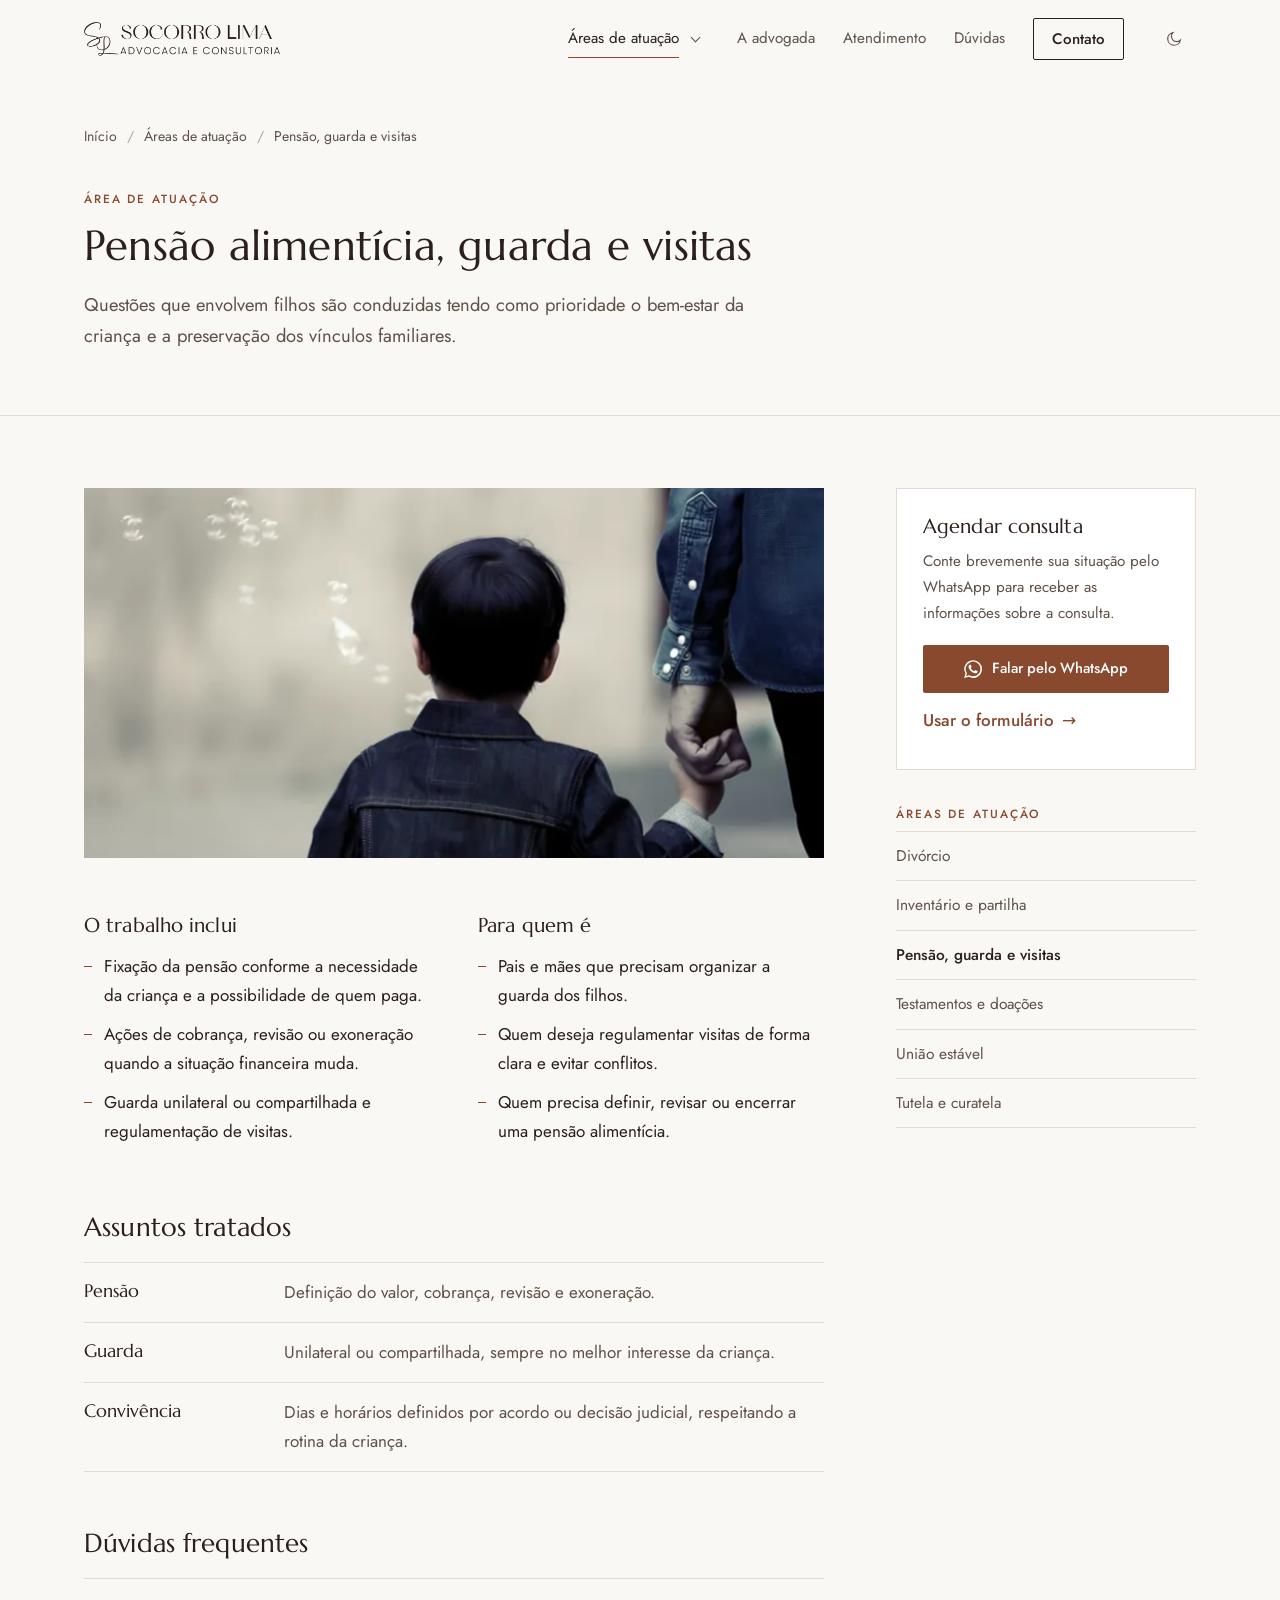
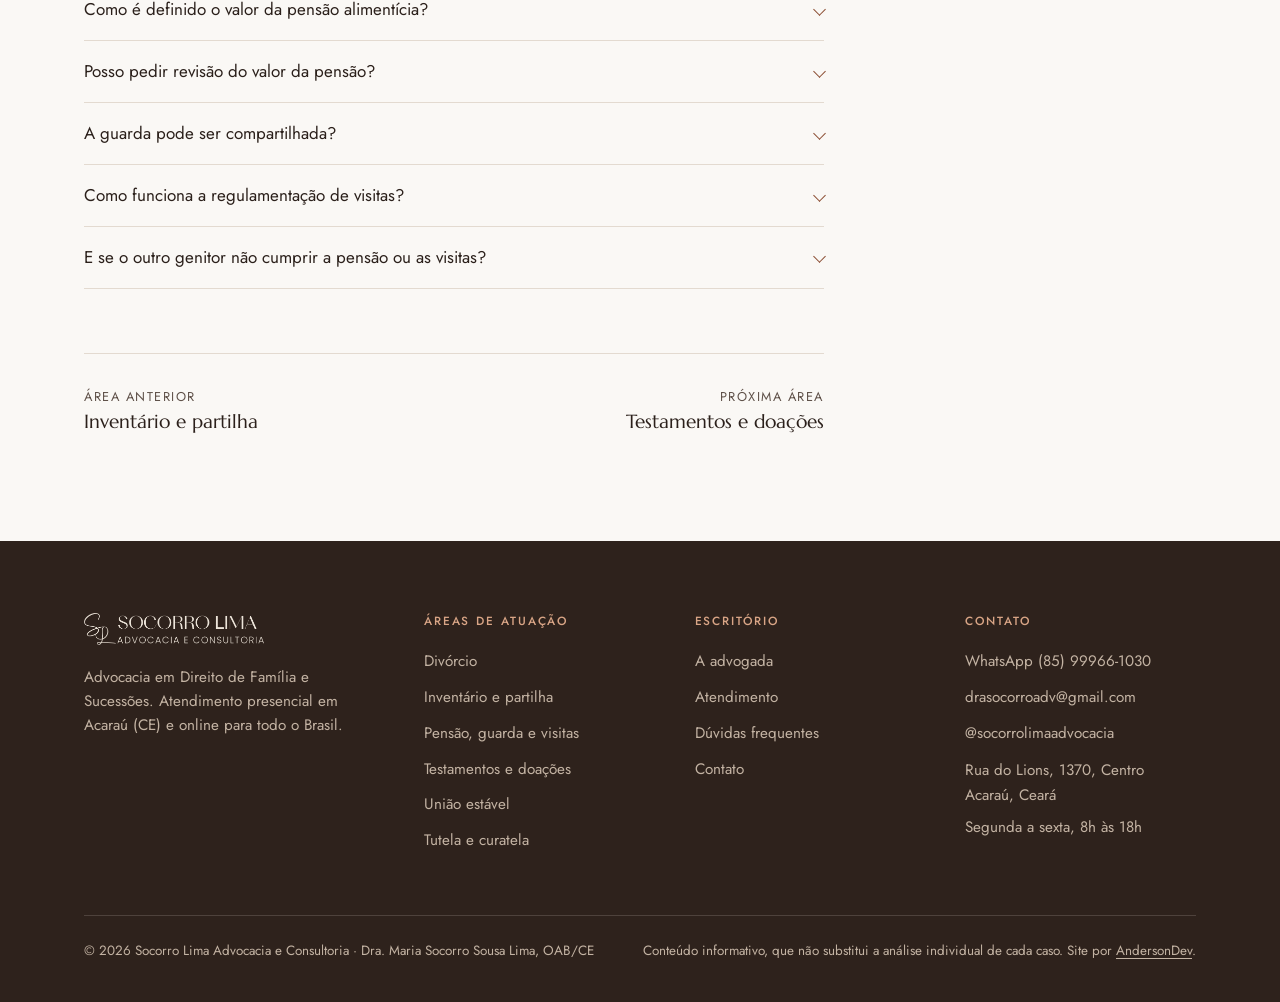
<file: pensao-guarda-visitas.html>
<!doctype html>
<html lang="pt-BR">
<head>
<meta charset="utf-8">
<meta name="viewport" content="width=device-width, initial-scale=1, viewport-fit=cover">
<title>Pensão alimentícia, guarda e visitas em Acaraú (CE) · Socorro Lima</title>
<meta name="description" content="Questões que envolvem filhos são conduzidas tendo como prioridade o bem-estar da criança e a preservação dos vínculos familiares. Atendimento em Acaraú (CE) e online.">
<meta property="og:title" content="Pensão alimentícia, guarda e visitas em Acaraú (CE) · Socorro Lima">
<meta property="og:description" content="Questões que envolvem filhos são conduzidas tendo como prioridade o bem-estar da criança e a preservação dos vínculos familiares. Atendimento em Acaraú (CE) e online.">
<meta property="og:type" content="website">
<meta property="og:locale" content="pt_BR">
<meta property="og:site_name" content="Socorro Lima Advocacia e Consultoria">
<meta name="theme-color" content="#faf8f5" media="(prefers-color-scheme: light)">
<meta name="theme-color" content="#1a1411" media="(prefers-color-scheme: dark)">
<link rel="icon" type="image/png" href="assets/img/favicon.png">
<link rel="apple-touch-icon" href="assets/img/apple-touch-icon.png">
<link rel="preload" href="assets/fonts/jost-latin.woff2" as="font" type="font/woff2" crossorigin>
<link rel="preload" href="assets/fonts/marcellus-latin.woff2" as="font" type="font/woff2" crossorigin>
<link rel="stylesheet" href="assets/site.css">
<script>document.documentElement.classList.add('js');try{var t=localStorage.getItem('sl-theme');if(t)document.documentElement.dataset.theme=t}catch(e){}</script>
</head>
<body>
<a class="skip" href="#conteudo">Pular para o conteúdo</a>
<header class="top" id="top">
  <div class="wrap">
    <a class="brand" href="index.html" aria-label="Socorro Lima Advocacia e Consultoria, página inicial"><img class="logo logo-l" src="assets/img/logo-escuro.png" alt="" width="706" height="126" fetchpriority="high"><img class="logo logo-d" src="assets/img/logo-claro.png" alt="" width="706" height="126"></a>
    <nav class="nav" aria-label="Navegação principal">
      <div class="dd">
        <a href="areas.html" aria-current="page">Áreas de atuação</a>
        <button class="dd-btn" type="button" aria-expanded="false" aria-controls="dd-areas" aria-label="Mostrar áreas de atuação"></button>
        <div class="dd-panel" id="dd-areas"><a href="divorcio.html">Divórcios e separações</a><a href="inventario.html">Inventário e partilha de bens</a><a href="pensao-guarda-visitas.html" aria-current="page">Pensão alimentícia, guarda e visitas</a><a href="planejamento-sucessorio.html">Planejamento sucessório, testamentos e doações</a><a href="uniao-estavel.html">Regularização e dissolução de união estável</a><a href="tutela-curatela.html">Tutela e curatela</a><a class="all" href="areas.html">Todas as áreas</a></div>
      </div>
      <a href="a-advogada.html">A advogada</a><a href="atendimento.html">Atendimento</a><a href="duvidas.html">Dúvidas</a>
      <a class="btn btn-line" href="contato.html">Contato</a>
    </nav>
    <div class="tools">
      <button class="icon-btn" id="theme" type="button" aria-label="Alternar tema claro ou escuro"><svg viewBox="0 0 24 24" fill="none" stroke="currentColor" stroke-width="1.5" aria-hidden="true"><path d="M20.5 13.4A8.5 8.5 0 1 1 10.6 3.5a6.6 6.6 0 0 0 9.9 9.9Z"/></svg></button>
      <button class="icon-btn burger" id="burger" type="button" aria-label="Abrir menu" aria-expanded="false" aria-controls="mnav"><span></span><span></span><span></span></button>
    </div>
  </div>
</header>
<nav class="mnav" id="mnav" aria-label="Menu">
  <a href="index.html">Início</a>
  <div class="grp"><a href="areas.html">Áreas de atuação</a><div class="sub"><a href="divorcio.html">Divórcio</a><a href="inventario.html">Inventário e partilha</a><a href="pensao-guarda-visitas.html" aria-current="page">Pensão, guarda e visitas</a><a href="planejamento-sucessorio.html">Testamentos e doações</a><a href="uniao-estavel.html">União estável</a><a href="tutela-curatela.html">Tutela e curatela</a></div></div>
  <a href="a-advogada.html">A advogada</a><a href="atendimento.html">Atendimento</a><a href="duvidas.html">Dúvidas</a>
  <a class="btn btn-primary" href="contato.html">Contato</a>
</nav>
<main id="conteudo">
<header class="phead"><div class="wrap">
  <nav aria-label="Você está em"><ol class="crumbs"><li><a href="index.html">Início</a></li><li><a href="areas.html">Áreas de atuação</a></li><li aria-current="page">Pensão, guarda e visitas</li></ol></nav>
  <span class="label">Área de atuação</span>
  <h1>Pensão alimentícia, guarda e visitas</h1>
  <p class="lead">Questões que envolvem filhos são conduzidas tendo como prioridade o bem-estar da criança e a preservação dos vínculos familiares.</p>
</div></header>
<div class="wrap area-grid">
  <div class="area-main">
    <figure class="area-photo"><img src="assets/img/areas/pensao-guarda-visitas.webp" srcset="assets/img/areas/pensao-guarda-visitas-800.webp 800w, assets/img/areas/pensao-guarda-visitas.webp 1600w" sizes="(max-width:900px) 100vw, 740px" alt="Criança caminhando de mãos dadas com um adulto" width="1600" height="800"></figure>
    <section class="two" aria-label="Escopo">
      <div><h2>O trabalho inclui</h2><ul class="list"><li>Fixação da pensão conforme a necessidade da criança e a possibilidade de quem paga.</li><li>Ações de cobrança, revisão ou exoneração quando a situação financeira muda.</li><li>Guarda unilateral ou compartilhada e regulamentação de visitas.</li></ul></div>
      <div><h2>Para quem é</h2><ul class="list"><li>Pais e mães que precisam organizar a guarda dos filhos.</li><li>Quem deseja regulamentar visitas de forma clara e evitar conflitos.</li><li>Quem precisa definir, revisar ou encerrar uma pensão alimentícia.</li></ul></div>
    </section>
    <section aria-labelledby="h-defs"><h2 id="h-defs">Assuntos tratados</h2><dl class="defs serif"><div><dt>Pensão</dt><dd>Definição do valor, cobrança, revisão e exoneração.</dd></div><div><dt>Guarda</dt><dd>Unilateral ou compartilhada, sempre no melhor interesse da criança.</dd></div><div><dt>Convivência</dt><dd>Dias e horários definidos por acordo ou decisão judicial, respeitando a rotina da criança.</dd></div></dl></section>
    <section aria-labelledby="h-faq"><h2 id="h-faq">Dúvidas frequentes</h2><div class="faq"><details><summary>Como é definido o valor da pensão alimentícia?</summary><p>Pela necessidade de quem recebe e pela possibilidade de quem paga. Não há percentual fixo em lei; na prática, para um único filho, costuma variar entre 20% e 30% da renda líquida.</p></details><details><summary>Posso pedir revisão do valor da pensão?</summary><p>Sim, quando houver mudança na situação financeira de quem paga ou nas necessidades de quem recebe.</p></details><details><summary>A guarda pode ser compartilhada?</summary><p>Sim. Sempre que possível, a guarda compartilhada é aplicada, pois mantém o vínculo com ambos os pais.</p></details><details><summary>Como funciona a regulamentação de visitas?</summary><p>O juiz ou um acordo extrajudicial define dias, horários e condições para as visitas.</p></details><details><summary>E se o outro genitor não cumprir a pensão ou as visitas?</summary><p>É possível pedir o cumprimento judicialmente, com as medidas legais cabíveis.</p></details></div></section>
    <nav class="pager" aria-label="Outras áreas">
      <a href="inventario.html"><small>Área anterior</small><span>Inventário e partilha</span></a>
      <a class="next" href="planejamento-sucessorio.html"><small>Próxima área</small><span>Testamentos e doações</span></a>
    </nav>
  </div>
  <aside class="aside" aria-label="Contato e outras áreas">
    <div class="box">
      <h2>Agendar consulta</h2>
      <p>Conte brevemente sua situação pelo WhatsApp para receber as informações sobre a consulta.</p>
      <a class="btn btn-primary" href="https://wa.me/5585999661030?text=Ol%C3%A1%2C%20Dra.%20Socorro.%20Vim%20pelo%20site%20e%20gostaria%20de%20orienta%C3%A7%C3%A3o%20sobre%20pens%C3%A3o%20aliment%C3%ADcia%2C%20guarda%20ou%20visitas." target="_blank" rel="noopener"><svg viewBox="0 0 24 24" fill="currentColor" aria-hidden="true"><path d="M17.5 14.4c-.3-.1-1.7-.8-2-.9-.3-.1-.5-.1-.7.1-.2.3-.8.9-.9 1.1-.2.2-.3.2-.6.1-.3-.1-1.2-.5-2.4-1.5-.9-.8-1.5-1.8-1.6-2.1-.2-.3 0-.4.1-.6l.4-.5c.2-.2.2-.3.3-.5.1-.2 0-.4 0-.5l-.9-2.2c-.2-.6-.5-.5-.7-.5h-.6c-.2 0-.5.1-.8.4-.3.3-1 1-1 2.5s1.1 2.9 1.2 3.1c.1.2 2.1 3.2 5.1 4.5.7.3 1.3.5 1.7.6.7.2 1.4.2 1.9.1.6-.1 1.7-.7 2-1.4.2-.7.2-1.2.2-1.4-.1-.1-.3-.2-.6-.3ZM12 21.8c-1.8 0-3.5-.5-5-1.4l-.4-.2-3.7 1 1-3.6-.2-.4A9.8 9.8 0 1 1 12 21.8Zm8.4-18.2A11.8 11.8 0 0 0 1.9 17.9L.2 24l6.3-1.6A11.8 11.8 0 0 0 24 12a11.7 11.7 0 0 0-3.6-8.4Z"/></svg>Falar pelo WhatsApp</a>
      <a class="tlink" href="contato.html#pensao">Usar o formulário <span class="arr" aria-hidden="true">→</span></a>
    </div>
    <div class="side-nav"><span class="label">Áreas de atuação</span><ul><li><a href="divorcio.html">Divórcio</a></li><li><a href="inventario.html">Inventário e partilha</a></li><li><a href="pensao-guarda-visitas.html" aria-current="page">Pensão, guarda e visitas</a></li><li><a href="planejamento-sucessorio.html">Testamentos e doações</a></li><li><a href="uniao-estavel.html">União estável</a></li><li><a href="tutela-curatela.html">Tutela e curatela</a></li></ul></div>
  </aside>
</div>
</main>
<footer>
  <div class="wrap">
    <div class="cols">
      <div><img class="logo logo-foot" src="assets/img/logo-claro.png" alt="Socorro Lima Advocacia e Consultoria" width="706" height="126" loading="lazy">
        <p class="about">Advocacia em Direito de Família e Sucessões. Atendimento presencial em Acaraú (CE) e online para todo o Brasil.</p></div>
      <div><h2>Áreas de atuação</h2><ul><li><a href="divorcio.html">Divórcio</a></li><li><a href="inventario.html">Inventário e partilha</a></li><li><a href="pensao-guarda-visitas.html">Pensão, guarda e visitas</a></li><li><a href="planejamento-sucessorio.html">Testamentos e doações</a></li><li><a href="uniao-estavel.html">União estável</a></li><li><a href="tutela-curatela.html">Tutela e curatela</a></li></ul></div>
      <div><h2>Escritório</h2><ul><li><a href="a-advogada.html">A advogada</a></li><li><a href="atendimento.html">Atendimento</a></li><li><a href="duvidas.html">Dúvidas frequentes</a></li><li><a href="contato.html">Contato</a></li></ul></div>
      <div><h2>Contato</h2><ul>
        <li><a href="https://wa.me/5585999661030?text=Ol%C3%A1%2C%20Dra.%20Socorro.%20Vim%20pelo%20site%20e%20gostaria%20de%20agendar%20uma%20consulta." target="_blank" rel="noopener">WhatsApp (85) 99966-1030</a></li>
        <li><a href="mailto:drasocorroadv@gmail.com">drasocorroadv@gmail.com</a></li>
        <li><a href="https://www.instagram.com/socorrolimaadvocacia/" target="_blank" rel="noopener">@socorrolimaadvocacia</a></li>
        <li style="padding-top:6px">Rua do Lions, 1370, Centro<br>Acaraú, Ceará</li>
        <li style="padding-top:6px">Segunda a sexta, 8h às 18h</li></ul></div>
    </div>
    <div class="legal">
      <p>© <span id="ano">2026</span> Socorro Lima Advocacia e Consultoria · Dra. Maria Socorro Sousa Lima, OAB/CE</p>
      <p>Conteúdo informativo, que não substitui a análise individual de cada caso. Site por <a href="https://www.instagram.com/anderson.fsfs/" target="_blank" rel="noopener">AndersonDev</a>.</p>
    </div>
  </div>
</footer>
<script src="assets/site.js"></script>
</body>
</html>
</file>
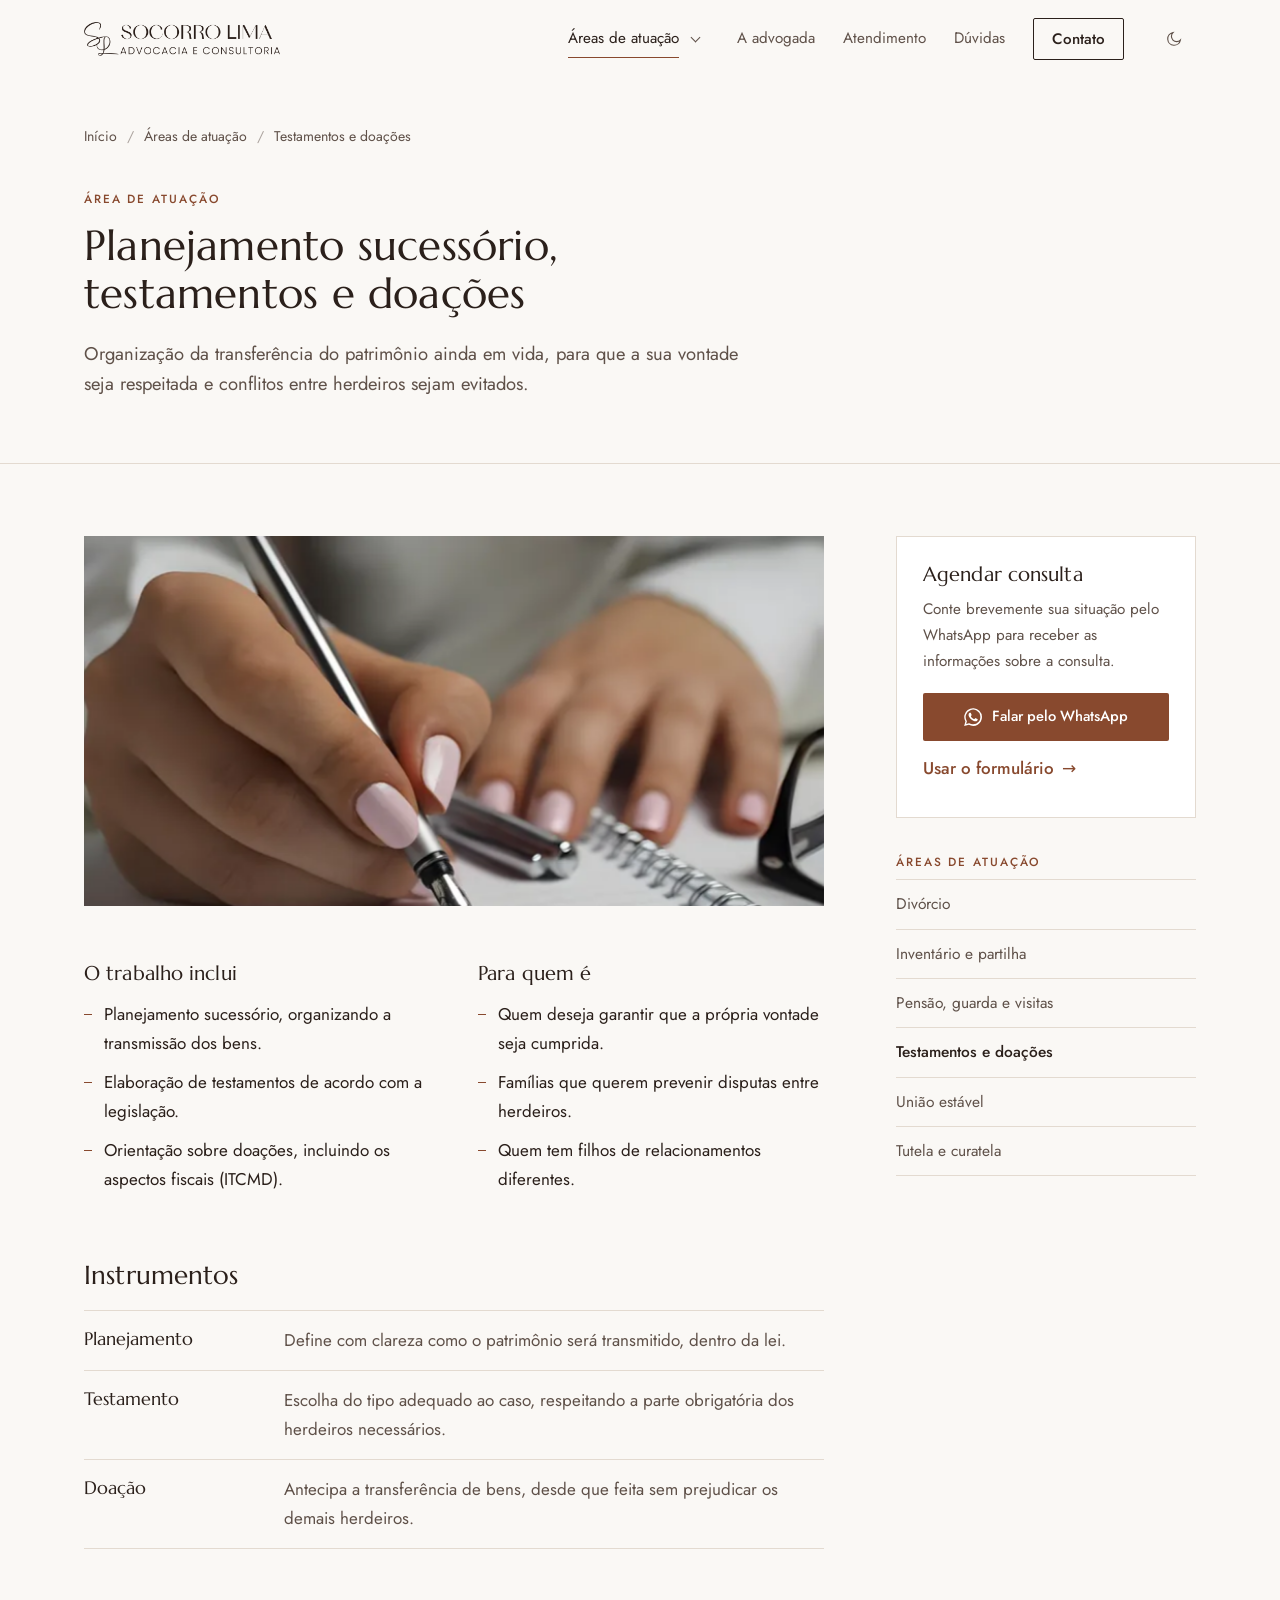
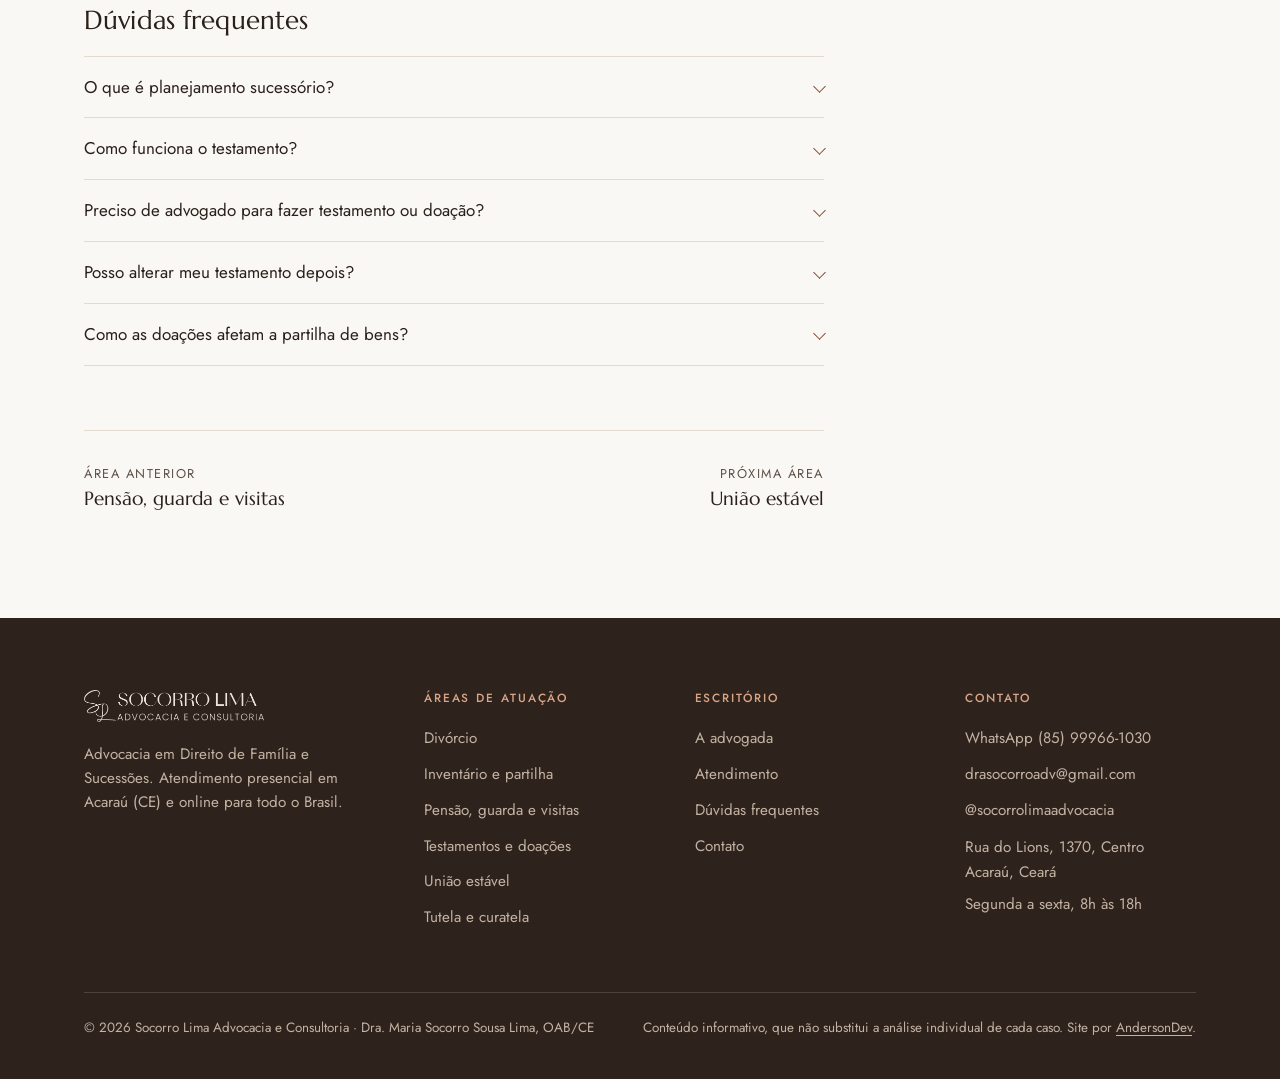
<file: planejamento-sucessorio.html>
<!doctype html>
<html lang="pt-BR">
<head>
<meta charset="utf-8">
<meta name="viewport" content="width=device-width, initial-scale=1, viewport-fit=cover">
<title>Testamento e planejamento sucessório em Acaraú (CE) · Socorro Lima</title>
<meta name="description" content="Organização da transferência do patrimônio ainda em vida, para que a sua vontade seja respeitada e conflitos entre herdeiros sejam evitados. Atendimento em Acaraú (CE) e online.">
<meta property="og:title" content="Testamento e planejamento sucessório em Acaraú (CE) · Socorro Lima">
<meta property="og:description" content="Organização da transferência do patrimônio ainda em vida, para que a sua vontade seja respeitada e conflitos entre herdeiros sejam evitados. Atendimento em Acaraú (CE) e online.">
<meta property="og:type" content="website">
<meta property="og:locale" content="pt_BR">
<meta property="og:site_name" content="Socorro Lima Advocacia e Consultoria">
<meta name="theme-color" content="#faf8f5" media="(prefers-color-scheme: light)">
<meta name="theme-color" content="#1a1411" media="(prefers-color-scheme: dark)">
<link rel="icon" type="image/png" href="assets/img/favicon.png">
<link rel="apple-touch-icon" href="assets/img/apple-touch-icon.png">
<link rel="preload" href="assets/fonts/jost-latin.woff2" as="font" type="font/woff2" crossorigin>
<link rel="preload" href="assets/fonts/marcellus-latin.woff2" as="font" type="font/woff2" crossorigin>
<link rel="stylesheet" href="assets/site.css">
<script>document.documentElement.classList.add('js');try{var t=localStorage.getItem('sl-theme');if(t)document.documentElement.dataset.theme=t}catch(e){}</script>
</head>
<body>
<a class="skip" href="#conteudo">Pular para o conteúdo</a>
<header class="top" id="top">
  <div class="wrap">
    <a class="brand" href="index.html" aria-label="Socorro Lima Advocacia e Consultoria, página inicial"><img class="logo logo-l" src="assets/img/logo-escuro.png" alt="" width="706" height="126" fetchpriority="high"><img class="logo logo-d" src="assets/img/logo-claro.png" alt="" width="706" height="126"></a>
    <nav class="nav" aria-label="Navegação principal">
      <div class="dd">
        <a href="areas.html" aria-current="page">Áreas de atuação</a>
        <button class="dd-btn" type="button" aria-expanded="false" aria-controls="dd-areas" aria-label="Mostrar áreas de atuação"></button>
        <div class="dd-panel" id="dd-areas"><a href="divorcio.html">Divórcios e separações</a><a href="inventario.html">Inventário e partilha de bens</a><a href="pensao-guarda-visitas.html">Pensão alimentícia, guarda e visitas</a><a href="planejamento-sucessorio.html" aria-current="page">Planejamento sucessório, testamentos e doações</a><a href="uniao-estavel.html">Regularização e dissolução de união estável</a><a href="tutela-curatela.html">Tutela e curatela</a><a class="all" href="areas.html">Todas as áreas</a></div>
      </div>
      <a href="a-advogada.html">A advogada</a><a href="atendimento.html">Atendimento</a><a href="duvidas.html">Dúvidas</a>
      <a class="btn btn-line" href="contato.html">Contato</a>
    </nav>
    <div class="tools">
      <button class="icon-btn" id="theme" type="button" aria-label="Alternar tema claro ou escuro"><svg viewBox="0 0 24 24" fill="none" stroke="currentColor" stroke-width="1.5" aria-hidden="true"><path d="M20.5 13.4A8.5 8.5 0 1 1 10.6 3.5a6.6 6.6 0 0 0 9.9 9.9Z"/></svg></button>
      <button class="icon-btn burger" id="burger" type="button" aria-label="Abrir menu" aria-expanded="false" aria-controls="mnav"><span></span><span></span><span></span></button>
    </div>
  </div>
</header>
<nav class="mnav" id="mnav" aria-label="Menu">
  <a href="index.html">Início</a>
  <div class="grp"><a href="areas.html">Áreas de atuação</a><div class="sub"><a href="divorcio.html">Divórcio</a><a href="inventario.html">Inventário e partilha</a><a href="pensao-guarda-visitas.html">Pensão, guarda e visitas</a><a href="planejamento-sucessorio.html" aria-current="page">Testamentos e doações</a><a href="uniao-estavel.html">União estável</a><a href="tutela-curatela.html">Tutela e curatela</a></div></div>
  <a href="a-advogada.html">A advogada</a><a href="atendimento.html">Atendimento</a><a href="duvidas.html">Dúvidas</a>
  <a class="btn btn-primary" href="contato.html">Contato</a>
</nav>
<main id="conteudo">
<header class="phead"><div class="wrap">
  <nav aria-label="Você está em"><ol class="crumbs"><li><a href="index.html">Início</a></li><li><a href="areas.html">Áreas de atuação</a></li><li aria-current="page">Testamentos e doações</li></ol></nav>
  <span class="label">Área de atuação</span>
  <h1>Planejamento sucessório, testamentos e doações</h1>
  <p class="lead">Organização da transferência do patrimônio ainda em vida, para que a sua vontade seja respeitada e conflitos entre herdeiros sejam evitados.</p>
</div></header>
<div class="wrap area-grid">
  <div class="area-main">
    <figure class="area-photo"><img src="assets/img/areas/planejamento-sucessorio.webp" srcset="assets/img/areas/planejamento-sucessorio-800.webp 800w, assets/img/areas/planejamento-sucessorio.webp 1600w" sizes="(max-width:900px) 100vw, 740px" alt="Mão escrevendo com uma caneta tinteiro em um caderno" width="1600" height="800"></figure>
    <section class="two" aria-label="Escopo">
      <div><h2>O trabalho inclui</h2><ul class="list"><li>Planejamento sucessório, organizando a transmissão dos bens.</li><li>Elaboração de testamentos de acordo com a legislação.</li><li>Orientação sobre doações, incluindo os aspectos fiscais (ITCMD).</li></ul></div>
      <div><h2>Para quem é</h2><ul class="list"><li>Quem deseja garantir que a própria vontade seja cumprida.</li><li>Famílias que querem prevenir disputas entre herdeiros.</li><li>Quem tem filhos de relacionamentos diferentes.</li></ul></div>
    </section>
    <section aria-labelledby="h-defs"><h2 id="h-defs">Instrumentos</h2><dl class="defs serif"><div><dt>Planejamento</dt><dd>Define com clareza como o patrimônio será transmitido, dentro da lei.</dd></div><div><dt>Testamento</dt><dd>Escolha do tipo adequado ao caso, respeitando a parte obrigatória dos herdeiros necessários.</dd></div><div><dt>Doação</dt><dd>Antecipa a transferência de bens, desde que feita sem prejudicar os demais herdeiros.</dd></div></dl></section>
    <section aria-labelledby="h-faq"><h2 id="h-faq">Dúvidas frequentes</h2><div class="faq"><details><summary>O que é planejamento sucessório?</summary><p>É a organização da transferência de bens e patrimônio de forma estratégica, prevenindo conflitos entre herdeiros e garantindo segurança jurídica.</p></details><details><summary>Como funciona o testamento?</summary><p>Ele determina como o patrimônio será distribuído após a morte, respeitando a parte obrigatória dos herdeiros necessários (filhos, cônjuge ou pais).</p></details><details><summary>Preciso de advogado para fazer testamento ou doação?</summary><p>Sim. O acompanhamento de advogado garante que os atos sejam válidos e protegidos contra questionamentos futuros.</p></details><details><summary>Posso alterar meu testamento depois?</summary><p>Sim, a qualquer momento, desde que você esteja em plena capacidade civil.</p></details><details><summary>Como as doações afetam a partilha de bens?</summary><p>Elas antecipam a transferência de patrimônio, mas precisam ser formalizadas e orientadas para não prejudicar herdeiros.</p></details></div></section>
    <nav class="pager" aria-label="Outras áreas">
      <a href="pensao-guarda-visitas.html"><small>Área anterior</small><span>Pensão, guarda e visitas</span></a>
      <a class="next" href="uniao-estavel.html"><small>Próxima área</small><span>União estável</span></a>
    </nav>
  </div>
  <aside class="aside" aria-label="Contato e outras áreas">
    <div class="box">
      <h2>Agendar consulta</h2>
      <p>Conte brevemente sua situação pelo WhatsApp para receber as informações sobre a consulta.</p>
      <a class="btn btn-primary" href="https://wa.me/5585999661030?text=Ol%C3%A1%2C%20Dra.%20Socorro.%20Vim%20pelo%20site%20e%20gostaria%20de%20orienta%C3%A7%C3%A3o%20sobre%20testamento%2C%20doa%C3%A7%C3%A3o%20ou%20planejamento%20sucess%C3%B3rio." target="_blank" rel="noopener"><svg viewBox="0 0 24 24" fill="currentColor" aria-hidden="true"><path d="M17.5 14.4c-.3-.1-1.7-.8-2-.9-.3-.1-.5-.1-.7.1-.2.3-.8.9-.9 1.1-.2.2-.3.2-.6.1-.3-.1-1.2-.5-2.4-1.5-.9-.8-1.5-1.8-1.6-2.1-.2-.3 0-.4.1-.6l.4-.5c.2-.2.2-.3.3-.5.1-.2 0-.4 0-.5l-.9-2.2c-.2-.6-.5-.5-.7-.5h-.6c-.2 0-.5.1-.8.4-.3.3-1 1-1 2.5s1.1 2.9 1.2 3.1c.1.2 2.1 3.2 5.1 4.5.7.3 1.3.5 1.7.6.7.2 1.4.2 1.9.1.6-.1 1.7-.7 2-1.4.2-.7.2-1.2.2-1.4-.1-.1-.3-.2-.6-.3ZM12 21.8c-1.8 0-3.5-.5-5-1.4l-.4-.2-3.7 1 1-3.6-.2-.4A9.8 9.8 0 1 1 12 21.8Zm8.4-18.2A11.8 11.8 0 0 0 1.9 17.9L.2 24l6.3-1.6A11.8 11.8 0 0 0 24 12a11.7 11.7 0 0 0-3.6-8.4Z"/></svg>Falar pelo WhatsApp</a>
      <a class="tlink" href="contato.html#planejamento">Usar o formulário <span class="arr" aria-hidden="true">→</span></a>
    </div>
    <div class="side-nav"><span class="label">Áreas de atuação</span><ul><li><a href="divorcio.html">Divórcio</a></li><li><a href="inventario.html">Inventário e partilha</a></li><li><a href="pensao-guarda-visitas.html">Pensão, guarda e visitas</a></li><li><a href="planejamento-sucessorio.html" aria-current="page">Testamentos e doações</a></li><li><a href="uniao-estavel.html">União estável</a></li><li><a href="tutela-curatela.html">Tutela e curatela</a></li></ul></div>
  </aside>
</div>
</main>
<footer>
  <div class="wrap">
    <div class="cols">
      <div><img class="logo logo-foot" src="assets/img/logo-claro.png" alt="Socorro Lima Advocacia e Consultoria" width="706" height="126" loading="lazy">
        <p class="about">Advocacia em Direito de Família e Sucessões. Atendimento presencial em Acaraú (CE) e online para todo o Brasil.</p></div>
      <div><h2>Áreas de atuação</h2><ul><li><a href="divorcio.html">Divórcio</a></li><li><a href="inventario.html">Inventário e partilha</a></li><li><a href="pensao-guarda-visitas.html">Pensão, guarda e visitas</a></li><li><a href="planejamento-sucessorio.html">Testamentos e doações</a></li><li><a href="uniao-estavel.html">União estável</a></li><li><a href="tutela-curatela.html">Tutela e curatela</a></li></ul></div>
      <div><h2>Escritório</h2><ul><li><a href="a-advogada.html">A advogada</a></li><li><a href="atendimento.html">Atendimento</a></li><li><a href="duvidas.html">Dúvidas frequentes</a></li><li><a href="contato.html">Contato</a></li></ul></div>
      <div><h2>Contato</h2><ul>
        <li><a href="https://wa.me/5585999661030?text=Ol%C3%A1%2C%20Dra.%20Socorro.%20Vim%20pelo%20site%20e%20gostaria%20de%20agendar%20uma%20consulta." target="_blank" rel="noopener">WhatsApp (85) 99966-1030</a></li>
        <li><a href="mailto:drasocorroadv@gmail.com">drasocorroadv@gmail.com</a></li>
        <li><a href="https://www.instagram.com/socorrolimaadvocacia/" target="_blank" rel="noopener">@socorrolimaadvocacia</a></li>
        <li style="padding-top:6px">Rua do Lions, 1370, Centro<br>Acaraú, Ceará</li>
        <li style="padding-top:6px">Segunda a sexta, 8h às 18h</li></ul></div>
    </div>
    <div class="legal">
      <p>© <span id="ano">2026</span> Socorro Lima Advocacia e Consultoria · Dra. Maria Socorro Sousa Lima, OAB/CE</p>
      <p>Conteúdo informativo, que não substitui a análise individual de cada caso. Site por <a href="https://www.instagram.com/anderson.fsfs/" target="_blank" rel="noopener">AndersonDev</a>.</p>
    </div>
  </div>
</footer>
<script src="assets/site.js"></script>
</body>
</html>
</file>
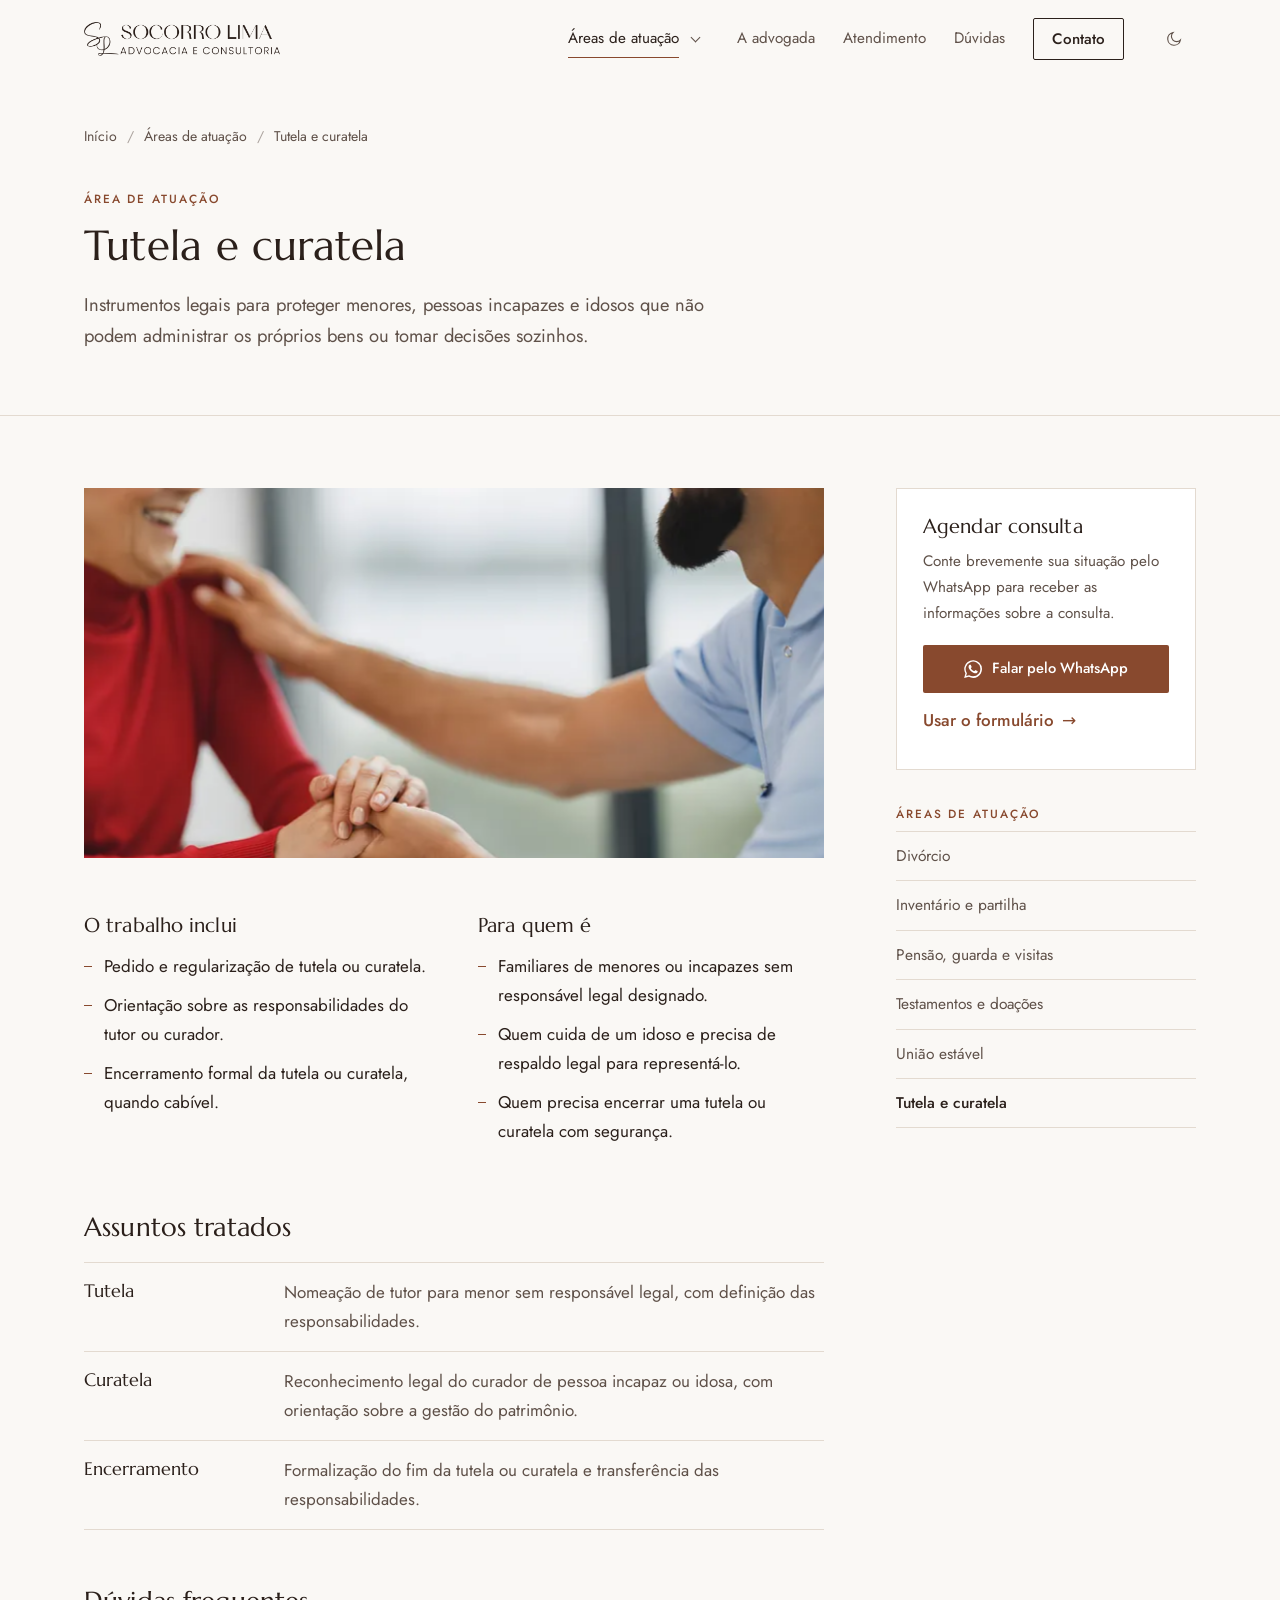
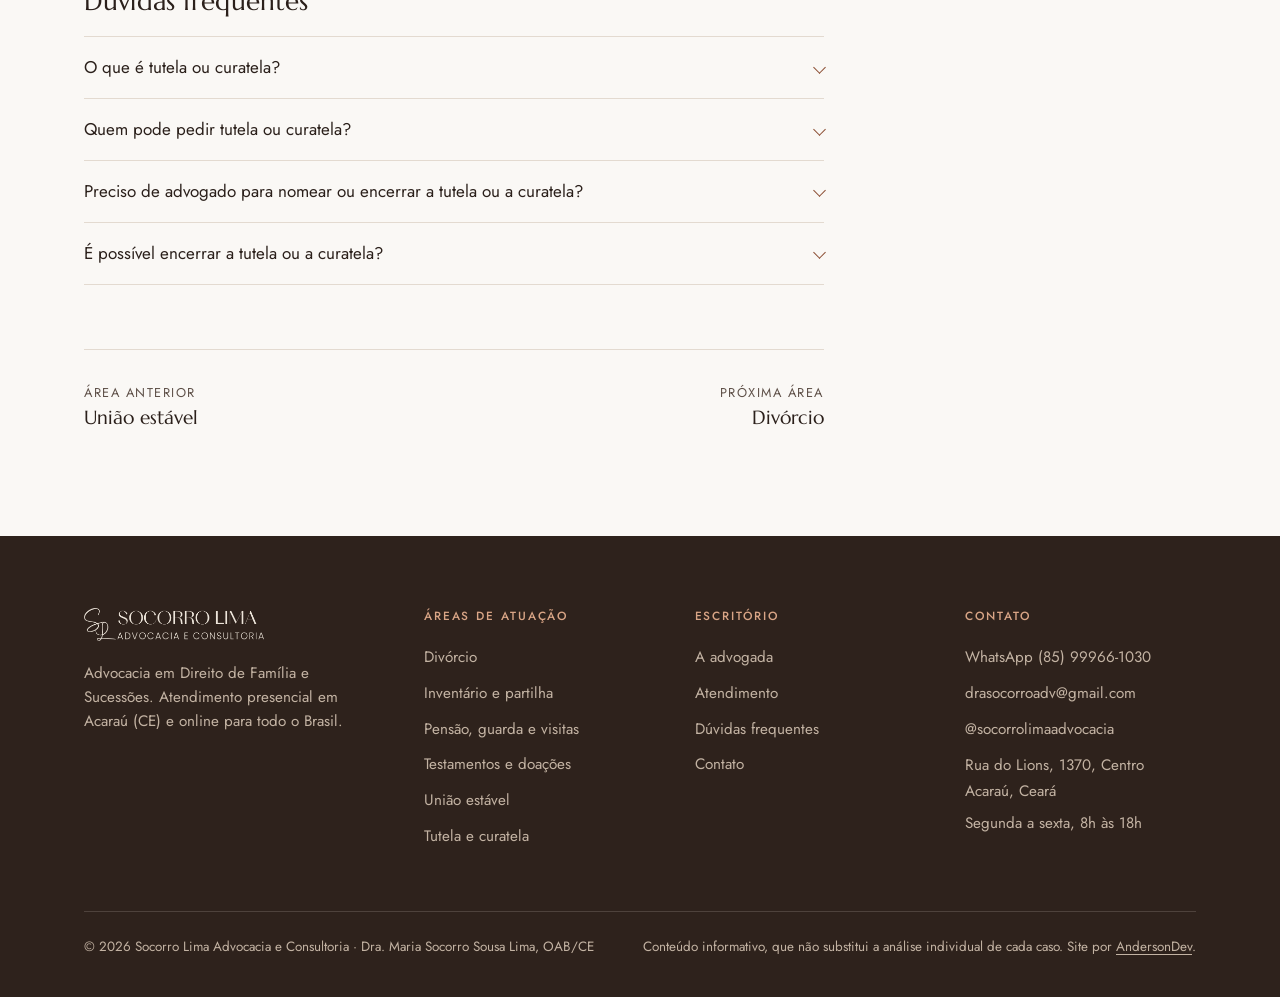
<file: tutela-curatela.html>
<!doctype html>
<html lang="pt-BR">
<head>
<meta charset="utf-8">
<meta name="viewport" content="width=device-width, initial-scale=1, viewport-fit=cover">
<title>Tutela e curatela em Acaraú (CE) · Socorro Lima Advocacia</title>
<meta name="description" content="Instrumentos legais para proteger menores, pessoas incapazes e idosos que não podem administrar os próprios bens ou tomar decisões sozinhos. Atendimento em Acaraú (CE) e online.">
<meta property="og:title" content="Tutela e curatela em Acaraú (CE) · Socorro Lima Advocacia">
<meta property="og:description" content="Instrumentos legais para proteger menores, pessoas incapazes e idosos que não podem administrar os próprios bens ou tomar decisões sozinhos. Atendimento em Acaraú (CE) e online.">
<meta property="og:type" content="website">
<meta property="og:locale" content="pt_BR">
<meta property="og:site_name" content="Socorro Lima Advocacia e Consultoria">
<meta name="theme-color" content="#faf8f5" media="(prefers-color-scheme: light)">
<meta name="theme-color" content="#1a1411" media="(prefers-color-scheme: dark)">
<link rel="icon" type="image/png" href="assets/img/favicon.png">
<link rel="apple-touch-icon" href="assets/img/apple-touch-icon.png">
<link rel="preload" href="assets/fonts/jost-latin.woff2" as="font" type="font/woff2" crossorigin>
<link rel="preload" href="assets/fonts/marcellus-latin.woff2" as="font" type="font/woff2" crossorigin>
<link rel="stylesheet" href="assets/site.css">
<script>document.documentElement.classList.add('js');try{var t=localStorage.getItem('sl-theme');if(t)document.documentElement.dataset.theme=t}catch(e){}</script>
</head>
<body>
<a class="skip" href="#conteudo">Pular para o conteúdo</a>
<header class="top" id="top">
  <div class="wrap">
    <a class="brand" href="index.html" aria-label="Socorro Lima Advocacia e Consultoria, página inicial"><img class="logo logo-l" src="assets/img/logo-escuro.png" alt="" width="706" height="126" fetchpriority="high"><img class="logo logo-d" src="assets/img/logo-claro.png" alt="" width="706" height="126"></a>
    <nav class="nav" aria-label="Navegação principal">
      <div class="dd">
        <a href="areas.html" aria-current="page">Áreas de atuação</a>
        <button class="dd-btn" type="button" aria-expanded="false" aria-controls="dd-areas" aria-label="Mostrar áreas de atuação"></button>
        <div class="dd-panel" id="dd-areas"><a href="divorcio.html">Divórcios e separações</a><a href="inventario.html">Inventário e partilha de bens</a><a href="pensao-guarda-visitas.html">Pensão alimentícia, guarda e visitas</a><a href="planejamento-sucessorio.html">Planejamento sucessório, testamentos e doações</a><a href="uniao-estavel.html">Regularização e dissolução de união estável</a><a href="tutela-curatela.html" aria-current="page">Tutela e curatela</a><a class="all" href="areas.html">Todas as áreas</a></div>
      </div>
      <a href="a-advogada.html">A advogada</a><a href="atendimento.html">Atendimento</a><a href="duvidas.html">Dúvidas</a>
      <a class="btn btn-line" href="contato.html">Contato</a>
    </nav>
    <div class="tools">
      <button class="icon-btn" id="theme" type="button" aria-label="Alternar tema claro ou escuro"><svg viewBox="0 0 24 24" fill="none" stroke="currentColor" stroke-width="1.5" aria-hidden="true"><path d="M20.5 13.4A8.5 8.5 0 1 1 10.6 3.5a6.6 6.6 0 0 0 9.9 9.9Z"/></svg></button>
      <button class="icon-btn burger" id="burger" type="button" aria-label="Abrir menu" aria-expanded="false" aria-controls="mnav"><span></span><span></span><span></span></button>
    </div>
  </div>
</header>
<nav class="mnav" id="mnav" aria-label="Menu">
  <a href="index.html">Início</a>
  <div class="grp"><a href="areas.html">Áreas de atuação</a><div class="sub"><a href="divorcio.html">Divórcio</a><a href="inventario.html">Inventário e partilha</a><a href="pensao-guarda-visitas.html">Pensão, guarda e visitas</a><a href="planejamento-sucessorio.html">Testamentos e doações</a><a href="uniao-estavel.html">União estável</a><a href="tutela-curatela.html" aria-current="page">Tutela e curatela</a></div></div>
  <a href="a-advogada.html">A advogada</a><a href="atendimento.html">Atendimento</a><a href="duvidas.html">Dúvidas</a>
  <a class="btn btn-primary" href="contato.html">Contato</a>
</nav>
<main id="conteudo">
<header class="phead"><div class="wrap">
  <nav aria-label="Você está em"><ol class="crumbs"><li><a href="index.html">Início</a></li><li><a href="areas.html">Áreas de atuação</a></li><li aria-current="page">Tutela e curatela</li></ol></nav>
  <span class="label">Área de atuação</span>
  <h1>Tutela e curatela</h1>
  <p class="lead">Instrumentos legais para proteger menores, pessoas incapazes e idosos que não podem administrar os próprios bens ou tomar decisões sozinhos.</p>
</div></header>
<div class="wrap area-grid">
  <div class="area-main">
    <figure class="area-photo"><img src="assets/img/areas/tutela-curatela.webp" srcset="assets/img/areas/tutela-curatela-800.webp 800w, assets/img/areas/tutela-curatela.webp 1600w" sizes="(max-width:900px) 100vw, 740px" alt="Cuidador segurando com carinho a mão de uma senhora idosa" width="1600" height="800"></figure>
    <section class="two" aria-label="Escopo">
      <div><h2>O trabalho inclui</h2><ul class="list"><li>Pedido e regularização de tutela ou curatela.</li><li>Orientação sobre as responsabilidades do tutor ou curador.</li><li>Encerramento formal da tutela ou curatela, quando cabível.</li></ul></div>
      <div><h2>Para quem é</h2><ul class="list"><li>Familiares de menores ou incapazes sem responsável legal designado.</li><li>Quem cuida de um idoso e precisa de respaldo legal para representá-lo.</li><li>Quem precisa encerrar uma tutela ou curatela com segurança.</li></ul></div>
    </section>
    <section aria-labelledby="h-defs"><h2 id="h-defs">Assuntos tratados</h2><dl class="defs serif"><div><dt>Tutela</dt><dd>Nomeação de tutor para menor sem responsável legal, com definição das responsabilidades.</dd></div><div><dt>Curatela</dt><dd>Reconhecimento legal do curador de pessoa incapaz ou idosa, com orientação sobre a gestão do patrimônio.</dd></div><div><dt>Encerramento</dt><dd>Formalização do fim da tutela ou curatela e transferência das responsabilidades.</dd></div></dl></section>
    <section aria-labelledby="h-faq"><h2 id="h-faq">Dúvidas frequentes</h2><div class="faq"><details><summary>O que é tutela ou curatela?</summary><p>São instrumentos legais para proteger menores, incapazes ou idosos, garantindo seus direitos e os cuidados necessários.</p></details><details><summary>Quem pode pedir tutela ou curatela?</summary><p>Familiares, responsáveis legais ou interessados com vínculo legítimo, junto à Justiça.</p></details><details><summary>Preciso de advogado para nomear ou encerrar a tutela ou a curatela?</summary><p>Sim. A presença de advogado é obrigatória para que os atos sejam válidos.</p></details><details><summary>É possível encerrar a tutela ou a curatela?</summary><p>Sim. Quando o menor atinge a maioridade ou o curatelado recupera a capacidade, o encerramento pode ser formalizado.</p></details></div></section>
    <nav class="pager" aria-label="Outras áreas">
      <a href="uniao-estavel.html"><small>Área anterior</small><span>União estável</span></a>
      <a class="next" href="divorcio.html"><small>Próxima área</small><span>Divórcio</span></a>
    </nav>
  </div>
  <aside class="aside" aria-label="Contato e outras áreas">
    <div class="box">
      <h2>Agendar consulta</h2>
      <p>Conte brevemente sua situação pelo WhatsApp para receber as informações sobre a consulta.</p>
      <a class="btn btn-primary" href="https://wa.me/5585999661030?text=Ol%C3%A1%2C%20Dra.%20Socorro.%20Vim%20pelo%20site%20e%20gostaria%20de%20orienta%C3%A7%C3%A3o%20sobre%20tutela%20ou%20curatela." target="_blank" rel="noopener"><svg viewBox="0 0 24 24" fill="currentColor" aria-hidden="true"><path d="M17.5 14.4c-.3-.1-1.7-.8-2-.9-.3-.1-.5-.1-.7.1-.2.3-.8.9-.9 1.1-.2.2-.3.2-.6.1-.3-.1-1.2-.5-2.4-1.5-.9-.8-1.5-1.8-1.6-2.1-.2-.3 0-.4.1-.6l.4-.5c.2-.2.2-.3.3-.5.1-.2 0-.4 0-.5l-.9-2.2c-.2-.6-.5-.5-.7-.5h-.6c-.2 0-.5.1-.8.4-.3.3-1 1-1 2.5s1.1 2.9 1.2 3.1c.1.2 2.1 3.2 5.1 4.5.7.3 1.3.5 1.7.6.7.2 1.4.2 1.9.1.6-.1 1.7-.7 2-1.4.2-.7.2-1.2.2-1.4-.1-.1-.3-.2-.6-.3ZM12 21.8c-1.8 0-3.5-.5-5-1.4l-.4-.2-3.7 1 1-3.6-.2-.4A9.8 9.8 0 1 1 12 21.8Zm8.4-18.2A11.8 11.8 0 0 0 1.9 17.9L.2 24l6.3-1.6A11.8 11.8 0 0 0 24 12a11.7 11.7 0 0 0-3.6-8.4Z"/></svg>Falar pelo WhatsApp</a>
      <a class="tlink" href="contato.html#tutela">Usar o formulário <span class="arr" aria-hidden="true">→</span></a>
    </div>
    <div class="side-nav"><span class="label">Áreas de atuação</span><ul><li><a href="divorcio.html">Divórcio</a></li><li><a href="inventario.html">Inventário e partilha</a></li><li><a href="pensao-guarda-visitas.html">Pensão, guarda e visitas</a></li><li><a href="planejamento-sucessorio.html">Testamentos e doações</a></li><li><a href="uniao-estavel.html">União estável</a></li><li><a href="tutela-curatela.html" aria-current="page">Tutela e curatela</a></li></ul></div>
  </aside>
</div>
</main>
<footer>
  <div class="wrap">
    <div class="cols">
      <div><img class="logo logo-foot" src="assets/img/logo-claro.png" alt="Socorro Lima Advocacia e Consultoria" width="706" height="126" loading="lazy">
        <p class="about">Advocacia em Direito de Família e Sucessões. Atendimento presencial em Acaraú (CE) e online para todo o Brasil.</p></div>
      <div><h2>Áreas de atuação</h2><ul><li><a href="divorcio.html">Divórcio</a></li><li><a href="inventario.html">Inventário e partilha</a></li><li><a href="pensao-guarda-visitas.html">Pensão, guarda e visitas</a></li><li><a href="planejamento-sucessorio.html">Testamentos e doações</a></li><li><a href="uniao-estavel.html">União estável</a></li><li><a href="tutela-curatela.html">Tutela e curatela</a></li></ul></div>
      <div><h2>Escritório</h2><ul><li><a href="a-advogada.html">A advogada</a></li><li><a href="atendimento.html">Atendimento</a></li><li><a href="duvidas.html">Dúvidas frequentes</a></li><li><a href="contato.html">Contato</a></li></ul></div>
      <div><h2>Contato</h2><ul>
        <li><a href="https://wa.me/5585999661030?text=Ol%C3%A1%2C%20Dra.%20Socorro.%20Vim%20pelo%20site%20e%20gostaria%20de%20agendar%20uma%20consulta." target="_blank" rel="noopener">WhatsApp (85) 99966-1030</a></li>
        <li><a href="mailto:drasocorroadv@gmail.com">drasocorroadv@gmail.com</a></li>
        <li><a href="https://www.instagram.com/socorrolimaadvocacia/" target="_blank" rel="noopener">@socorrolimaadvocacia</a></li>
        <li style="padding-top:6px">Rua do Lions, 1370, Centro<br>Acaraú, Ceará</li>
        <li style="padding-top:6px">Segunda a sexta, 8h às 18h</li></ul></div>
    </div>
    <div class="legal">
      <p>© <span id="ano">2026</span> Socorro Lima Advocacia e Consultoria · Dra. Maria Socorro Sousa Lima, OAB/CE</p>
      <p>Conteúdo informativo, que não substitui a análise individual de cada caso. Site por <a href="https://www.instagram.com/anderson.fsfs/" target="_blank" rel="noopener">AndersonDev</a>.</p>
    </div>
  </div>
</footer>
<script src="assets/site.js"></script>
</body>
</html>
</file>
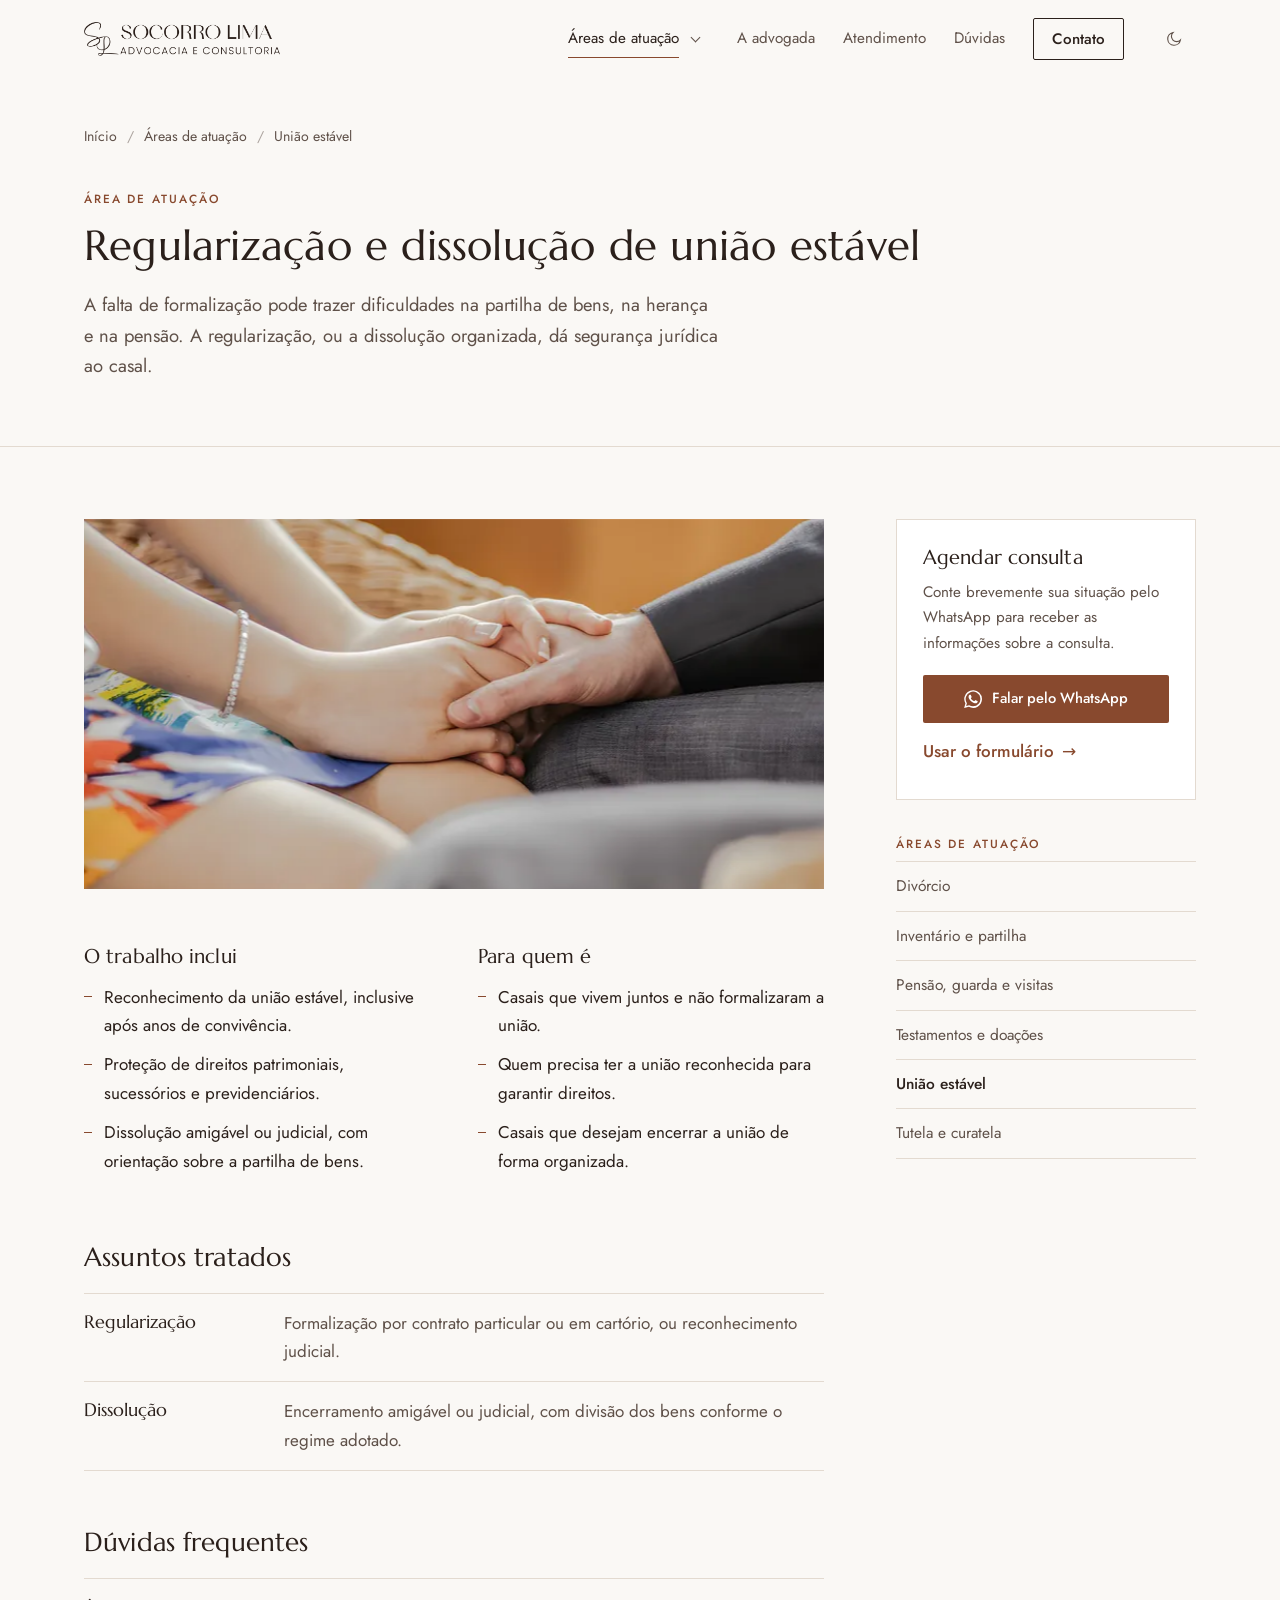
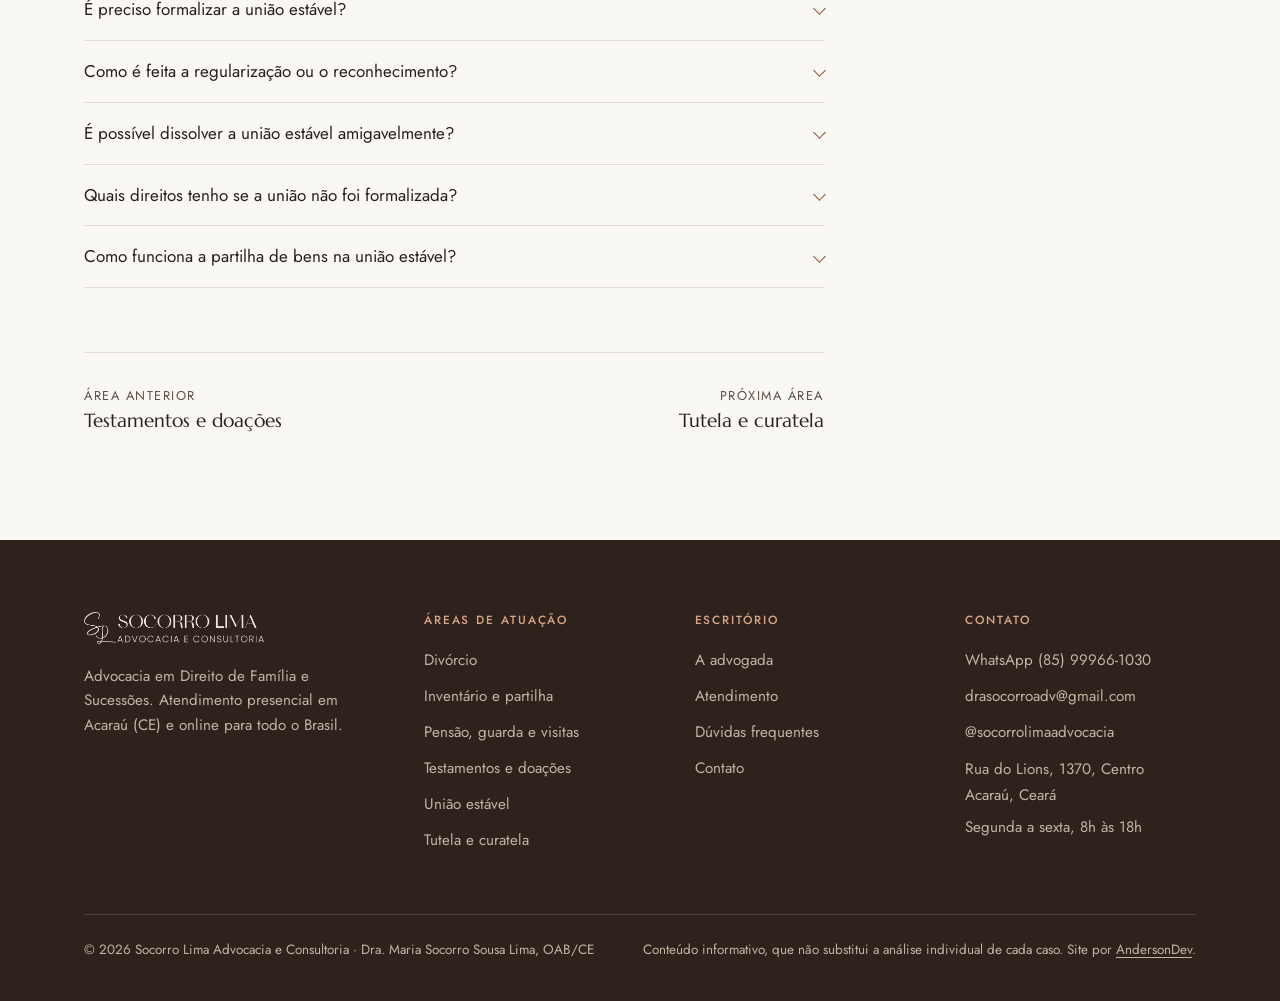
<file: uniao-estavel.html>
<!doctype html>
<html lang="pt-BR">
<head>
<meta charset="utf-8">
<meta name="viewport" content="width=device-width, initial-scale=1, viewport-fit=cover">
<title>União estável: registro e dissolução em Acaraú (CE) · Socorro Lima</title>
<meta name="description" content="A falta de formalização pode trazer dificuldades na partilha de bens, na herança e na pensão. A regularização, ou a dissolução organizada, dá segurança jurídica ao casal. Atendimento em Acaraú (CE) e online.">
<meta property="og:title" content="União estável: registro e dissolução em Acaraú (CE) · Socorro Lima">
<meta property="og:description" content="A falta de formalização pode trazer dificuldades na partilha de bens, na herança e na pensão. A regularização, ou a dissolução organizada, dá segurança jurídica ao casal. Atendimento em Acaraú (CE) e online.">
<meta property="og:type" content="website">
<meta property="og:locale" content="pt_BR">
<meta property="og:site_name" content="Socorro Lima Advocacia e Consultoria">
<meta name="theme-color" content="#faf8f5" media="(prefers-color-scheme: light)">
<meta name="theme-color" content="#1a1411" media="(prefers-color-scheme: dark)">
<link rel="icon" type="image/png" href="assets/img/favicon.png">
<link rel="apple-touch-icon" href="assets/img/apple-touch-icon.png">
<link rel="preload" href="assets/fonts/jost-latin.woff2" as="font" type="font/woff2" crossorigin>
<link rel="preload" href="assets/fonts/marcellus-latin.woff2" as="font" type="font/woff2" crossorigin>
<link rel="stylesheet" href="assets/site.css">
<script>document.documentElement.classList.add('js');try{var t=localStorage.getItem('sl-theme');if(t)document.documentElement.dataset.theme=t}catch(e){}</script>
</head>
<body>
<a class="skip" href="#conteudo">Pular para o conteúdo</a>
<header class="top" id="top">
  <div class="wrap">
    <a class="brand" href="index.html" aria-label="Socorro Lima Advocacia e Consultoria, página inicial"><img class="logo logo-l" src="assets/img/logo-escuro.png" alt="" width="706" height="126" fetchpriority="high"><img class="logo logo-d" src="assets/img/logo-claro.png" alt="" width="706" height="126"></a>
    <nav class="nav" aria-label="Navegação principal">
      <div class="dd">
        <a href="areas.html" aria-current="page">Áreas de atuação</a>
        <button class="dd-btn" type="button" aria-expanded="false" aria-controls="dd-areas" aria-label="Mostrar áreas de atuação"></button>
        <div class="dd-panel" id="dd-areas"><a href="divorcio.html">Divórcios e separações</a><a href="inventario.html">Inventário e partilha de bens</a><a href="pensao-guarda-visitas.html">Pensão alimentícia, guarda e visitas</a><a href="planejamento-sucessorio.html">Planejamento sucessório, testamentos e doações</a><a href="uniao-estavel.html" aria-current="page">Regularização e dissolução de união estável</a><a href="tutela-curatela.html">Tutela e curatela</a><a class="all" href="areas.html">Todas as áreas</a></div>
      </div>
      <a href="a-advogada.html">A advogada</a><a href="atendimento.html">Atendimento</a><a href="duvidas.html">Dúvidas</a>
      <a class="btn btn-line" href="contato.html">Contato</a>
    </nav>
    <div class="tools">
      <button class="icon-btn" id="theme" type="button" aria-label="Alternar tema claro ou escuro"><svg viewBox="0 0 24 24" fill="none" stroke="currentColor" stroke-width="1.5" aria-hidden="true"><path d="M20.5 13.4A8.5 8.5 0 1 1 10.6 3.5a6.6 6.6 0 0 0 9.9 9.9Z"/></svg></button>
      <button class="icon-btn burger" id="burger" type="button" aria-label="Abrir menu" aria-expanded="false" aria-controls="mnav"><span></span><span></span><span></span></button>
    </div>
  </div>
</header>
<nav class="mnav" id="mnav" aria-label="Menu">
  <a href="index.html">Início</a>
  <div class="grp"><a href="areas.html">Áreas de atuação</a><div class="sub"><a href="divorcio.html">Divórcio</a><a href="inventario.html">Inventário e partilha</a><a href="pensao-guarda-visitas.html">Pensão, guarda e visitas</a><a href="planejamento-sucessorio.html">Testamentos e doações</a><a href="uniao-estavel.html" aria-current="page">União estável</a><a href="tutela-curatela.html">Tutela e curatela</a></div></div>
  <a href="a-advogada.html">A advogada</a><a href="atendimento.html">Atendimento</a><a href="duvidas.html">Dúvidas</a>
  <a class="btn btn-primary" href="contato.html">Contato</a>
</nav>
<main id="conteudo">
<header class="phead"><div class="wrap">
  <nav aria-label="Você está em"><ol class="crumbs"><li><a href="index.html">Início</a></li><li><a href="areas.html">Áreas de atuação</a></li><li aria-current="page">União estável</li></ol></nav>
  <span class="label">Área de atuação</span>
  <h1>Regularização e dissolução de união estável</h1>
  <p class="lead">A falta de formalização pode trazer dificuldades na partilha de bens, na herança e na pensão. A regularização, ou a dissolução organizada, dá segurança jurídica ao casal.</p>
</div></header>
<div class="wrap area-grid">
  <div class="area-main">
    <figure class="area-photo"><img src="assets/img/areas/uniao-estavel.webp" srcset="assets/img/areas/uniao-estavel-800.webp 800w, assets/img/areas/uniao-estavel.webp 1600w" sizes="(max-width:900px) 100vw, 740px" alt="Casal sentado de mãos dadas" width="1600" height="800"></figure>
    <section class="two" aria-label="Escopo">
      <div><h2>O trabalho inclui</h2><ul class="list"><li>Reconhecimento da união estável, inclusive após anos de convivência.</li><li>Proteção de direitos patrimoniais, sucessórios e previdenciários.</li><li>Dissolução amigável ou judicial, com orientação sobre a partilha de bens.</li></ul></div>
      <div><h2>Para quem é</h2><ul class="list"><li>Casais que vivem juntos e não formalizaram a união.</li><li>Quem precisa ter a união reconhecida para garantir direitos.</li><li>Casais que desejam encerrar a união de forma organizada.</li></ul></div>
    </section>
    <section aria-labelledby="h-defs"><h2 id="h-defs">Assuntos tratados</h2><dl class="defs serif"><div><dt>Regularização</dt><dd>Formalização por contrato particular ou em cartório, ou reconhecimento judicial.</dd></div><div><dt>Dissolução</dt><dd>Encerramento amigável ou judicial, com divisão dos bens conforme o regime adotado.</dd></div></dl></section>
    <section aria-labelledby="h-faq"><h2 id="h-faq">Dúvidas frequentes</h2><div class="faq"><details><summary>É preciso formalizar a união estável?</summary><p>A formalização garante direitos patrimoniais, sucessórios e previdenciários, protegendo o casal e a família.</p></details><details><summary>Como é feita a regularização ou o reconhecimento?</summary><p>São avaliados o tempo de convivência, o patrimônio e os direitos envolvidos, e a união é formalizada de acordo com a lei.</p></details><details><summary>É possível dissolver a união estável amigavelmente?</summary><p>Sim. A dissolução pode ser consensual, evitando disputas judiciais.</p></details><details><summary>Quais direitos tenho se a união não foi formalizada?</summary><p>Mesmo sem formalização, podem existir direitos patrimoniais e sucessórios, mas é necessário acompanhamento jurídico para reconhecê-los.</p></details><details><summary>Como funciona a partilha de bens na união estável?</summary><p>Depende do regime de bens adotado pelo casal.</p></details></div></section>
    <nav class="pager" aria-label="Outras áreas">
      <a href="planejamento-sucessorio.html"><small>Área anterior</small><span>Testamentos e doações</span></a>
      <a class="next" href="tutela-curatela.html"><small>Próxima área</small><span>Tutela e curatela</span></a>
    </nav>
  </div>
  <aside class="aside" aria-label="Contato e outras áreas">
    <div class="box">
      <h2>Agendar consulta</h2>
      <p>Conte brevemente sua situação pelo WhatsApp para receber as informações sobre a consulta.</p>
      <a class="btn btn-primary" href="https://wa.me/5585999661030?text=Ol%C3%A1%2C%20Dra.%20Socorro.%20Vim%20pelo%20site%20e%20gostaria%20de%20orienta%C3%A7%C3%A3o%20sobre%20uni%C3%A3o%20est%C3%A1vel." target="_blank" rel="noopener"><svg viewBox="0 0 24 24" fill="currentColor" aria-hidden="true"><path d="M17.5 14.4c-.3-.1-1.7-.8-2-.9-.3-.1-.5-.1-.7.1-.2.3-.8.9-.9 1.1-.2.2-.3.2-.6.1-.3-.1-1.2-.5-2.4-1.5-.9-.8-1.5-1.8-1.6-2.1-.2-.3 0-.4.1-.6l.4-.5c.2-.2.2-.3.3-.5.1-.2 0-.4 0-.5l-.9-2.2c-.2-.6-.5-.5-.7-.5h-.6c-.2 0-.5.1-.8.4-.3.3-1 1-1 2.5s1.1 2.9 1.2 3.1c.1.2 2.1 3.2 5.1 4.5.7.3 1.3.5 1.7.6.7.2 1.4.2 1.9.1.6-.1 1.7-.7 2-1.4.2-.7.2-1.2.2-1.4-.1-.1-.3-.2-.6-.3ZM12 21.8c-1.8 0-3.5-.5-5-1.4l-.4-.2-3.7 1 1-3.6-.2-.4A9.8 9.8 0 1 1 12 21.8Zm8.4-18.2A11.8 11.8 0 0 0 1.9 17.9L.2 24l6.3-1.6A11.8 11.8 0 0 0 24 12a11.7 11.7 0 0 0-3.6-8.4Z"/></svg>Falar pelo WhatsApp</a>
      <a class="tlink" href="contato.html#uniao">Usar o formulário <span class="arr" aria-hidden="true">→</span></a>
    </div>
    <div class="side-nav"><span class="label">Áreas de atuação</span><ul><li><a href="divorcio.html">Divórcio</a></li><li><a href="inventario.html">Inventário e partilha</a></li><li><a href="pensao-guarda-visitas.html">Pensão, guarda e visitas</a></li><li><a href="planejamento-sucessorio.html">Testamentos e doações</a></li><li><a href="uniao-estavel.html" aria-current="page">União estável</a></li><li><a href="tutela-curatela.html">Tutela e curatela</a></li></ul></div>
  </aside>
</div>
</main>
<footer>
  <div class="wrap">
    <div class="cols">
      <div><img class="logo logo-foot" src="assets/img/logo-claro.png" alt="Socorro Lima Advocacia e Consultoria" width="706" height="126" loading="lazy">
        <p class="about">Advocacia em Direito de Família e Sucessões. Atendimento presencial em Acaraú (CE) e online para todo o Brasil.</p></div>
      <div><h2>Áreas de atuação</h2><ul><li><a href="divorcio.html">Divórcio</a></li><li><a href="inventario.html">Inventário e partilha</a></li><li><a href="pensao-guarda-visitas.html">Pensão, guarda e visitas</a></li><li><a href="planejamento-sucessorio.html">Testamentos e doações</a></li><li><a href="uniao-estavel.html">União estável</a></li><li><a href="tutela-curatela.html">Tutela e curatela</a></li></ul></div>
      <div><h2>Escritório</h2><ul><li><a href="a-advogada.html">A advogada</a></li><li><a href="atendimento.html">Atendimento</a></li><li><a href="duvidas.html">Dúvidas frequentes</a></li><li><a href="contato.html">Contato</a></li></ul></div>
      <div><h2>Contato</h2><ul>
        <li><a href="https://wa.me/5585999661030?text=Ol%C3%A1%2C%20Dra.%20Socorro.%20Vim%20pelo%20site%20e%20gostaria%20de%20agendar%20uma%20consulta." target="_blank" rel="noopener">WhatsApp (85) 99966-1030</a></li>
        <li><a href="mailto:drasocorroadv@gmail.com">drasocorroadv@gmail.com</a></li>
        <li><a href="https://www.instagram.com/socorrolimaadvocacia/" target="_blank" rel="noopener">@socorrolimaadvocacia</a></li>
        <li style="padding-top:6px">Rua do Lions, 1370, Centro<br>Acaraú, Ceará</li>
        <li style="padding-top:6px">Segunda a sexta, 8h às 18h</li></ul></div>
    </div>
    <div class="legal">
      <p>© <span id="ano">2026</span> Socorro Lima Advocacia e Consultoria · Dra. Maria Socorro Sousa Lima, OAB/CE</p>
      <p>Conteúdo informativo, que não substitui a análise individual de cada caso. Site por <a href="https://www.instagram.com/anderson.fsfs/" target="_blank" rel="noopener">AndersonDev</a>.</p>
    </div>
  </div>
</footer>
<script src="assets/site.js"></script>
</body>
</html>
</file>
<file: assets/site.css>
/* Layout: coluna editorial de 1160px, réguas finas entre blocos, imagens reais em proporção original.
   Cor: marrom caramelo da marca sobre branco quente; marrom-escuro só no rodapé.
   Tipo: Marcellus (letra romana gravada, próxima do logotipo) para títulos; Jost para texto. */
@font-face{font-family:"Jost";font-style:normal;font-weight:400 500;font-display:swap;src:url("fonts/jost-latin.woff2") format("woff2")}
@font-face{font-family:"Marcellus";font-style:normal;font-weight:400;font-display:swap;src:url("fonts/marcellus-latin.woff2") format("woff2")}

:root{
  --bg:#faf8f5; --bg-alt:#f1ece5; --surface:#ffffff;
  --ink:#2b201b; --ink-2:#5f5149; --line:#e3dad0; --line-strong:#2b201b;
  --accent:#88492e; --accent-hover:#6b3720; --accent-ink:#ffffff; --accent-soft:#f3e9e2;
  --deep:#2e221c; --deep-ink:#efe6dc; --deep-ink-2:#c3b3a3; --deep-line:rgba(239,230,220,.16); --deep-accent:#d9a586;
  --ok:#1f6e44; --ok-hover:#185a37; --err:#a6402a;
  --display:"Marcellus","Cormorant Garamond",Georgia,serif;
  --text:"Jost",system-ui,-apple-system,"Segoe UI",sans-serif;
  --wrap:1160px; --gut:24px; --head:78px; --shadow:rgba(60,34,22,.55);
  color-scheme:light;
}
@media (prefers-color-scheme:dark){
  :root:not([data-theme="light"]){
    --bg:#1a1411; --bg-alt:#211915; --surface:#241b17;
    --ink:#efe7dd; --ink-2:#b8a99b; --line:#3a2d27; --line-strong:#d9c9b8;
    --accent:#d59a78; --accent-hover:#e6b293; --accent-ink:#1a1411; --accent-soft:#2c211c;
    --deep:#120d0b; --shadow:rgba(0,0,0,.85); --err:#ef9a82; --ok:#2a8152; --ok-hover:#25784b;
    color-scheme:dark;
  }
}
:root[data-theme="dark"]{
  --bg:#1a1411; --bg-alt:#211915; --surface:#241b17;
  --ink:#efe7dd; --ink-2:#b8a99b; --line:#3a2d27; --line-strong:#d9c9b8;
  --accent:#d59a78; --accent-hover:#e6b293; --accent-ink:#1a1411; --accent-soft:#2c211c;
  --deep:#120d0b; --shadow:rgba(0,0,0,.85); --err:#ef9a82; --ok:#2a8152; --ok-hover:#25784b;
  color-scheme:dark;
}

*{box-sizing:border-box;margin:0;padding:0}
html{scroll-behavior:smooth;scroll-padding-top:calc(var(--head) + 16px);-webkit-text-size-adjust:100%}
body{background:var(--bg);color:var(--ink);font:400 1.0625rem/1.7 var(--text);overflow-x:hidden}
img{display:block;max-width:100%;height:auto}
a{color:inherit}
button,input,select,textarea{font:inherit;color:inherit}
button{background:none;border:0;cursor:pointer}
:focus-visible{outline:2px solid var(--accent);outline-offset:3px}
.skip{position:absolute;left:12px;top:-60px;z-index:100;background:var(--ink);color:var(--bg);padding:10px 16px;text-decoration:none}
.skip:focus{top:12px}
.wrap{max-width:var(--wrap);margin:0 auto;padding-inline:var(--gut)}

h1,h2,h3{font-family:var(--display);font-weight:400;color:var(--ink);text-wrap:balance;letter-spacing:.005em}
h1{font-size:clamp(2rem,3.3vw,2.85rem);line-height:1.14}
h2{font-size:clamp(1.65rem,2.4vw,2.15rem);line-height:1.2}
h3{font-size:1.35rem;line-height:1.3}
p{text-wrap:pretty}
.label{display:block;font:500 .74rem/1.3 var(--text);letter-spacing:.16em;text-transform:uppercase;color:var(--accent)}
.lead{font-size:1.15rem;line-height:1.65;color:var(--ink-2);max-width:36em}
.muted{color:var(--ink-2)}

/* botões */
.btn{display:inline-flex;align-items:center;justify-content:center;gap:10px;min-height:48px;padding:0 22px;border:1px solid transparent;border-radius:2px;font:500 .92rem/1.2 var(--text);text-decoration:none;text-align:center;transition:background-color .2s,color .2s,border-color .2s}
.btn svg{width:18px;height:18px;flex:none}
.btn-primary{background:var(--accent);color:var(--accent-ink)}
.btn-primary:hover{background:var(--accent-hover)}
.btn-line{border-color:var(--line-strong);color:var(--ink)}
.btn-line:hover{background:var(--ink);color:var(--bg)}
.btn-wa{background:var(--ok);color:#fff}
.btn-wa:hover{background:var(--ok-hover)}
.tlink{display:inline-flex;align-items:center;gap:8px;min-height:44px;font-weight:500;color:var(--accent);text-decoration:none}
.tlink .arr{transition:transform .2s}
.tlink:hover .arr{transform:translateX(3px)}

/* cabeçalho */
.top{position:sticky;top:env(safe-area-inset-top,0px);z-index:50;background:var(--bg);border-bottom:1px solid transparent}
.top.scrolled{border-bottom-color:var(--line)}
.top .wrap{display:flex;align-items:center;gap:28px;height:var(--head)}
.brand{display:flex;align-items:center;min-height:48px;flex:0 1 auto;min-width:0;margin-right:auto}
/* logo em <img>: versão escura no tema claro e clara no tema escuro */
.logo{display:block;width:196px;max-width:100%;height:auto}
.logo-d{display:none}
:root[data-theme="dark"] .logo-l{display:none}
:root[data-theme="dark"] .logo-d{display:block}
@media (prefers-color-scheme:dark){
  :root:not([data-theme="light"]) .logo-l{display:none}
  :root:not([data-theme="light"]) .logo-d{display:block}
}
.nav{display:flex;align-items:center;gap:28px}
.nav>a,.nav .dd>a{font-size:.95rem;text-decoration:none;color:var(--ink-2);padding:12px 0;position:relative}
.nav>a:hover,.nav .dd>a:hover,.nav a[aria-current="page"]{color:var(--ink)}
.nav .btn{color:var(--ink);min-height:42px;padding:0 18px}
.dd{position:relative;display:flex;align-items:center;gap:2px}
.dd-btn{width:28px;height:36px;display:grid;place-items:center;color:var(--ink-2)}
.dd-btn::before{content:"";width:6px;height:6px;border-right:1.5px solid currentColor;border-bottom:1.5px solid currentColor;transform:translateY(-2px) rotate(45deg);transition:transform .2s}
.dd.open .dd-btn::before{transform:translateY(1px) rotate(-135deg)}
.dd-panel{position:absolute;top:calc(100% + 10px);left:-24px;width:320px;background:var(--surface);border:1px solid var(--line);padding:10px 0;visibility:hidden;opacity:0;transform:translateY(-4px);transition:opacity .18s,transform .18s,visibility .18s}
.dd.open .dd-panel{visibility:visible;opacity:1;transform:none}
.dd-panel a{display:block;padding:10px 24px;text-decoration:none;color:var(--ink-2);font-size:.95rem}
.dd-panel a:hover,.dd-panel a[aria-current="page"]{color:var(--ink);background:var(--bg-alt)}
.dd-panel .all{border-top:1px solid var(--line);margin-top:8px;padding-top:14px;color:var(--accent);font-weight:500}
.tools{display:flex;align-items:center;gap:4px;flex:none}
.icon-btn{width:44px;height:44px;display:grid;place-items:center;border-radius:2px;color:var(--ink-2)}
.icon-btn:hover{color:var(--ink);background:var(--bg-alt)}
.icon-btn svg{width:18px;height:18px}
.burger{display:none}
.burger span{display:block;flex:none;width:20px;height:1.5px;background:currentColor;transition:transform .25s,opacity .25s}
.burger span+span{margin-top:5px}
.menu-open .burger span:nth-child(1){transform:translateY(6.5px) rotate(45deg)}
.menu-open .burger span:nth-child(2){opacity:0}
.menu-open .burger span:nth-child(3){transform:translateY(-6.5px) rotate(-45deg)}
.mnav{display:none}

/* abertura da página inicial */
.hero{border-bottom:1px solid var(--line)}
.hero-in{display:grid;grid-template-columns:minmax(0,1fr) minmax(0,1.08fr);min-height:min(calc(100svh - var(--head)),760px)}
.hero-text{display:flex;flex-direction:column;justify-content:center;padding-block:64px 72px;padding-left:max(var(--gut),calc((100vw - var(--wrap))/2 + var(--gut)));padding-right:64px}
.hero-photo{position:relative;margin:0;min-height:520px;background:var(--bg-alt)}
.hero .label{margin-bottom:20px}
.hero h1{max-width:14em}
.hero .lead{margin-top:22px}
.actions{display:flex;flex-wrap:wrap;align-items:center;gap:14px 26px;margin-top:34px}
.facts{list-style:none;display:flex;flex-wrap:wrap;gap:6px 0;margin-top:44px;padding-top:20px;border-top:1px solid var(--line);font-size:.93rem;color:var(--ink-2)}
.facts li:not(:last-child)::after{content:"·";margin:0 12px;opacity:.6}
.hero-photo img{position:absolute;inset:0;width:100%;height:100%;object-fit:cover;object-position:42% 30%}
figcaption{margin-top:12px;font-size:.85rem;color:var(--ink-2)}

/* cabeçalho das páginas internas */
.phead{padding-block:40px 64px;border-bottom:1px solid var(--line)}
.crumbs{display:flex;flex-wrap:wrap;gap:4px 10px;list-style:none;font-size:.88rem;color:var(--ink-2);margin-bottom:36px}
.crumbs li:not(:last-child)::after{content:"/";margin-left:10px;opacity:.5}
.crumbs a,.crumbs li[aria-current]{text-decoration:none;display:inline-block;padding:6px 0}
.crumbs a:hover{color:var(--accent)}
.phead .label{margin-bottom:16px}
.phead h1{max-width:20em}
.phead .lead{margin-top:20px}

/* seções */
.sec{padding-block:96px}
.sec+.sec{border-top:1px solid var(--line)}
.sec.alt{background:var(--bg-alt);border-top:0}
.sec.alt+.sec{border-top:0}
.shead{display:grid;grid-template-columns:minmax(0,1fr) minmax(0,1fr);gap:20px 64px;align-items:end;margin-bottom:48px}
.shead .label{margin-bottom:14px}
.shead p{color:var(--ink-2);max-width:34em}

/* lista editorial das áreas */
.alist{list-style:none;border-top:1px solid var(--line-strong)}
.alist li{border-bottom:1px solid var(--line)}
.alist a{display:grid;grid-template-columns:minmax(0,.9fr) minmax(0,1.4fr) 40px;gap:32px;align-items:baseline;padding:28px 0;text-decoration:none;transition:background-color .2s}
.alist h2,.alist h3{font-size:1.45rem;line-height:1.3;transition:color .2s}
.alist p{color:var(--ink-2)}
.alist .arr{justify-self:end;color:var(--accent);font-size:1.2rem;transition:transform .2s}
.alist a:hover h2,.alist a:hover h3{color:var(--accent)}
.alist a:hover .arr{transform:translateX(4px)}
.alist .inc{margin-top:8px;font-size:.92rem}
.others{margin-top:40px;display:grid;grid-template-columns:minmax(0,.9fr) minmax(0,1.4fr) 40px;gap:8px 32px;color:var(--ink-2)}
.others .label{padding-top:5px}

/* bloco da advogada (início) */
.duo{display:grid;grid-template-columns:minmax(0,.8fr) minmax(0,1.2fr);gap:72px;align-items:center}
.duo.rev{grid-template-columns:minmax(0,1.2fr) minmax(0,.8fr)}
.portrait img{width:100%;aspect-ratio:4/5;object-fit:cover;object-position:50% 20%}
.quote{margin:24px 0;padding-left:22px;border-left:2px solid var(--accent)}
.quote p{font:400 1.35rem/1.45 var(--display);color:var(--ink)}
.quote cite{display:block;margin-top:8px;font-style:normal;font-size:.88rem;color:var(--ink-2)}
.prose p{color:var(--ink-2);max-width:38em}
.prose p+p{margin-top:16px}

/* tabelas de definição */
.defs{border-top:1px solid var(--line)}
.defs>div{display:grid;grid-template-columns:180px minmax(0,1fr);gap:20px;padding:15px 0;border-bottom:1px solid var(--line)}
.defs dt{font:500 .74rem/2 var(--text);letter-spacing:.14em;text-transform:uppercase;color:var(--accent)}
.defs dd{min-width:0}
.defs dd a.plain{display:inline-block;padding:8px 0;margin-block:-8px;text-decoration:underline;text-decoration-color:var(--line);text-underline-offset:4px}
.defs dd a.plain:hover{color:var(--accent);text-decoration-color:currentColor}
.defs.serif dt{font:400 1.12rem/1.5 var(--display);letter-spacing:0;text-transform:none;color:var(--ink)}
.defs.serif dd{color:var(--ink-2)}

/* faixa de contato */
.cta{padding-block:80px;background:var(--bg-alt)}
.cta .wrap{display:grid;grid-template-columns:minmax(0,1.2fr) auto;gap:32px 64px;align-items:end}
.cta p{margin-top:14px;color:var(--ink-2);max-width:34em}
.cta .actions{margin-top:0;justify-content:flex-end}

/* página de área */
.area-grid{display:grid;grid-template-columns:minmax(0,1fr) 300px;gap:72px;align-items:start;padding-block:72px 96px}
.area-photo{margin:0 0 56px;background:var(--bg-alt)}
.area-photo img{width:100%;aspect-ratio:2/1;object-fit:cover}
.area-main>section+section{margin-top:56px}
.area-main h2{font-size:1.6rem;margin-bottom:20px}
.two{display:grid;grid-template-columns:1fr 1fr;gap:32px 48px}
.two h2{font-size:1.25rem;margin-bottom:14px}
.list{list-style:none}
.list li{position:relative;padding-left:20px;margin-bottom:10px}
.list li::before{content:"";position:absolute;left:0;top:.82em;width:8px;height:1px;background:var(--accent)}
.aside{position:sticky;top:calc(var(--head) + 24px);display:flex;flex-direction:column;gap:36px}
.box{background:var(--surface);border:1px solid var(--line);padding:26px}
.box h2{font-size:1.25rem;margin-bottom:10px}
.box p{font-size:.95rem;color:var(--ink-2);margin-bottom:18px}
.box .btn{width:100%;padding:0 14px}
.box .tlink{margin-top:6px}
.side-nav .label{margin-bottom:10px}
.side-nav ul{list-style:none;border-top:1px solid var(--line)}
.side-nav a{display:block;padding:11px 0;border-bottom:1px solid var(--line);text-decoration:none;color:var(--ink-2);font-size:.97rem}
.side-nav a:hover{color:var(--accent)}
.side-nav a[aria-current="page"]{color:var(--ink);font-weight:500}
.pager{display:grid;grid-template-columns:1fr 1fr;gap:24px;margin-top:64px;padding-top:24px;border-top:1px solid var(--line)}
.pager a{text-decoration:none;display:block;padding:8px 0}
.pager small{display:block;font-size:.8rem;letter-spacing:.12em;text-transform:uppercase;color:var(--ink-2)}
.pager span{font:400 1.2rem/1.4 var(--display);color:var(--ink)}
.pager a:hover span{color:var(--accent)}
.pager .next{text-align:right}

/* perguntas */
.faq details{border-bottom:1px solid var(--line)}
.faq details:first-of-type{border-top:1px solid var(--line)}
.faq summary{list-style:none;cursor:pointer;display:flex;justify-content:space-between;gap:20px;align-items:flex-start;padding:16px 0;min-height:48px}
.faq summary::-webkit-details-marker{display:none}
.faq summary::after{content:"";flex:none;width:8px;height:8px;margin-top:.55em;border-right:1.5px solid var(--accent);border-bottom:1.5px solid var(--accent);transform:rotate(45deg);transition:transform .25s}
.faq details[open] summary::after{transform:translateY(4px) rotate(-135deg)}
.faq summary:hover{color:var(--accent)}
.faq details p{padding:0 32px 18px 0;color:var(--ink-2);max-width:44em}
.faq-page{display:grid;grid-template-columns:240px minmax(0,1fr);gap:72px;align-items:start;padding-block:72px 96px}
.faq-page .side-nav{position:sticky;top:calc(var(--head) + 24px)}
.faq-group+.faq-group{margin-top:56px}
.faq-group h2{font-size:1.5rem;margin-bottom:16px}
.faq-group .tlink{margin-top:10px}

/* etapas */
.steps{list-style:none;counter-reset:s;display:grid;grid-template-columns:repeat(4,minmax(0,1fr));border-top:1px solid var(--line-strong)}
.steps li{counter-increment:s;padding:26px 26px 6px 0}
.steps li+li{padding-left:26px;border-left:1px solid var(--line)}
.steps li::before{content:"Etapa " counter(s);display:block;font:500 .74rem/1 var(--text);letter-spacing:.14em;text-transform:uppercase;color:var(--accent);margin-bottom:16px}
.steps h3{margin-bottom:8px}
.steps p{color:var(--ink-2);font-size:.97rem}

/* contato */
.contact{display:grid;grid-template-columns:minmax(0,.8fr) minmax(0,1.2fr);gap:64px;align-items:start;padding-block:64px 96px}
.cinfo .defs dd{display:flex;flex-wrap:wrap;align-items:center;gap:6px 14px}
.cinfo a{text-decoration:none;display:inline-block;padding:8px 0}
.cinfo a:hover{color:var(--accent)}
.copy{font-size:.82rem;font-weight:500;color:var(--accent);min-height:40px;padding:0 10px;border:1px solid var(--line);border-radius:2px}
.copy:hover{border-color:var(--accent)}
.cinfo .note{margin-top:28px;font-size:.93rem;color:var(--ink-2);max-width:30em}
.cinfo figure{margin-top:36px}
.cinfo figure img{width:100%;aspect-ratio:660/600;object-fit:cover}

.map{border-top:1px solid var(--line)}
.map iframe{display:block;width:100%;height:420px;border:0;background:var(--bg-alt)}

.form{background:var(--surface);border:1px solid var(--line);padding:40px}
.form-head{display:flex;justify-content:space-between;gap:16px;align-items:baseline;padding-bottom:22px;border-bottom:1px solid var(--line);margin-bottom:28px}
.form-head h2{font-size:1.55rem}
.form-head span{font-size:.88rem;color:var(--ink-2)}
fieldset{border:0;min-width:0}
.fgrid{display:grid;grid-template-columns:1fr 1fr;gap:20px}
.field{display:flex;flex-direction:column;gap:8px;min-width:0}
.field>label,legend{font-weight:500;font-size:.95rem;color:var(--ink)}
.field>label small,legend small{font-weight:400;color:var(--ink-2);margin-left:6px}
legend{margin-bottom:12px;padding:0}
.input{width:100%;min-height:52px;background:var(--bg);border:1px solid var(--line);border-bottom:1.5px solid var(--ink-2);border-radius:2px;padding:12px 14px;font-size:1rem;transition:border-color .2s,background-color .2s}
.input::placeholder{color:var(--ink-2);opacity:.75}
.input:hover{border-bottom-color:var(--ink)}
.input:focus{outline:none;border-color:var(--accent);background:var(--surface);box-shadow:0 0 0 3px var(--accent-soft)}
.input[aria-invalid="true"]{border-color:var(--err)}
textarea.input{min-height:130px;resize:vertical;line-height:1.6}
.hint #f-count{white-space:nowrap;font-variant-numeric:tabular-nums}
.hint{display:flex;justify-content:space-between;gap:12px;font-size:.84rem;color:var(--ink-2)}
.err{font-size:.86rem;color:var(--err);font-weight:500}
.err[hidden]{display:none}
.block{margin-top:30px}
.chips{display:flex;flex-wrap:wrap;gap:10px}
.chip{position:relative}
.chip input{position:absolute;opacity:0;inset:0;width:100%;height:100%;margin:0;cursor:pointer}
.chip span{display:flex;align-items:center;min-height:44px;padding:0 16px;border:1px solid var(--line);border-radius:2px;background:var(--bg);font-size:.94rem;color:var(--ink-2);transition:border-color .15s,background-color .15s,color .15s}
.chip:hover span{border-color:var(--ink-2);color:var(--ink)}
.chip input:checked+span{border-color:var(--accent);background:var(--accent-soft);color:var(--ink);box-shadow:inset 0 0 0 1px var(--accent)}
.chip input:focus-visible+span{outline:2px solid var(--accent);outline-offset:2px}
.seg{display:grid;grid-template-columns:repeat(3,1fr);border:1px solid var(--line);border-radius:2px;background:var(--bg)}
.seg .chip span{justify-content:center;padding:0 8px;white-space:nowrap;border:0;border-radius:0;background:transparent;min-height:46px}
.seg .chip+.chip span{border-left:1px solid var(--line)}
.seg .chip input:checked+span{background:var(--accent);color:var(--accent-ink);box-shadow:none}
.preview{margin-top:30px;border-top:1px solid var(--line);padding-top:24px}
.preview .label{margin-bottom:12px;color:var(--ink-2)}
.bubble{background:var(--bg-alt);border-left:2px solid var(--ok);padding:16px 18px;font-size:.95rem;line-height:1.6;white-space:pre-wrap;word-break:break-word;color:var(--ink)}
.send{margin-top:24px;display:flex;flex-direction:column;gap:12px}
.send .btn{width:100%;min-height:54px;font-size:1rem}
.send small{font-size:.86rem;color:var(--ink-2)}

/* rodapé */
footer{background:var(--deep);color:var(--deep-ink-2);padding-block:72px 40px;font-size:.95rem}
footer .cols{display:grid;grid-template-columns:minmax(0,1.3fr) repeat(3,minmax(0,1fr));gap:40px}
footer .logo{width:180px}
footer .about{margin-top:20px;max-width:24em;line-height:1.6}
footer h2{font:500 .74rem/1.3 var(--text);letter-spacing:.16em;text-transform:uppercase;color:var(--deep-accent);margin-bottom:16px}
footer ul{list-style:none}
footer li a{display:inline-block;padding:5px 0;text-decoration:none}
footer a:hover{color:var(--deep-ink)}
footer li{color:var(--deep-ink-2)}
footer :focus-visible{outline-color:var(--deep-accent)}
.legal{margin-top:56px;padding-top:24px;border-top:1px solid var(--deep-line);display:flex;flex-wrap:wrap;justify-content:space-between;gap:10px 32px;font-size:.84rem;line-height:1.6}
.legal a{text-decoration:underline;text-underline-offset:3px}

/* barra de WhatsApp no celular (criada pelo site.js) */
.wa-bar{display:none}

/* telas grandes: coluna e texto acompanham o tamanho da tela */
@media (min-width:1700px){
  html{font-size:106.25%}
  :root{--wrap:1320px}
  .logo{width:212px}
  .hero-in{min-height:min(calc(100svh - var(--head)),840px)}
}
@media (min-width:2200px){
  html{font-size:118.75%}
  :root{--wrap:1480px;--head:88px}
  .logo{width:236px}
  .hero-in{min-height:min(calc(100svh - var(--head)),940px)}
}

/* ===== movimento =====
   Lento e preciso, sem quiques: entradas por baixo, linhas que se desenham,
   fotos que se revelam como uma página virando. Só transform/opacity/clip-path.
   O estado escondido só existe com JS (.js) e some em prefers-reduced-motion. */
:root{--ease:cubic-bezier(.2,.7,.2,1);--ease-io:cubic-bezier(.65,0,.35,1)}
@keyframes rise{from{opacity:0;transform:translateY(18px)}to{opacity:1;transform:none}}
@keyframes rise-sm{from{opacity:0;transform:translateY(-6px)}to{opacity:1;transform:none}}
@keyframes word{from{transform:translateY(110%)}to{transform:none}}
@keyframes wipe{from{clip-path:inset(0 100% 0 0)}to{clip-path:inset(0)}}
@keyframes settle{from{scale:1.12}to{scale:1}}
@keyframes drift{to{translate:0 6%}}
@keyframes drift-in{from{translate:0 -6%}to{translate:0 0}}
@keyframes progress{to{scale:1 1}}
@keyframes fade-down{from{opacity:0;transform:translateY(-6px)}to{opacity:1;transform:none}}
@keyframes pop{40%{transform:scale(1.08)}}
@keyframes vt-out{to{opacity:0}}
@keyframes vt-in{from{opacity:0;transform:translateY(10px)}}

/* abertura da página inicial: texto sobe em sequência, título palavra por palavra, foto se abre */
.js .hero-text>*{animation:rise .9s var(--ease) both}
.js .hero-text>:nth-child(1){animation-delay:.1s}
.js .hero-text>:nth-child(2){animation-delay:.2s}
.js .hero-text>:nth-child(3){animation-delay:.55s}
.js .hero-text>:nth-child(4){animation-delay:.7s}
.js .hero-text>:nth-child(5){animation-delay:.85s}
.hero-photo{overflow:hidden}
.js .hero-photo img{animation:wipe 1.3s var(--ease-io) .15s both,settle 2.4s var(--ease) .15s both}

/* cabeçalho das páginas internas */
.js .phead .wrap>*{animation:rise .8s var(--ease) both}
.js .phead .wrap>:nth-child(1){animation-delay:.05s}
.js .phead .wrap>:nth-child(2){animation-delay:.15s}
.js .phead .wrap>:nth-child(3){animation-delay:.25s}
.js .phead .wrap>:nth-child(4){animation-delay:.45s}

/* título dividido em palavras pelo site.js */
.js h1.split{animation:none}
h1.split .w{display:inline-block;overflow:clip;padding-block:.06em .12em;margin-block:-.06em -.12em;vertical-align:top}
h1.split .w>span{display:inline-block;animation:word .9s var(--ease) both;animation-delay:var(--d)}

/* revelar ao rolar (marcado pelo site.js) */
.js [data-reveal="up"]{opacity:0;transform:translateY(22px);transition:opacity .9s var(--ease),transform .9s var(--ease);transition-delay:var(--d,0s)}
.js [data-reveal="up"].in{opacity:1;transform:none}
/* fotos: cortina de baixo para cima + leve aproximação */
.js [data-reveal="img"] img{clip-path:inset(0 0 100% 0);scale:1.08;transition:clip-path 1.2s var(--ease-io),scale 1.8s var(--ease),transform 1.4s var(--ease)}
.js [data-reveal="img"].in img{clip-path:inset(0);scale:1}
/* réguas que se desenham da esquerda para a direita */
.alist,.steps{--rule:var(--line-strong)}
.js [data-reveal="line"]{position:relative;border-top-color:transparent!important}
.js [data-reveal="line"]::before{content:"";position:absolute;top:-1px;left:0;right:0;height:1px;background:var(--rule,var(--line));transform:scaleX(0);transform-origin:left;transition:transform 1.2s var(--ease-io)}
.js [data-reveal="line"].in::before{transform:none}
/* citação: o fio lateral cresce antes do texto */
.js [data-reveal="quote"]{position:relative;border-left-color:transparent;opacity:0;transform:translateX(-10px);transition:opacity .9s var(--ease) .25s,transform .9s var(--ease) .25s}
.js [data-reveal="quote"]::before{content:"";position:absolute;left:-2px;top:0;bottom:0;width:2px;background:var(--accent);transform:scaleY(0);transform-origin:top;transition:transform .9s var(--ease-io)}
.js [data-reveal="quote"].in{opacity:1;transform:none}
.js [data-reveal="quote"].in::before{transform:none}

/* cabeçalho: logo reduz um pouco e ganha sombra ao rolar; barra de leitura no topo */
.top{transition:border-color .3s,box-shadow .3s}
.top.scrolled{box-shadow:0 12px 28px -26px var(--shadow)}
.top .logo{transform-origin:left center;transition:transform .45s var(--ease)}
.top.scrolled .logo{transform:scale(.9)}
.top::after{content:"";position:absolute;left:0;right:0;bottom:-1px;height:2px;background:var(--accent);transform-origin:0 50%;scale:0 1;pointer-events:none}
@supports (animation-timeline:scroll()){
  .top::after{animation:progress linear both;animation-timeline:scroll(root)}
  /* foto da abertura e das áreas: leve paralaxe */
  .hero-photo img{top:-6%;height:112%}
  .js .hero-photo img{animation:wipe 1.3s var(--ease-io) .15s both,settle 2.4s var(--ease) .15s both,drift linear both;animation-timeline:auto,auto,scroll(root);animation-range:normal,normal,0 100vh}
  .area-photo{aspect-ratio:2/1}
  .area-photo img{height:112%;aspect-ratio:auto;animation:drift-in linear both;animation-timeline:view();animation-range:cover 0% cover 100%}
}

/* menu: sublinhado que cresce no passar do mouse */
.nav>a:not(.btn)::after,.nav .dd>a::after{content:"";position:absolute;left:0;right:0;bottom:6px;height:1px;background:var(--accent);transform:scaleX(0);transform-origin:right;transition:transform .35s var(--ease)}
.nav>a:not(.btn):hover::after,.nav .dd>a:hover::after{transform:scaleX(1);transform-origin:left}
.nav>a[aria-current="page"]::after,.nav .dd>a[aria-current="page"]::after{transform:scaleX(1)}
.dd.open .dd-panel a{animation:rise-sm .35s var(--ease) both}
.dd.open .dd-panel a:nth-child(2){animation-delay:.03s}
.dd.open .dd-panel a:nth-child(3){animation-delay:.06s}
.dd.open .dd-panel a:nth-child(4){animation-delay:.09s}
.dd.open .dd-panel a:nth-child(5){animation-delay:.12s}
.dd.open .dd-panel a:nth-child(6){animation-delay:.15s}
.dd.open .dd-panel a:nth-child(7){animation-delay:.18s}
/* menu do celular: itens entram em cascata */
.menu-open .mnav>*{animation:rise .5s var(--ease) both}
.menu-open .mnav>:nth-child(2){animation-delay:.04s}
.menu-open .mnav>:nth-child(3){animation-delay:.08s}
.menu-open .mnav>:nth-child(4){animation-delay:.12s}
.menu-open .mnav>:nth-child(5){animation-delay:.16s}
.menu-open .mnav>:nth-child(6){animation-delay:.2s}

/* links de texto: traço que se desenha */
.tlink{background:linear-gradient(currentColor,currentColor) 0 calc(50% + .8em)/0 1px no-repeat;transition:background-size .4s var(--ease)}
.tlink:hover{background-size:100% 1px}
.tlink .arr{transition:transform .35s var(--ease)}

/* botões: elevação discreta */
.btn{transition:background-color .2s,color .2s,border-color .2s,transform .3s var(--ease),box-shadow .3s var(--ease)}
.btn-primary:hover,.btn-wa:hover{transform:translateY(-2px);box-shadow:0 12px 24px -14px var(--shadow)}
.btn:active{transform:translateY(0);transition-duration:.08s}
.btn svg{transition:transform .35s var(--ease)}
.btn:hover svg{transform:scale(1.12) rotate(-6deg)}

/* lista de áreas: fio de destaque corre sob a linha e o título avança */
.alist li{position:relative}
.alist li::after{content:"";position:absolute;left:0;right:0;bottom:-1px;height:1px;background:var(--accent);transform:scaleX(0);transform-origin:left;transition:transform .6s var(--ease-io)}
.alist li:hover::after,.alist li:focus-within::after{transform:scaleX(1)}
.alist h2,.alist h3{transition:color .25s,transform .45s var(--ease)}
.alist a:hover h2,.alist a:hover h3{transform:translateX(8px)}

/* fotos: aproximação lenta no passar do mouse */
.portrait,.area-photo,.cinfo figure{overflow:hidden}
.portrait img,.cinfo figure img{transition:transform 1.4s var(--ease)}
.portrait:hover img,.cinfo figure:hover img{transform:scale(1.035)}

/* listas com traço: o traço se estende no passar do mouse */
.list li::before{transition:width .35s var(--ease)}
.list li:hover::before{width:14px}

/* próxima/anterior e navegação lateral */
.pager a span,.side-nav a{transition:color .2s,transform .35s var(--ease)}
.pager a.next:hover span{transform:translateX(4px)}
.pager a:not(.next):hover span{transform:translateX(-4px)}
.side-nav a{display:block}
.side-nav a:hover{transform:translateX(4px)}

/* perguntas: abertura suave */
.faq{interpolate-size:allow-keywords}
.faq details[open]>p{animation:fade-down .45s var(--ease)}
@supports selector(::details-content){
  .faq details::details-content{block-size:0;overflow:clip;transition:block-size .45s var(--ease),content-visibility .45s allow-discrete}
  .faq details[open]::details-content{block-size:auto}
}
.faq summary{transition:color .2s,padding-left .35s var(--ease)}
.faq summary:hover{padding-left:6px}

/* etapas: rótulo se abre no passar do mouse */
.steps li::before{transition:letter-spacing .4s var(--ease)}
.steps li:hover::before{letter-spacing:.22em}

/* botão copiar */
.copy.done{animation:pop .4s var(--ease)}

/* troca de tema: círculo que se expande a partir do botão (site.js) */
.vt-theme::view-transition-old(root),.vt-theme::view-transition-new(root){animation:none;mix-blend-mode:normal}
.vt-theme .top{view-transition-name:none}
#theme svg{transition:transform .6s var(--ease)}
#theme:hover svg{transform:rotate(-25deg)}

/* troca de página: transição suave entre páginas (navegadores compatíveis) */
@media (prefers-reduced-motion:no-preference){
  @view-transition{navigation:auto}
  .top{view-transition-name:site-header}
  ::view-transition-old(root){animation:.25s var(--ease) both vt-out}
  ::view-transition-new(root){animation:.45s var(--ease) both vt-in}
}

@media print{
  .js [data-reveal]{opacity:1!important;transform:none!important}
  .js [data-reveal] img{clip-path:none!important;scale:1!important}
  .top::after{display:none}
}

@media (prefers-reduced-motion:reduce){*,*::before,*::after{animation:none!important;transition:none!important}html{scroll-behavior:auto}}

/* tablet */
@media (max-width:1080px){
  .hero-text{padding-right:40px}
  .nav{gap:20px}
  .area-grid,.contact,.faq-page{gap:48px}
  .area-grid{grid-template-columns:minmax(0,1fr) 260px}
  .duo,.duo.rev{gap:48px}
  footer .cols{grid-template-columns:1fr 1fr}
}

/* celular */
@media (max-width:900px){
  :root{--head:66px;--gut:20px}
  body{font-size:1rem}
  .logo{width:166px}
  .nav{display:none}
  .burger{display:flex;flex-direction:column;align-items:center;justify-content:center}
  .mnav{display:block;position:fixed;top:calc(var(--head) + env(safe-area-inset-top,0px));left:0;right:0;bottom:0;z-index:49;background:var(--bg);overflow-y:auto;padding:8px var(--gut) 40px;border-top:1px solid var(--line);visibility:hidden;opacity:0;transform:translateY(-6px);transition:opacity .22s,transform .22s,visibility .22s}
  .menu-open .mnav{visibility:visible;opacity:1;transform:none}
  .mnav a{display:block;text-decoration:none}
  .mnav>a,.mnav .grp>a{font:400 1.4rem/1.3 var(--display);padding:15px 0;border-bottom:1px solid var(--line)}
  .mnav a[aria-current="page"]{color:var(--accent)}
  .mnav .sub{padding:6px 0 10px 16px;border-bottom:1px solid var(--line)}
  .mnav .sub a{padding:9px 0;color:var(--ink-2);font-size:1rem}
  .mnav .btn{margin-top:28px;width:100%;font:500 1rem/1.2 var(--text);border-bottom:0}
  .hero-in{grid-template-columns:1fr;min-height:0}
  .hero-text{padding:28px var(--gut) 52px}
  .hero-photo{order:-1;min-height:0;aspect-ratio:5/4;max-height:560px}
  .hero-photo img{object-position:40% 22%}
  .actions .btn{width:100%}
  .phead{padding-block:24px 44px}
  .crumbs{margin-bottom:24px}
  .sec{padding-block:64px}
  .shead{grid-template-columns:1fr;margin-bottom:32px}
  .alist a{grid-template-columns:minmax(0,1fr) 24px;gap:6px 16px;padding:22px 0}
  .alist h2,.alist h3{grid-column:1}
  .alist .arr{grid-column:2;grid-row:1}
  .alist .desc{grid-column:1 / -1}
  .others{grid-template-columns:1fr}
  .duo,.duo.rev{grid-template-columns:1fr}
  .duo .portrait{max-width:440px}
  .duo.rev .portrait{order:-1}
  .cta{padding-block:56px}
  .cta .wrap{grid-template-columns:1fr}
  .cta .actions{justify-content:stretch}
  .area-grid,.faq-page,.contact{grid-template-columns:1fr;padding-block:44px 72px}
  .aside,.faq-page .side-nav{position:static}
  .faq-page .side-nav{display:none}
  .two{grid-template-columns:1fr;gap:28px}
  .steps{grid-template-columns:1fr 1fr}
  .steps li:nth-child(3){padding-left:0;border-left:0}
  .form{padding:26px 20px}
  .fgrid{grid-template-columns:1fr}
  .cinfo figure{display:none}
  .contact .form{order:-1}
  .map iframe{height:320px}
  .wa-bar{display:flex;position:fixed;left:0;right:0;bottom:0;z-index:40;padding:10px var(--gut) calc(10px + env(safe-area-inset-bottom,0px));background:var(--bg);border-top:1px solid var(--line);transform:translateY(110%);visibility:hidden;transition:transform .25s,visibility .25s}
  .wa-bar .btn{width:100%}
  .wa-bar.show{transform:none;visibility:visible}
  .menu-open .wa-bar{transform:translateY(110%);visibility:hidden}
  body.has-wa footer{padding-bottom:calc(40px + 70px + env(safe-area-inset-bottom,0px))}
}
@media (max-width:560px){
  .defs>div{grid-template-columns:1fr;gap:2px}
  .facts{display:block}
  .facts li{padding:2px 0}
  .facts li::after{display:none}
  .faq details p{padding-right:0}
  .steps{grid-template-columns:1fr}
  .steps li,.steps li+li{padding-left:0;border-left:0;border-bottom:1px solid var(--line);padding-bottom:22px}
  .pager{grid-template-columns:1fr}
  .pager .next{text-align:left}
  .form-head{flex-direction:column;gap:4px}
  footer .cols{grid-template-columns:1fr}
}
.cinfo .defs>div{grid-template-columns:96px minmax(0,1fr)}
@media (max-width:560px){.cinfo .defs>div{grid-template-columns:1fr}}
/* celular deitado: a foto da abertura não ocupa a tela toda */
@media (max-width:900px) and (orientation:landscape){
  .hero-photo{aspect-ratio:auto;height:min(70svh,440px)}
}
@media (orientation:landscape) and (max-height:500px){
  :root{--head:56px}
}
/* telas muito estreitas (ex.: celulares dobráveis fechados) */
@media (max-width:359px){
  :root{--gut:16px}
  .logo{width:140px}
  .top .wrap{gap:12px}
  .tools{gap:0}
}
@media (max-width:340px){.seg{grid-template-columns:1fr}.seg .chip+.chip span{border-left:0;border-top:1px solid var(--line)}}
</file>
